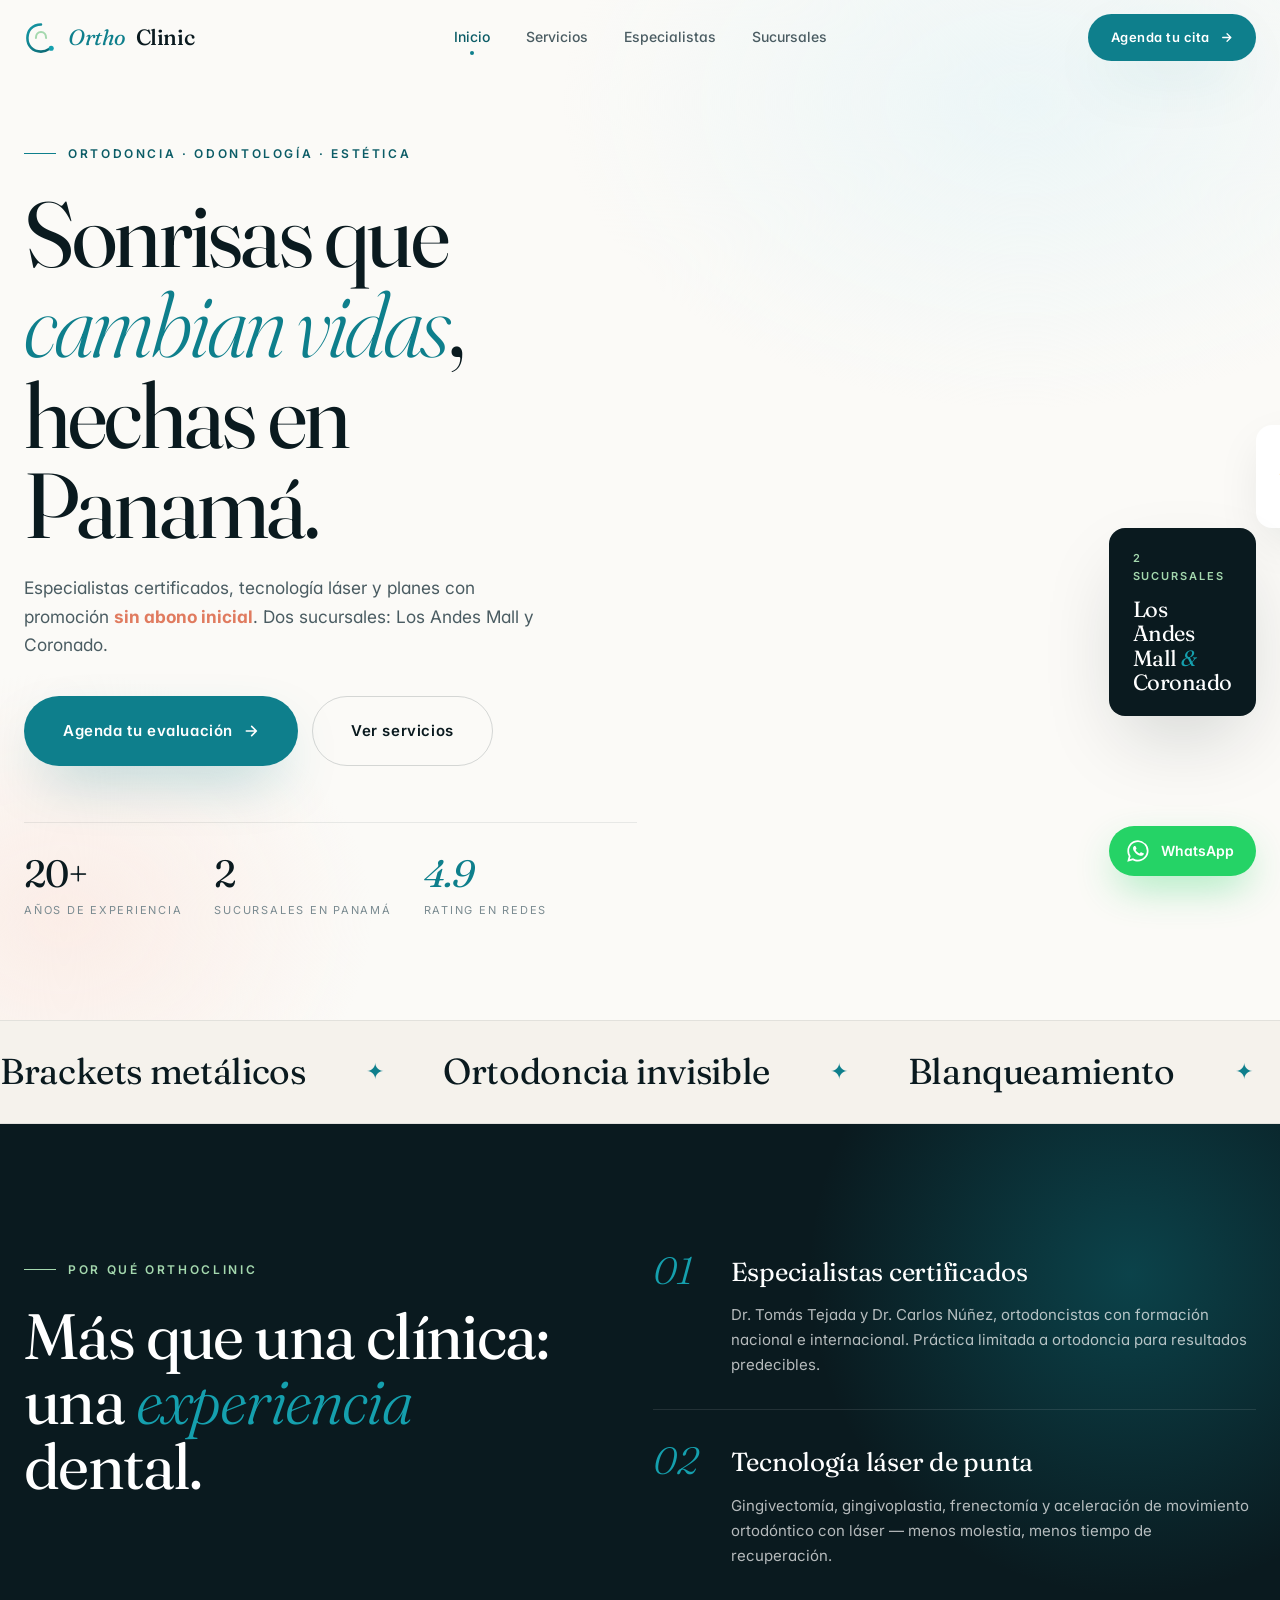
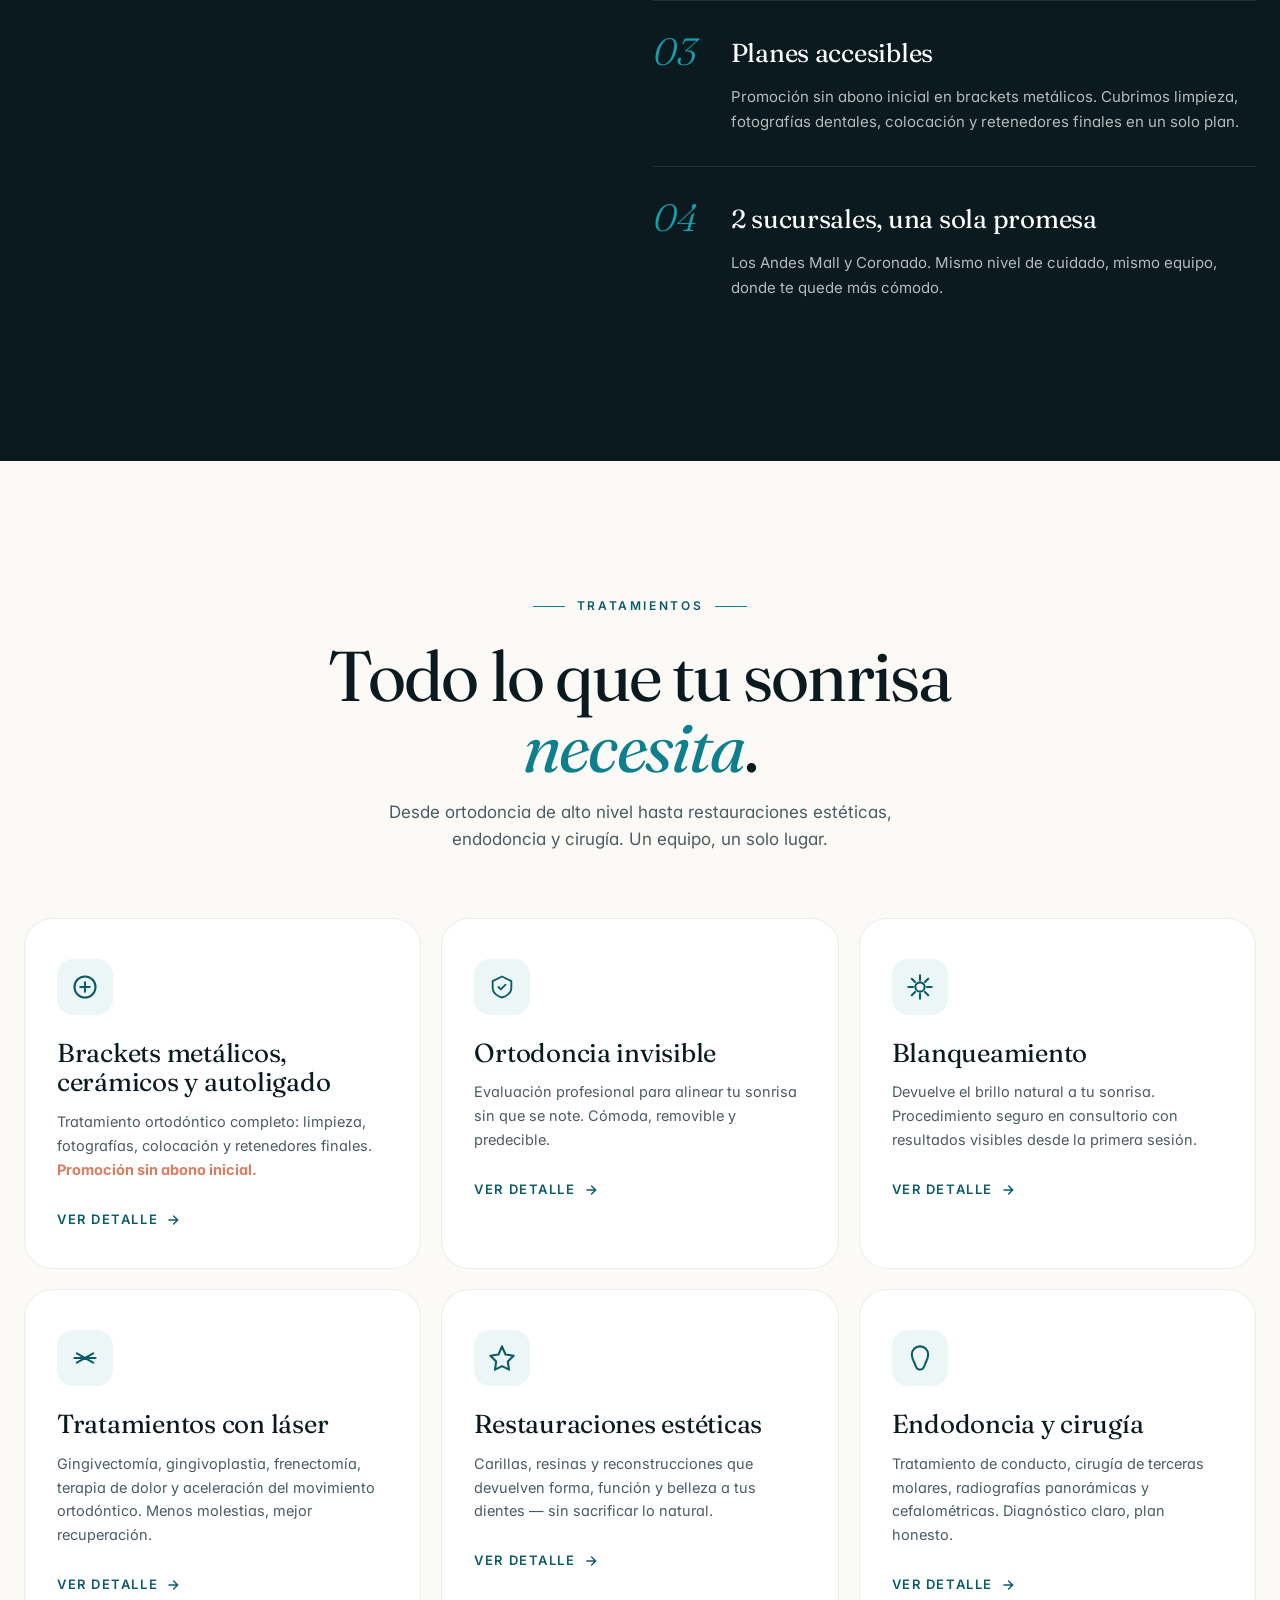
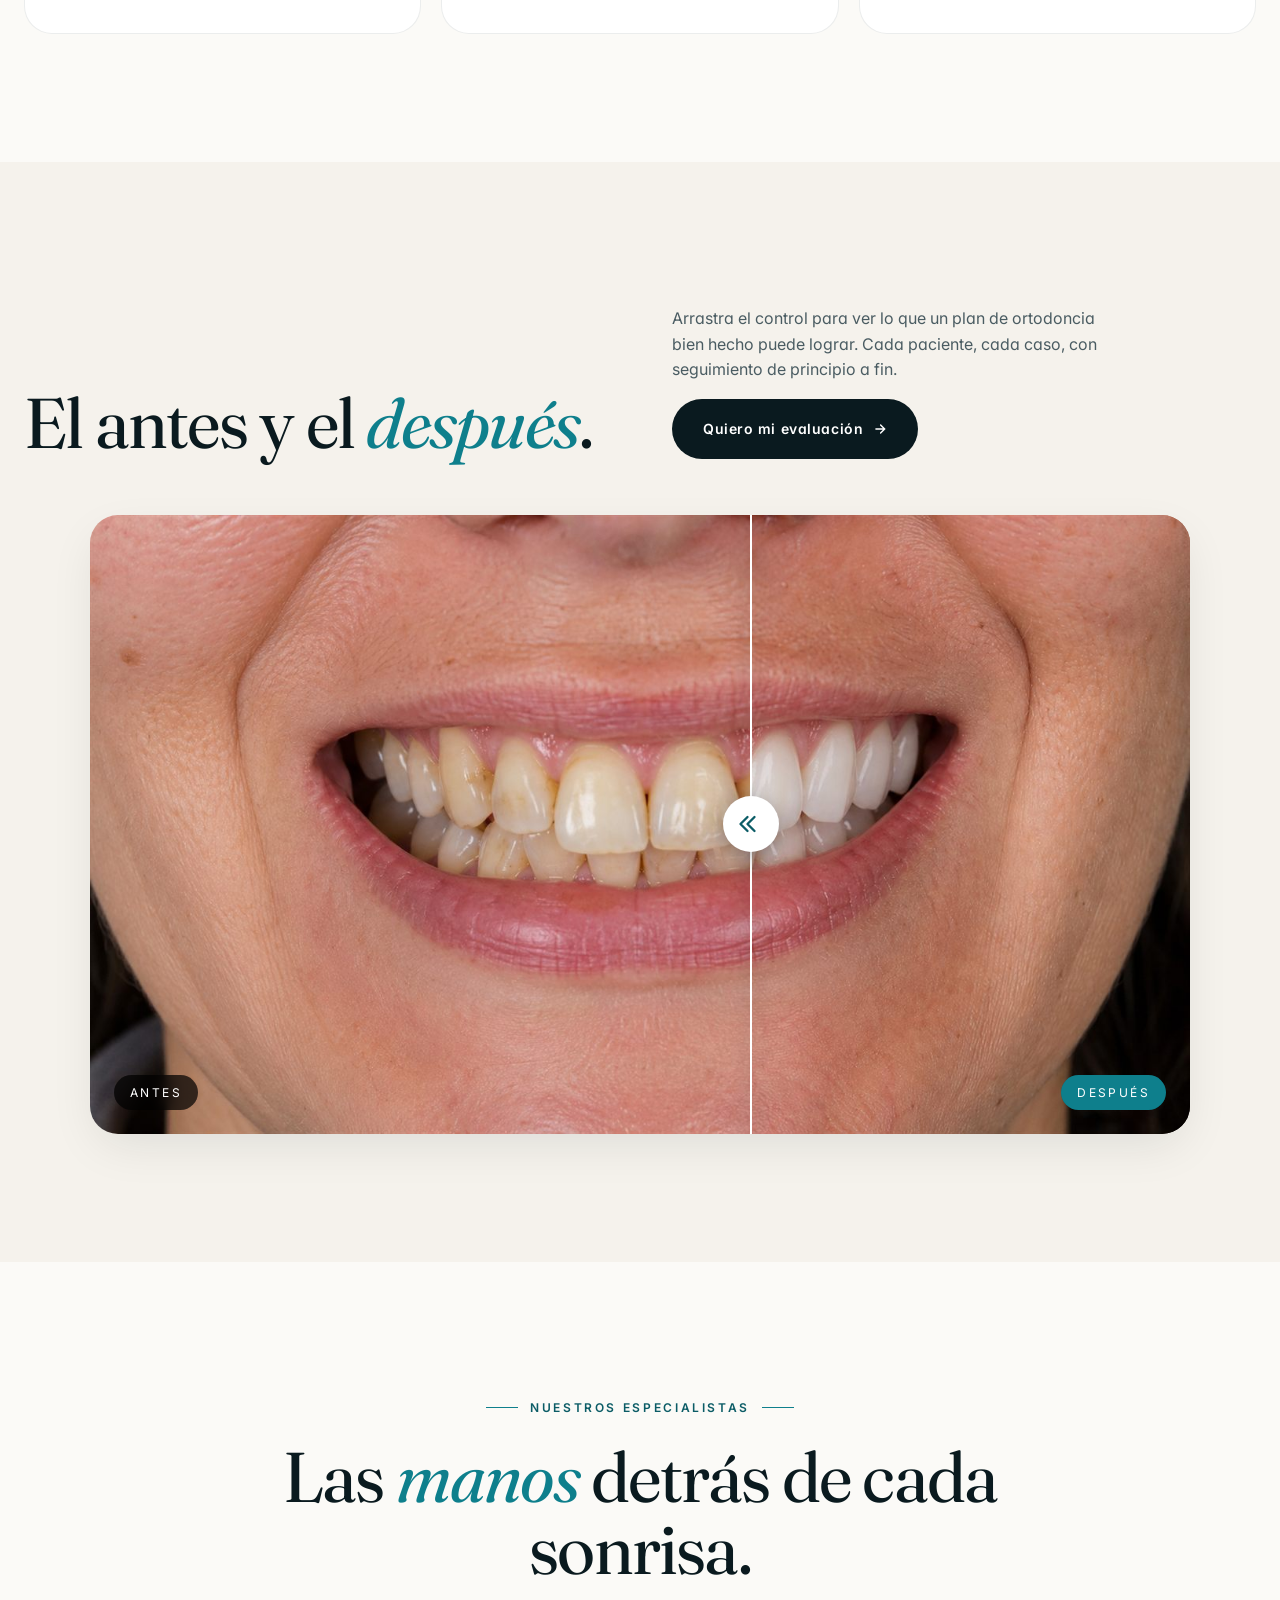
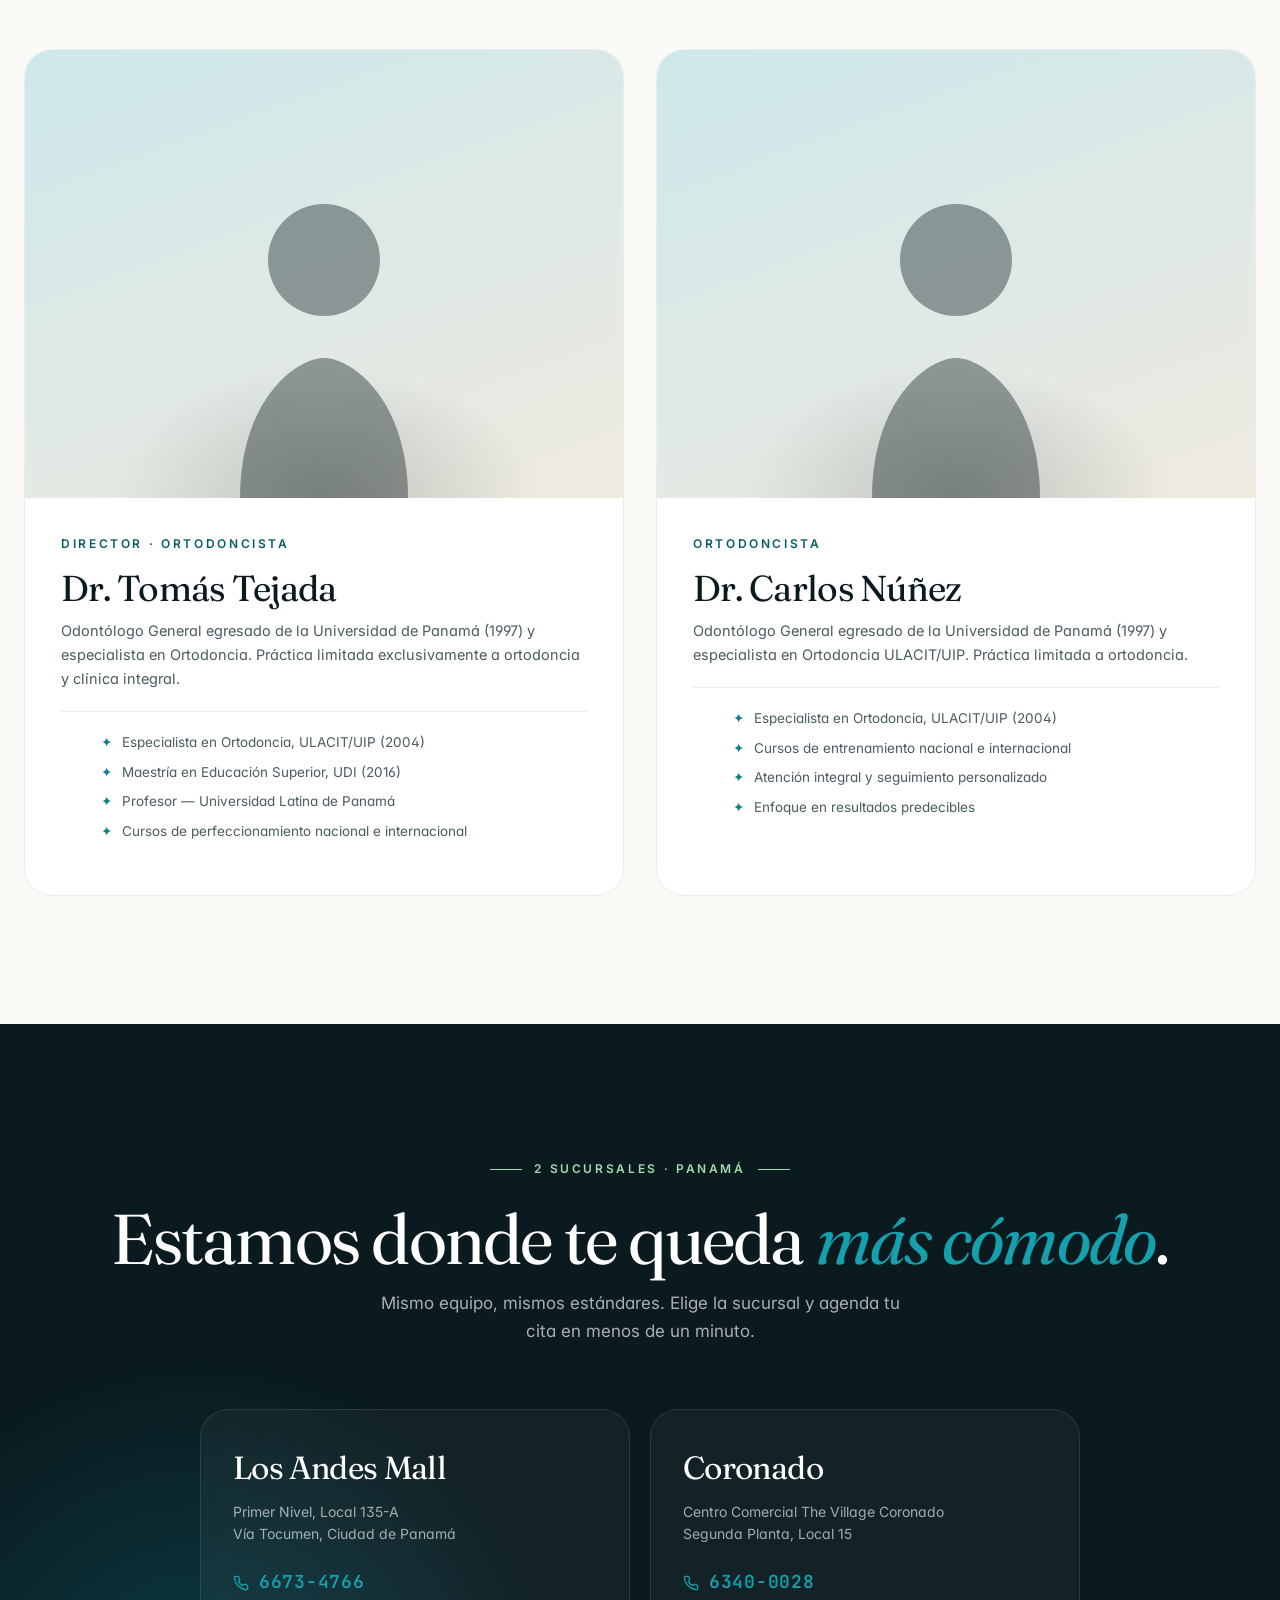
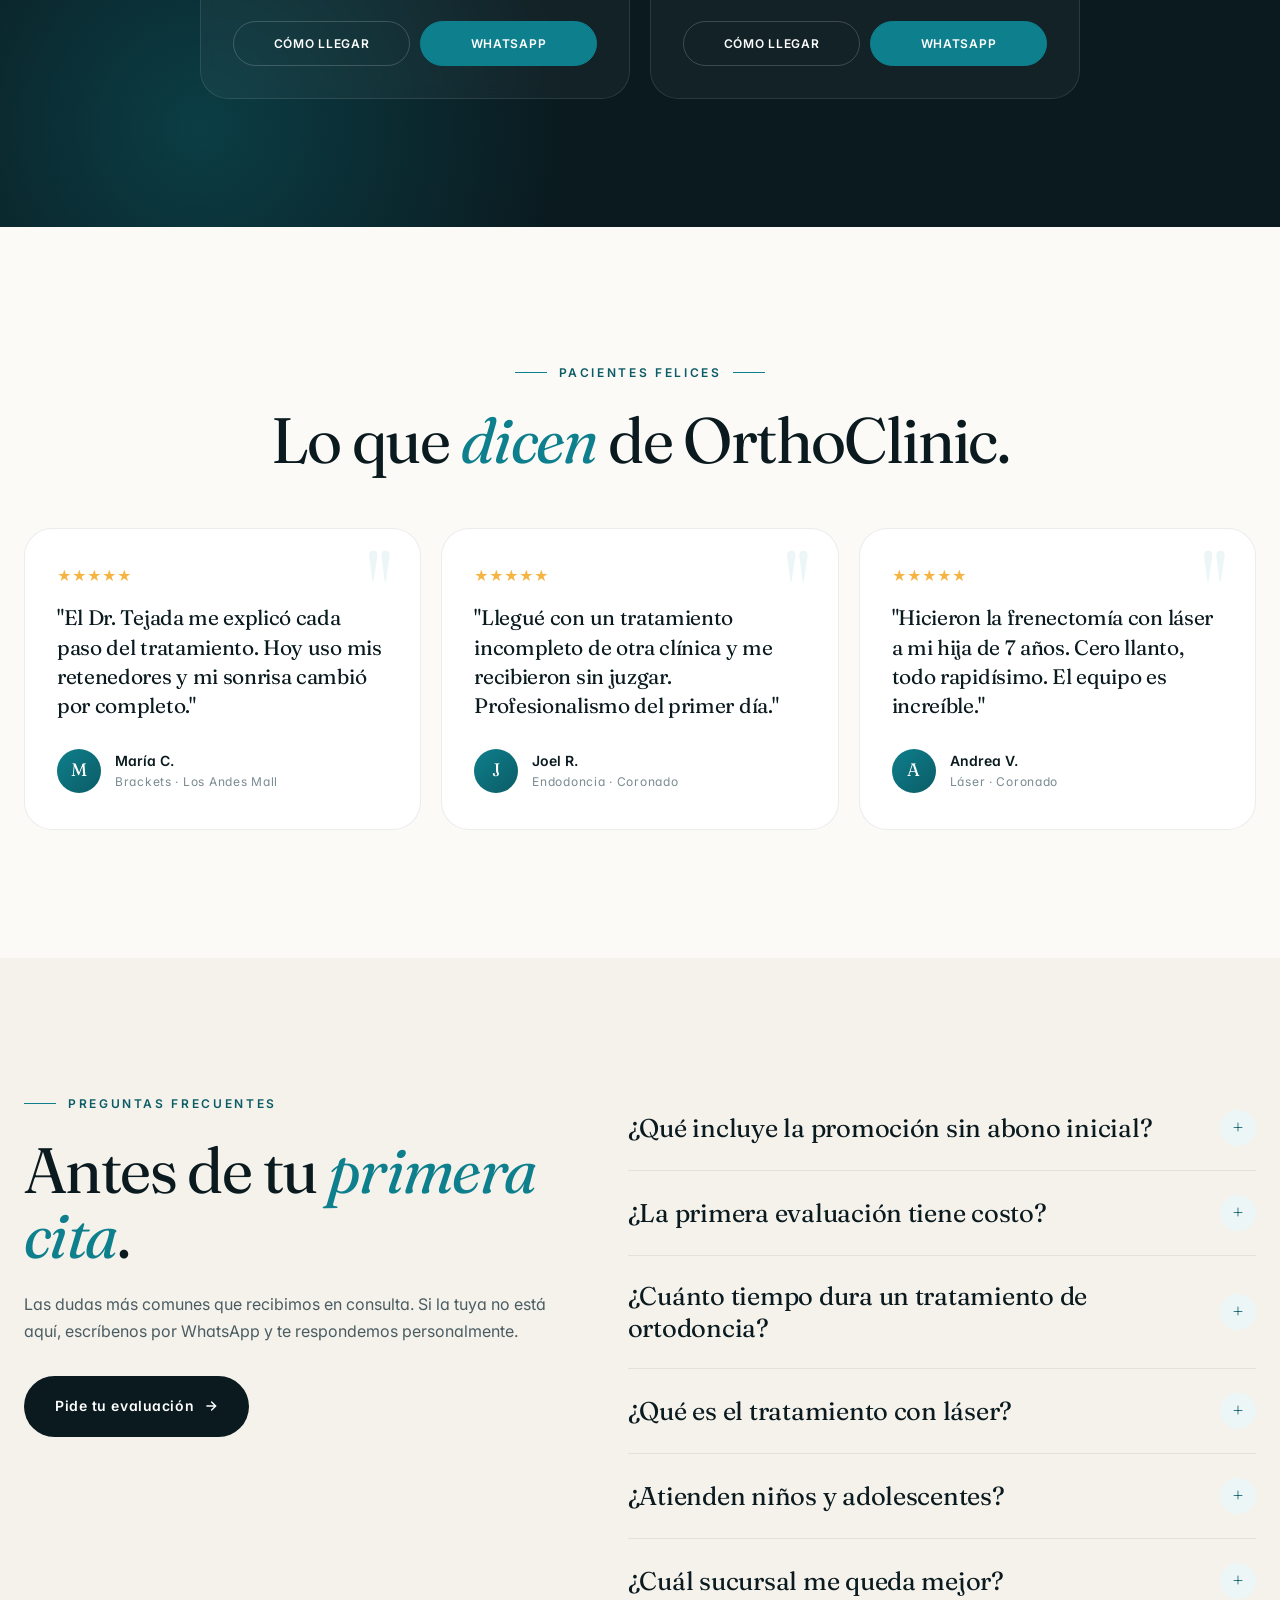
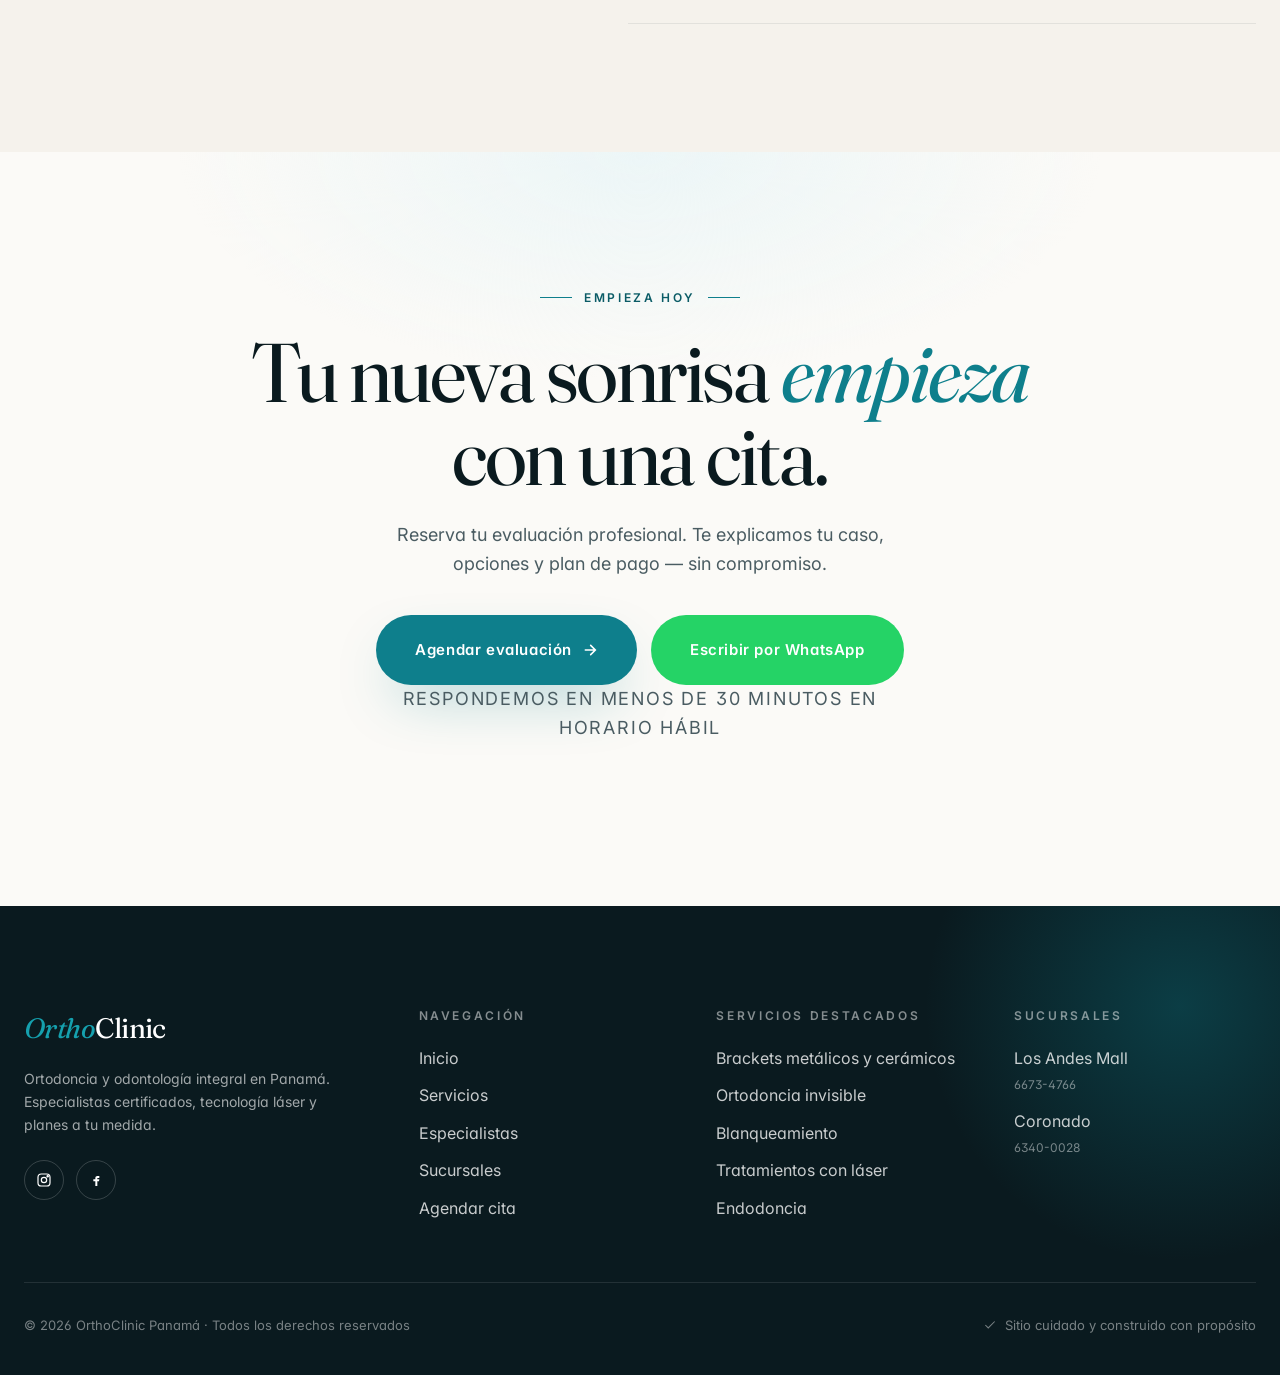
<file: index.html>
<!doctype html>
<html lang="es">
<head>
  <meta charset="utf-8" />
  <meta name="viewport" content="width=device-width, initial-scale=1, viewport-fit=cover" />
  <title>OrthoClinic Panamá — Ortodoncia y odontología premium · 2 sucursales</title>
  <meta name="description" content="Especialistas en ortodoncia, brackets, blanqueamiento y láser dental en Panamá. Sucursales en Los Andes Mall y Coronado. Promoción sin abono inicial." />
  <meta name="theme-color" content="#0E7F8C" />
  <meta property="og:title" content="OrthoClinic — Ortodoncia premium en Panamá" />
  <meta property="og:description" content="Sonrisas que cambian vidas. Brackets, ortodoncia invisible, blanqueamiento y láser. 2 sucursales en Panamá." />
  <meta property="og:type" content="website" />
  <link rel="icon" href="/public/logo-mark.svg" type="image/svg+xml" />
  <link href="/shared/theme.css?v=3" rel="stylesheet" />
  <style>
    /* === HERO === */
    .hero {
      position: relative;
      padding: calc(var(--oc-nav-h) + 60px) 24px 100px;
      overflow: hidden;
      background:
        radial-gradient(60% 50% at 80% 10%, var(--oc-teal-tint) 0%, transparent 60%),
        radial-gradient(40% 40% at 5% 90%, var(--oc-coral-tint) 0%, transparent 60%),
        var(--oc-bg);
    }
    .hero-inner {
      max-width: var(--oc-max);
      margin: 0 auto;
      display: grid;
      grid-template-columns: 1.05fr .95fr;
      gap: 64px;
      align-items: center;
      position: relative;
    }
    .hero-h1 {
      font-family: var(--oc-font-display);
      font-size: clamp(46px, 7.2vw, 108px);
      font-weight: 400;
      line-height: 0.98;
      letter-spacing: -0.03em;
      margin: 26px 0 24px;
      color: var(--oc-ink);
    }
    .hero-h1 em { font-style: italic; color: var(--oc-teal); font-weight: 300; }
    .hero-sub {
      font-size: clamp(16px, 1.35vw, 19px);
      color: var(--oc-ink-mute);
      max-width: 520px;
      line-height: 1.65;
      margin-bottom: 36px;
    }
    .hero-ctas { display: flex; gap: 14px; flex-wrap: wrap; }
    .hero-trust {
      display: flex;
      gap: 32px;
      margin-top: 56px;
      padding-top: 32px;
      border-top: 1px solid var(--oc-line);
      flex-wrap: wrap;
    }
    .hero-trust-item .num {
      font-family: var(--oc-font-display);
      font-size: 38px;
      font-weight: 400;
      color: var(--oc-ink);
      letter-spacing: -0.02em;
      line-height: 1;
    }
    .hero-trust-item .num em { color: var(--oc-teal); font-style: italic; }
    .hero-trust-item .lbl {
      font-size: 11px;
      letter-spacing: 0.16em;
      text-transform: uppercase;
      color: var(--oc-ink-soft);
      margin-top: 8px;
      display: block;
    }

    /* Hero visual — collage de cards */
    .hero-visual {
      position: relative;
      aspect-ratio: 4 / 5;
      max-width: 540px;
      margin-left: auto;
    }
    .hero-photo {
      position: absolute;
      inset: 0;
      border-radius: var(--oc-radius-xl);
      overflow: hidden;
      background:
        linear-gradient(160deg, var(--oc-teal-soft) 0%, var(--oc-bg-warm) 40%, var(--oc-coral-tint) 100%);
      box-shadow: var(--oc-shadow-lg);
    }
    .hero-photo-img {
      position: absolute;
      inset: 0;
      width: 100%;
      height: 100%;
      object-fit: cover;
      object-position: center 55%;
      display: block;
    }
    .hero-photo::after {
      content: '';
      position: absolute;
      inset: 0;
      background:
        linear-gradient(180deg, rgba(255,255,255,0) 50%, rgba(10,26,31,0.18) 100%),
        radial-gradient(60% 40% at 50% 25%, rgba(255,255,255,0.15) 0%, transparent 70%);
      pointer-events: none;
      z-index: 1;
    }
    .hero-photo-sparkle {
      position: absolute;
      top: 8%;
      right: 8%;
      z-index: 2;
      animation: float 5.5s var(--oc-ease) infinite alternate;
      filter: drop-shadow(0 4px 12px rgba(21,160,174,0.4));
    }
    .hero-photo-sparkle-2 {
      top: auto;
      bottom: 26%;
      left: 10%;
      right: auto;
      animation-delay: 1.2s;
      filter: drop-shadow(0 3px 8px rgba(164,216,174,0.4));
    }

    .hero-card-rating {
      position: absolute;
      bottom: 8%;
      left: -10%;
      background: var(--oc-surface);
      padding: 18px 22px;
      border-radius: var(--oc-radius-md);
      box-shadow: var(--oc-shadow-md);
      display: flex;
      align-items: center;
      gap: 14px;
      z-index: 3;
      animation: float 6s var(--oc-ease) infinite alternate;
    }
    .hero-card-rating .stars { color: #F5B544; display: flex; gap: 2px; font-size: 14px; }
    .hero-card-rating .num { font-family: var(--oc-font-display); font-size: 28px; line-height: 1; color: var(--oc-ink); letter-spacing: -0.02em; }
    .hero-card-rating .lbl { font-size: 11px; color: var(--oc-ink-soft); letter-spacing: 0.1em; text-transform: uppercase; margin-top: 4px; }

    .hero-card-locs {
      position: absolute;
      top: 6%;
      right: -12%;
      background: var(--oc-ink);
      color: #fff;
      padding: 22px 24px;
      border-radius: var(--oc-radius-md);
      box-shadow: var(--oc-shadow-lg);
      z-index: 3;
      max-width: 220px;
      animation: float 7s var(--oc-ease) 1s infinite alternate-reverse;
    }
    .hero-card-locs h5 { font-size: 11px; letter-spacing: 0.18em; text-transform: uppercase; color: var(--oc-mint); margin: 0 0 12px; font-weight: 600; }
    .hero-card-locs p { margin: 0; font-family: var(--oc-font-display); font-size: 22px; line-height: 1.1; letter-spacing: -0.02em; }
    .hero-card-locs em { color: var(--oc-teal-bright); font-style: italic; }

    @keyframes float {
      0% { transform: translateY(0); }
      100% { transform: translateY(-14px); }
    }

    /* === MARQUEE BAND === */
    /* uses .oc-marquee from theme */

    /* === PROBLEM/SOLUTION === */
    .promise {
      background: var(--oc-ink);
      color: #fff;
      padding: clamp(80px, 10vw, 140px) 24px;
      position: relative;
      overflow: hidden;
    }
    .promise::before {
      content: '';
      position: absolute;
      top: -200px; right: -200px;
      width: 700px; height: 700px;
      background: radial-gradient(circle, rgba(14,160,174,0.30) 0%, transparent 65%);
      pointer-events: none;
    }
    .promise-inner { max-width: var(--oc-max); margin: 0 auto; position: relative; }
    .promise-grid {
      display: grid;
      grid-template-columns: 1fr 1.1fr;
      gap: 80px;
      align-items: start;
    }
    .promise h2 {
      font-family: var(--oc-font-display);
      font-size: clamp(40px, 5vw, 76px);
      font-weight: 400;
      line-height: 1.02;
      letter-spacing: -0.025em;
      color: #fff;
      margin: 24px 0 0;
    }
    .promise h2 em { color: var(--oc-teal-bright); font-style: italic; font-weight: 300; }
    .promise-list { display: flex; flex-direction: column; gap: 32px; }
    .promise-item {
      display: flex;
      gap: 24px;
      padding-bottom: 32px;
      border-bottom: 1px solid rgba(255,255,255,0.10);
    }
    .promise-item:last-child { border-bottom: none; }
    .promise-num {
      font-family: var(--oc-font-display);
      font-size: 38px;
      color: var(--oc-teal-bright);
      font-style: italic;
      font-weight: 300;
      line-height: 1;
      min-width: 54px;
    }
    .promise-item h3 { font-family: var(--oc-font-display); font-size: 26px; font-weight: 400; letter-spacing: -0.01em; margin: 0 0 10px; color: #fff; }
    .promise-item p { color: rgba(255,255,255,0.70); font-size: 15px; line-height: 1.65; margin: 0; }

    /* === SERVICES === */
    .services-head {
      max-width: 760px;
      margin: 0 auto 64px;
      text-align: center;
    }
    .services-head h2 {
      font-family: var(--oc-font-display);
      font-size: clamp(40px, 5.5vw, 76px);
      font-weight: 400;
      line-height: 1.02;
      letter-spacing: -0.025em;
      margin: 24px 0 16px;
    }
    .services-head h2 em { color: var(--oc-teal); font-style: italic; }
    .services-head p { color: var(--oc-ink-mute); font-size: 17px; max-width: 580px; margin: 0 auto; }

    .services-grid {
      display: grid;
      grid-template-columns: repeat(3, 1fr);
      gap: 20px;
    }
    .service-card {
      position: relative;
      padding: 40px 32px 36px;
      background: var(--oc-surface);
      border: 1px solid var(--oc-line);
      border-radius: var(--oc-radius-lg);
      overflow: hidden;
      transition: transform .5s var(--oc-ease), box-shadow .5s, border-color .35s;
      cursor: pointer;
    }
    .service-card:hover {
      transform: translateY(-8px);
      box-shadow: var(--oc-shadow-md);
      border-color: var(--oc-line-teal);
    }
    .service-card::before {
      content: '';
      position: absolute;
      top: 0; left: 0; right: 0;
      height: 4px;
      background: linear-gradient(90deg, var(--oc-teal), var(--oc-teal-bright), var(--oc-mint));
      transform: scaleX(0);
      transform-origin: left;
      transition: transform .6s var(--oc-ease);
    }
    .service-card:hover::before { transform: scaleX(1); }
    .service-icon {
      width: 56px;
      height: 56px;
      border-radius: var(--oc-radius-md);
      background: var(--oc-teal-tint);
      color: var(--oc-teal-deep);
      display: inline-flex;
      align-items: center;
      justify-content: center;
      margin-bottom: 24px;
      transition: transform .5s var(--oc-ease-spring), background .35s;
    }
    .service-card:hover .service-icon { background: var(--oc-teal); color: #fff; transform: rotate(-6deg) scale(1.08); }
    .service-card h3 { font-family: var(--oc-font-display); font-size: 26px; font-weight: 400; letter-spacing: -0.01em; margin: 0 0 12px; line-height: 1.15; }
    .service-card p { color: var(--oc-ink-mute); font-size: 14.5px; line-height: 1.65; margin: 0 0 24px; }
    .service-card-link {
      font-size: 13px;
      letter-spacing: 0.12em;
      text-transform: uppercase;
      font-weight: 600;
      color: var(--oc-teal-deep);
      display: inline-flex;
      align-items: center;
      gap: 8px;
    }

    /* === BEFORE / AFTER === */
    .ba-section { background: var(--oc-bg-soft); }
    .ba-head {
      display: grid;
      grid-template-columns: 1fr 1fr;
      align-items: end;
      gap: 64px;
      margin-bottom: 56px;
    }
    .ba-head h2 {
      font-family: var(--oc-font-display);
      font-size: clamp(40px, 5.5vw, 80px);
      font-weight: 400;
      line-height: 1.02;
      letter-spacing: -0.025em;
      margin: 24px 0 0;
    }
    .ba-head h2 em { color: var(--oc-teal); font-style: italic; }
    .ba-head p { color: var(--oc-ink-mute); font-size: 16px; max-width: 440px; }

    .ba-slider {
      position: relative;
      aspect-ratio: 16/9;
      border-radius: var(--oc-radius-lg);
      overflow: hidden;
      box-shadow: var(--oc-shadow-md);
      cursor: ew-resize;
      user-select: none;
      max-width: 1100px;
      margin: 0 auto;
    }
    .ba-half {
      position: absolute;
      inset: 0;
      display: flex;
      align-items: center;
      justify-content: center;
    }
    .ba-before { background: #c89684; }
    .ba-after {
      background: #f4ccbe;
      clip-path: inset(0 0 0 50%);
      transition: clip-path .1s linear;
    }
    .ba-half img.ba-smile {
      width: 100%;
      height: 100%;
      object-fit: cover;
      object-position: center;
      display: block;
    }
    .ba-handle {
      position: absolute;
      top: 0; bottom: 0;
      left: 50%;
      width: 2px;
      background: #fff;
      box-shadow: 0 0 20px rgba(0,0,0,0.4);
      pointer-events: none;
    }
    .ba-handle::after {
      content: '';
      position: absolute;
      top: 50%;
      left: 50%;
      transform: translate(-50%, -50%);
      width: 56px;
      height: 56px;
      border-radius: 50%;
      background: #fff;
      box-shadow: 0 6px 20px rgba(0,0,0,0.25);
      background-image: url("data:image/svg+xml,%3Csvg xmlns='http://www.w3.org/2000/svg' width='24' height='24' viewBox='0 0 24 24' fill='none' stroke='%230B5C66' stroke-width='2' stroke-linecap='round' stroke-linejoin='round'%3E%3Cpath d='M15 18l-6-6 6-6M9 18l-6-6 6-6'/%3E%3C/svg%3E");
      background-repeat: no-repeat;
      background-position: center;
      background-size: 28px;
    }
    .ba-label {
      position: absolute;
      bottom: 24px;
      padding: 8px 16px;
      background: rgba(0,0,0,0.7);
      color: #fff;
      font-size: 12px;
      letter-spacing: 0.2em;
      text-transform: uppercase;
      border-radius: var(--oc-radius-pill);
      backdrop-filter: blur(8px);
    }
    .ba-label-before { left: 24px; }
    .ba-label-after { right: 24px; background: var(--oc-teal); }
    .ba-smile { width: 100%; height: 100%; }

    /* === SPECIALISTS === */
    .specs-grid {
      display: grid;
      grid-template-columns: 1fr 1fr;
      gap: 32px;
    }
    .spec-card {
      background: var(--oc-surface);
      border-radius: var(--oc-radius-lg);
      overflow: hidden;
      border: 1px solid var(--oc-line);
      transition: transform .5s var(--oc-ease), box-shadow .5s;
    }
    .spec-card:hover { transform: translateY(-6px); box-shadow: var(--oc-shadow-md); }
    .spec-photo {
      aspect-ratio: 4/3;
      background: linear-gradient(160deg, var(--oc-teal-soft) 0%, var(--oc-bg-warm) 100%);
      position: relative;
      display: flex;
      align-items: flex-end;
      justify-content: center;
      overflow: hidden;
    }
    .spec-photo::before {
      content: '';
      position: absolute;
      inset: 0;
      background:
        radial-gradient(60% 50% at 50% 100%, var(--oc-ink) 0%, transparent 60%);
      opacity: 0.18;
    }
    .spec-silhouette {
      width: 60%;
      max-width: 280px;
      color: rgba(10,26,31,0.40);
      position: relative;
      z-index: 1;
    }
    .spec-body { padding: 32px 36px 36px; }
    .spec-eyebrow {
      font-size: 12px;
      letter-spacing: 0.22em;
      text-transform: uppercase;
      color: var(--oc-teal-deep);
      font-weight: 600;
    }
    .spec-name { font-family: var(--oc-font-display); font-size: 36px; font-weight: 400; letter-spacing: -0.02em; margin: 14px 0 12px; line-height: 1.05; }
    .spec-bio { color: var(--oc-ink-mute); font-size: 14.5px; line-height: 1.65; margin: 0 0 20px; }
    .spec-creds { display: flex; flex-direction: column; gap: 8px; padding-top: 20px; border-top: 1px solid var(--oc-line); }
    .spec-creds li {
      display: flex;
      gap: 10px;
      color: var(--oc-ink-mute);
      font-size: 13.5px;
      list-style: none;
    }
    .spec-creds li::before { content: '✦'; color: var(--oc-teal); }

    /* === LOCATIONS === */
    .locs-section {
      background: var(--oc-ink);
      color: #fff;
      position: relative;
      overflow: hidden;
    }
    .locs-section::before {
      content: '';
      position: absolute;
      bottom: -300px; left: -200px;
      width: 800px; height: 800px;
      background: radial-gradient(circle, rgba(14,127,140,0.35) 0%, transparent 65%);
      pointer-events: none;
    }
    .locs-inner { max-width: var(--oc-max); margin: 0 auto; position: relative; padding: clamp(80px, 10vw, 140px) 24px; }
    .locs-head { text-align: center; margin-bottom: 64px; }
    .locs-head h2 {
      font-family: var(--oc-font-display);
      font-size: clamp(40px, 5.5vw, 80px);
      font-weight: 400;
      letter-spacing: -0.025em;
      line-height: 1.02;
      color: #fff;
      margin: 24px 0 16px;
    }
    .locs-head h2 em { color: var(--oc-teal-bright); font-style: italic; }
    .locs-head p { color: rgba(255,255,255,0.65); max-width: 540px; margin: 0 auto; font-size: 17px; }

    .locs-grid {
      display: grid;
      grid-template-columns: repeat(2, 1fr);
      gap: 20px;
      max-width: 880px;
      margin: 0 auto;
    }
    .loc-card {
      background: rgba(255,255,255,0.04);
      border: 1px solid rgba(255,255,255,0.10);
      border-radius: var(--oc-radius-lg);
      padding: 32px;
      transition: background .4s var(--oc-ease), border-color .4s, transform .4s;
      backdrop-filter: blur(8px);
    }
    .loc-card:hover {
      background: rgba(255,255,255,0.07);
      border-color: rgba(20,160,174,0.40);
      transform: translateY(-6px);
    }
    .loc-name {
      font-family: var(--oc-font-display);
      font-size: 32px;
      font-weight: 400;
      letter-spacing: -0.02em;
      color: #fff;
      margin: 0 0 8px;
    }
    .loc-addr { color: rgba(255,255,255,0.62); font-size: 14px; line-height: 1.55; margin: 0 0 24px; }
    .loc-phone {
      display: inline-flex;
      align-items: center;
      gap: 10px;
      color: var(--oc-teal-bright);
      font-family: var(--oc-font-mono);
      font-size: 18px;
      font-weight: 600;
      letter-spacing: 0.04em;
      margin-bottom: 24px;
    }
    .loc-actions { display: flex; gap: 10px; flex-wrap: wrap; }
    .loc-actions a {
      flex: 1;
      min-width: 110px;
      padding: 12px 16px;
      text-align: center;
      border-radius: var(--oc-radius-pill);
      font-size: 12px;
      font-weight: 600;
      letter-spacing: 0.06em;
      text-transform: uppercase;
      transition: background .3s, color .3s, border-color .3s;
      border: 1px solid;
    }
    .loc-actions .loc-map {
      background: transparent;
      color: #fff;
      border-color: rgba(255,255,255,0.18);
    }
    .loc-actions .loc-map:hover { background: #fff; color: var(--oc-ink); border-color: #fff; }
    .loc-actions .loc-wa {
      background: var(--oc-teal);
      color: #fff;
      border-color: var(--oc-teal);
    }
    .loc-actions .loc-wa:hover { background: var(--oc-teal-bright); border-color: var(--oc-teal-bright); }

    /* === TESTIMONIALS === */
    .test-section { background: var(--oc-bg); }
    .test-head { text-align: center; margin-bottom: 56px; }
    .test-head h2 {
      font-family: var(--oc-font-display);
      font-size: clamp(40px, 5vw, 72px);
      font-weight: 400;
      letter-spacing: -0.025em;
      line-height: 1.02;
      margin: 24px 0 0;
    }
    .test-head h2 em { color: var(--oc-teal); font-style: italic; }
    .test-grid {
      display: grid;
      grid-template-columns: repeat(3, 1fr);
      gap: 20px;
    }
    .test-card {
      background: var(--oc-surface);
      border-radius: var(--oc-radius-lg);
      padding: 36px 32px;
      border: 1px solid var(--oc-line);
      transition: transform .5s var(--oc-ease), box-shadow .5s;
      position: relative;
    }
    .test-card:hover { transform: translateY(-4px); box-shadow: var(--oc-shadow-md); }
    .test-card::before {
      content: '"';
      position: absolute;
      top: 14px;
      right: 28px;
      font-family: var(--oc-font-display);
      font-size: 96px;
      line-height: 1;
      color: var(--oc-teal-tint);
    }
    .test-stars { color: #F5B544; display: flex; gap: 2px; font-size: 14px; margin-bottom: 16px; }
    .test-body {
      font-family: var(--oc-font-display);
      font-size: 21px;
      font-weight: 400;
      line-height: 1.4;
      letter-spacing: -0.015em;
      color: var(--oc-ink);
      margin: 0 0 28px;
    }
    .test-meta { display: flex; align-items: center; gap: 14px; }
    .test-avatar {
      width: 44px;
      height: 44px;
      border-radius: 50%;
      background: linear-gradient(135deg, var(--oc-teal), var(--oc-teal-deep));
      color: #fff;
      display: inline-flex;
      align-items: center;
      justify-content: center;
      font-family: var(--oc-font-display);
      font-size: 18px;
      font-weight: 400;
    }
    .test-name { font-weight: 600; font-size: 14px; color: var(--oc-ink); }
    .test-when { font-size: 12px; color: var(--oc-ink-soft); letter-spacing: 0.06em; }

    /* === FAQ === */
    .faq-section { background: var(--oc-bg-soft); }
    .faq-grid {
      display: grid;
      grid-template-columns: 1fr 1.2fr;
      gap: 80px;
      align-items: start;
    }
    .faq-grid > div h2 {
      font-family: var(--oc-font-display);
      font-size: clamp(40px, 5vw, 72px);
      font-weight: 400;
      letter-spacing: -0.025em;
      line-height: 1.02;
      margin: 24px 0 24px;
    }
    .faq-grid > div h2 em { color: var(--oc-teal); font-style: italic; }
    .faq-grid > div p { color: var(--oc-ink-mute); font-size: 16px; line-height: 1.65; margin: 0 0 32px; }
    .faq-list { display: flex; flex-direction: column; gap: 0; }
    .faq-item {
      border-bottom: 1px solid var(--oc-line);
      padding: 24px 0;
      cursor: pointer;
    }
    .faq-item summary {
      list-style: none;
      display: flex;
      justify-content: space-between;
      align-items: center;
      gap: 24px;
      font-family: var(--oc-font-display);
      font-size: clamp(20px, 2vw, 26px);
      font-weight: 400;
      letter-spacing: -0.01em;
      line-height: 1.25;
      color: var(--oc-ink);
      cursor: pointer;
    }
    .faq-item summary::-webkit-details-marker { display: none; }
    .faq-item summary::after {
      content: '+';
      flex-shrink: 0;
      width: 36px;
      height: 36px;
      border-radius: 50%;
      background: var(--oc-teal-tint);
      color: var(--oc-teal-deep);
      display: inline-flex;
      align-items: center;
      justify-content: center;
      font-size: 22px;
      font-weight: 300;
      transition: transform .4s var(--oc-ease), background .3s;
    }
    .faq-item[open] summary::after { content: '−'; background: var(--oc-teal); color: #fff; transform: rotate(180deg); }
    .faq-item p {
      margin: 18px 0 0;
      color: var(--oc-ink-mute);
      font-size: 15px;
      line-height: 1.7;
      max-width: 640px;
    }

    /* === FINAL CTA === */
    .cta-section {
      padding: clamp(80px, 10vw, 140px) 24px;
      background:
        radial-gradient(60% 50% at 50% 0%, var(--oc-teal-tint) 0%, transparent 60%),
        var(--oc-bg);
      text-align: center;
    }
    .cta-inner { max-width: 800px; margin: 0 auto; }
    .cta-inner h2 {
      font-family: var(--oc-font-display);
      font-size: clamp(46px, 6.5vw, 96px);
      font-weight: 400;
      letter-spacing: -0.03em;
      line-height: 1.0;
      margin: 24px 0 24px;
    }
    .cta-inner h2 em { color: var(--oc-teal); font-style: italic; }
    .cta-inner p { color: var(--oc-ink-mute); font-size: 18px; max-width: 540px; margin: 0 auto 36px; line-height: 1.6; }
    .cta-ctas { display: inline-flex; gap: 14px; flex-wrap: wrap; justify-content: center; }
    .cta-fine { margin-top: 32px; font-size: 12px; color: var(--oc-ink-soft); letter-spacing: 0.1em; text-transform: uppercase; }

    /* === RESPONSIVE === */
    /* Laptops y pantallas medianas — traer las cards flotantes hacia adentro para que no se salgan del viewport */
    @media (max-width: 1400px) {
      .hero-card-rating { left: 4%; bottom: 6%; }
      .hero-card-locs   { right: 4%; top: 4%; }
    }
    @media (max-width: 980px) {
      .hero-inner { grid-template-columns: 1fr; gap: 40px; }
      .hero-visual { max-width: 420px; margin: 0 auto; }
      .promise-grid, .ba-head, .faq-grid { grid-template-columns: 1fr; gap: 40px; }
      .services-grid, .locs-grid, .test-grid, .specs-grid { grid-template-columns: 1fr; }
    }
    @media (min-width: 640px) and (max-width: 980px) {
      .services-grid, .test-grid { grid-template-columns: 1fr 1fr; }
    }
  </style>
</head>
<body>

  <section class="hero">
    <div class="hero-inner">
      <div>
        <span class="oc-eyebrow" data-reveal>Ortodoncia · Odontología · Estética</span>
        <h1 class="hero-h1" data-reveal data-reveal-delay="1">
          Sonrisas que <em>cambian vidas</em>, hechas en Panamá.
        </h1>
        <p class="hero-sub" data-reveal data-reveal-delay="2">
          Especialistas certificados, tecnología láser y planes con promoción <strong style="color: var(--oc-coral);">sin abono inicial</strong>. Dos sucursales: Los Andes Mall y Coronado.
        </p>
        <div class="hero-ctas" data-reveal data-reveal-delay="3">
          <a class="oc-btn oc-btn-teal oc-btn-lg" href="/agenda">
            Agenda tu evaluación
            <svg width="16" height="16" viewBox="0 0 24 24" fill="none" stroke="currentColor" stroke-width="2.4" stroke-linecap="round" stroke-linejoin="round"><path d="M5 12h14M13 5l7 7-7 7"/></svg>
          </a>
          <a class="oc-btn oc-btn-outline oc-btn-lg" href="/servicios">Ver servicios</a>
        </div>

        <div class="hero-trust" data-reveal data-reveal-delay="4">
          <div class="hero-trust-item">
            <span class="num"><span data-count="20" data-suffix="+">0</span></span>
            <span class="lbl">Años de experiencia</span>
          </div>
          <div class="hero-trust-item">
            <span class="num"><span data-count="2" data-suffix="">0</span></span>
            <span class="lbl">Sucursales en Panamá</span>
          </div>
          <div class="hero-trust-item">
            <span class="num"><em><span data-count="4.9" data-suffix="">0</span></em></span>
            <span class="lbl">Rating en redes</span>
          </div>
        </div>
      </div>

      <div class="hero-visual" data-reveal data-reveal-delay="2">
        <div class="hero-photo">
          <img class="hero-photo-img" src="/public/smile-after.jpg" alt="Paciente sonriendo después del tratamiento ortodóntico en OrthoClinic" fetchpriority="high" decoding="async" />
          <div class="hero-photo-sparkle">
            <svg width="48" height="48" viewBox="0 0 48 48" fill="none" aria-hidden="true">
              <path d="M24 4 L28 20 L44 24 L28 28 L24 44 L20 28 L4 24 L20 20 Z" fill="#15A0AE"/>
            </svg>
          </div>
          <div class="hero-photo-sparkle hero-photo-sparkle-2">
            <svg width="28" height="28" viewBox="0 0 28 28" fill="none" aria-hidden="true">
              <path d="M14 2 L16 12 L26 14 L16 16 L14 26 L12 16 L2 14 L12 12 Z" fill="#A4D8AE"/>
            </svg>
          </div>
        </div>

        <div class="hero-card-rating">
          <div class="stars">★★★★★</div>
          <div>
            <div class="num">4.9</div>
            <div class="lbl">344 reseñas</div>
          </div>
        </div>

        <div class="hero-card-locs">
          <h5>2 sucursales</h5>
          <p>Los Andes Mall <em>&</em> Coronado</p>
        </div>
      </div>
    </div>
  </section>

  <div class="oc-marquee" aria-hidden="true">
    <div class="oc-marquee-track">
      <span>Brackets metálicos</span>
      <span>Ortodoncia invisible</span>
      <span>Blanqueamiento</span>
      <span>Láser dental</span>
      <span>Endodoncia</span>
      <span>Limpieza profunda</span>
      <span>Brackets metálicos</span>
      <span>Ortodoncia invisible</span>
      <span>Blanqueamiento</span>
      <span>Láser dental</span>
      <span>Endodoncia</span>
      <span>Limpieza profunda</span>
    </div>
  </div>

  <section class="promise oc-section">
    <div class="promise-inner">
      <div class="promise-grid">
        <div>
          <span class="oc-eyebrow is-light" data-reveal>Por qué OrthoClinic</span>
          <h2 data-reveal data-reveal-delay="1">
            Más que una clínica:<br>una <em>experiencia</em> dental.
          </h2>
        </div>
        <div class="promise-list">
          <div class="promise-item" data-reveal data-reveal-delay="2">
            <div class="promise-num">01</div>
            <div>
              <h3>Especialistas certificados</h3>
              <p>Dr. Tomás Tejada y Dr. Carlos Núñez, ortodoncistas con formación nacional e internacional. Práctica limitada a ortodoncia para resultados predecibles.</p>
            </div>
          </div>
          <div class="promise-item" data-reveal data-reveal-delay="3">
            <div class="promise-num">02</div>
            <div>
              <h3>Tecnología láser de punta</h3>
              <p>Gingivectomía, gingivoplastia, frenectomía y aceleración de movimiento ortodóntico con láser — menos molestia, menos tiempo de recuperación.</p>
            </div>
          </div>
          <div class="promise-item" data-reveal data-reveal-delay="4">
            <div class="promise-num">03</div>
            <div>
              <h3>Planes accesibles</h3>
              <p>Promoción sin abono inicial en brackets metálicos. Cubrimos limpieza, fotografías dentales, colocación y retenedores finales en un solo plan.</p>
            </div>
          </div>
          <div class="promise-item" data-reveal data-reveal-delay="5">
            <div class="promise-num">04</div>
            <div>
              <h3>2 sucursales, una sola promesa</h3>
              <p>Los Andes Mall y Coronado. Mismo nivel de cuidado, mismo equipo, donde te quede más cómodo.</p>
            </div>
          </div>
        </div>
      </div>
    </div>
  </section>

  <section class="oc-section">
    <div class="oc-container">
      <div class="services-head">
        <span class="oc-eyebrow is-center" data-reveal>Tratamientos</span>
        <h2 data-reveal data-reveal-delay="1">Todo lo que tu sonrisa <em>necesita</em>.</h2>
        <p data-reveal data-reveal-delay="2">Desde ortodoncia de alto nivel hasta restauraciones estéticas, endodoncia y cirugía. Un equipo, un solo lugar.</p>
      </div>

      <div class="services-grid">
        <a class="service-card" href="/servicios#brackets" data-reveal>
          <div class="service-icon">
            <svg width="28" height="28" viewBox="0 0 24 24" fill="none" stroke="currentColor" stroke-width="1.8" stroke-linecap="round" stroke-linejoin="round"><path d="M3 12c0-5 4-9 9-9s9 4 9 9-4 9-9 9-9-4-9-9z"/><path d="M8 12h8M12 8v8"/></svg>
          </div>
          <h3>Brackets metálicos, cerámicos y autoligado</h3>
          <p>Tratamiento ortodóntico completo: limpieza, fotografías, colocación y retenedores finales. <strong style="color:var(--oc-coral);">Promoción sin abono inicial.</strong></p>
          <span class="service-card-link">Ver detalle <svg width="14" height="14" viewBox="0 0 24 24" fill="none" stroke="currentColor" stroke-width="2.4" stroke-linecap="round"><path d="M5 12h14M13 5l7 7-7 7"/></svg></span>
        </a>

        <a class="service-card" href="/servicios#invisible" data-reveal data-reveal-delay="1">
          <div class="service-icon">
            <svg width="28" height="28" viewBox="0 0 24 24" fill="none" stroke="currentColor" stroke-width="1.6" stroke-linecap="round" stroke-linejoin="round"><path d="M12 3l8 4v6c0 4-4 7-8 8-4-1-8-4-8-8V7l8-4z"/><path d="M9 12l2 2 4-4"/></svg>
          </div>
          <h3>Ortodoncia invisible</h3>
          <p>Evaluación profesional para alinear tu sonrisa sin que se note. Cómoda, removible y predecible.</p>
          <span class="service-card-link">Ver detalle <svg width="14" height="14" viewBox="0 0 24 24" fill="none" stroke="currentColor" stroke-width="2.4" stroke-linecap="round"><path d="M5 12h14M13 5l7 7-7 7"/></svg></span>
        </a>

        <a class="service-card" href="/servicios#blanqueamiento" data-reveal data-reveal-delay="2">
          <div class="service-icon">
            <svg width="28" height="28" viewBox="0 0 24 24" fill="none" stroke="currentColor" stroke-width="1.8" stroke-linecap="round" stroke-linejoin="round"><path d="M12 2v4M12 18v4M4.93 4.93l2.83 2.83M16.24 16.24l2.83 2.83M2 12h4M18 12h4M4.93 19.07l2.83-2.83M16.24 7.76l2.83-2.83"/><circle cx="12" cy="12" r="4"/></svg>
          </div>
          <h3>Blanqueamiento</h3>
          <p>Devuelve el brillo natural a tu sonrisa. Procedimiento seguro en consultorio con resultados visibles desde la primera sesión.</p>
          <span class="service-card-link">Ver detalle <svg width="14" height="14" viewBox="0 0 24 24" fill="none" stroke="currentColor" stroke-width="2.4" stroke-linecap="round"><path d="M5 12h14M13 5l7 7-7 7"/></svg></span>
        </a>

        <a class="service-card" href="/servicios#laser" data-reveal>
          <div class="service-icon">
            <svg width="28" height="28" viewBox="0 0 24 24" fill="none" stroke="currentColor" stroke-width="1.8" stroke-linecap="round" stroke-linejoin="round"><path d="M3 12L21 12M5 8l14 8M5 16l14-8"/></svg>
          </div>
          <h3>Tratamientos con láser</h3>
          <p>Gingivectomía, gingivoplastia, frenectomía, terapia de dolor y aceleración del movimiento ortodóntico. Menos molestias, mejor recuperación.</p>
          <span class="service-card-link">Ver detalle <svg width="14" height="14" viewBox="0 0 24 24" fill="none" stroke="currentColor" stroke-width="2.4" stroke-linecap="round"><path d="M5 12h14M13 5l7 7-7 7"/></svg></span>
        </a>

        <a class="service-card" href="/servicios#estetica" data-reveal data-reveal-delay="1">
          <div class="service-icon">
            <svg width="28" height="28" viewBox="0 0 24 24" fill="none" stroke="currentColor" stroke-width="1.8" stroke-linecap="round" stroke-linejoin="round"><path d="M12 2l3 7 7 1-5 5 1 7-6-3-6 3 1-7-5-5 7-1z"/></svg>
          </div>
          <h3>Restauraciones estéticas</h3>
          <p>Carillas, resinas y reconstrucciones que devuelven forma, función y belleza a tus dientes — sin sacrificar lo natural.</p>
          <span class="service-card-link">Ver detalle <svg width="14" height="14" viewBox="0 0 24 24" fill="none" stroke="currentColor" stroke-width="2.4" stroke-linecap="round"><path d="M5 12h14M13 5l7 7-7 7"/></svg></span>
        </a>

        <a class="service-card" href="/servicios#endodoncia" data-reveal data-reveal-delay="2">
          <div class="service-icon">
            <svg width="28" height="28" viewBox="0 0 24 24" fill="none" stroke="currentColor" stroke-width="1.8" stroke-linecap="round" stroke-linejoin="round"><path d="M12 2C8 2 5 5 5 9c0 4 2 6 3 9 .5 1.5 1 4 4 4s3.5-2.5 4-4c1-3 3-5 3-9 0-4-3-7-7-7z"/></svg>
          </div>
          <h3>Endodoncia y cirugía</h3>
          <p>Tratamiento de conducto, cirugía de terceras molares, radiografías panorámicas y cefalométricas. Diagnóstico claro, plan honesto.</p>
          <span class="service-card-link">Ver detalle <svg width="14" height="14" viewBox="0 0 24 24" fill="none" stroke="currentColor" stroke-width="2.4" stroke-linecap="round"><path d="M5 12h14M13 5l7 7-7 7"/></svg></span>
        </a>
      </div>
    </div>
  </section>

  <section class="oc-section ba-section">
    <div class="oc-container">
      <div class="ba-head">
        <div>
          <span class="oc-eyebrow" data-reveal>Resultados reales</span>
          <h2 data-reveal data-reveal-delay="1">El antes y el <em>después</em>.</h2>
        </div>
        <div>
          <p data-reveal data-reveal-delay="2">
            Arrastra el control para ver lo que un plan de ortodoncia bien hecho puede lograr. Cada paciente, cada caso, con seguimiento de principio a fin.
          </p>
          <a class="oc-btn oc-btn-ink" href="/agenda" data-reveal data-reveal-delay="3">
            Quiero mi evaluación
            <svg width="14" height="14" viewBox="0 0 24 24" fill="none" stroke="currentColor" stroke-width="2.4" stroke-linecap="round"><path d="M5 12h14M13 5l7 7-7 7"/></svg>
          </a>
        </div>
      </div>

      <div class="ba-slider" id="baSlider" data-reveal>
        <div class="ba-half ba-before">
          <img class="ba-smile" src="/public/smile-before.jpg" alt="Sonrisa antes del tratamiento de ortodoncia" loading="eager" decoding="async" />
          <span class="ba-label ba-label-before">Antes</span>
        </div>
        <div class="ba-half ba-after" id="baAfter">
          <img class="ba-smile" src="/public/smile-after.jpg" alt="Sonrisa después del tratamiento de ortodoncia" loading="eager" decoding="async" />
          <span class="ba-label ba-label-after">Después</span>
        </div>
        <div class="ba-handle" id="baHandle"></div>
      </div>
    </div>
  </section>

  <section class="oc-section">
    <div class="oc-container">
      <div class="services-head">
        <span class="oc-eyebrow is-center" data-reveal>Nuestros especialistas</span>
        <h2 data-reveal data-reveal-delay="1">Las <em>manos</em> detrás de cada sonrisa.</h2>
      </div>

      <div class="specs-grid">
        <article class="spec-card" data-reveal>
          <div class="spec-photo">
            <svg class="spec-silhouette" viewBox="0 0 200 240" fill="currentColor">
              <circle cx="100" cy="70" r="40"/>
              <path d="M40 240 C 40 170, 80 140, 100 140 C 120 140, 160 170, 160 240 Z"/>
            </svg>
          </div>
          <div class="spec-body">
            <span class="spec-eyebrow">Director · Ortodoncista</span>
            <h3 class="spec-name">Dr. Tomás Tejada</h3>
            <p class="spec-bio">Odontólogo General egresado de la Universidad de Panamá (1997) y especialista en Ortodoncia. Práctica limitada exclusivamente a ortodoncia y clínica integral.</p>
            <ul class="spec-creds">
              <li>Especialista en Ortodoncia, ULACIT/UIP (2004)</li>
              <li>Maestría en Educación Superior, UDI (2016)</li>
              <li>Profesor — Universidad Latina de Panamá</li>
              <li>Cursos de perfeccionamiento nacional e internacional</li>
            </ul>
          </div>
        </article>

        <article class="spec-card" data-reveal data-reveal-delay="1">
          <div class="spec-photo">
            <svg class="spec-silhouette" viewBox="0 0 200 240" fill="currentColor">
              <circle cx="100" cy="70" r="40"/>
              <path d="M40 240 C 40 170, 80 140, 100 140 C 120 140, 160 170, 160 240 Z"/>
            </svg>
          </div>
          <div class="spec-body">
            <span class="spec-eyebrow">Ortodoncista</span>
            <h3 class="spec-name">Dr. Carlos Núñez</h3>
            <p class="spec-bio">Odontólogo General egresado de la Universidad de Panamá (1997) y especialista en Ortodoncia ULACIT/UIP. Práctica limitada a ortodoncia.</p>
            <ul class="spec-creds">
              <li>Especialista en Ortodoncia, ULACIT/UIP (2004)</li>
              <li>Cursos de entrenamiento nacional e internacional</li>
              <li>Atención integral y seguimiento personalizado</li>
              <li>Enfoque en resultados predecibles</li>
            </ul>
          </div>
        </article>
      </div>
    </div>
  </section>

  <section class="locs-section">
    <div class="locs-inner">
      <div class="locs-head">
        <span class="oc-eyebrow is-center is-light" data-reveal>2 sucursales · Panamá</span>
        <h2 data-reveal data-reveal-delay="1">Estamos donde te queda <em>más cómodo</em>.</h2>
        <p data-reveal data-reveal-delay="2">Mismo equipo, mismos estándares. Elige la sucursal y agenda tu cita en menos de un minuto.</p>
      </div>

      <div class="locs-grid">
        <article class="loc-card" data-reveal>
          <h3 class="loc-name">Los Andes Mall</h3>
          <p class="loc-addr">Primer Nivel, Local 135-A<br>Vía Tocumen, Ciudad de Panamá</p>
          <a class="loc-phone" href="tel:+50766734766">
            <svg width="16" height="16" viewBox="0 0 24 24" fill="none" stroke="currentColor" stroke-width="2" stroke-linecap="round"><path d="M22 16.92v3a2 2 0 0 1-2.18 2 19.79 19.79 0 0 1-8.63-3.07 19.5 19.5 0 0 1-6-6 19.79 19.79 0 0 1-3.07-8.67A2 2 0 0 1 4.11 2h3a2 2 0 0 1 2 1.72 12.84 12.84 0 0 0 .7 2.81 2 2 0 0 1-.45 2.11L8.09 9.91a16 16 0 0 0 6 6l1.27-1.27a2 2 0 0 1 2.11-.45 12.84 12.84 0 0 0 2.81.7A2 2 0 0 1 22 16.92z"/></svg>
            6673-4766
          </a>
          <div class="loc-actions">
            <a class="loc-map" href="https://www.google.com/maps/place/OrthoClinic+Panam%C3%A1/@9.0522233,-79.5108441,17z" target="_blank" rel="noopener">Cómo llegar</a>
            <a class="loc-wa" href="https://wa.me/50766734766?text=Hola%20OrthoClinic%20Los%20Andes%2C%20quisiera%20agendar%20una%20cita" target="_blank" rel="noopener">WhatsApp</a>
          </div>
        </article>

        <article class="loc-card" data-reveal data-reveal-delay="1">
          <h3 class="loc-name">Coronado</h3>
          <p class="loc-addr">Centro Comercial The Village Coronado<br>Segunda Planta, Local 15</p>
          <a class="loc-phone" href="tel:+50763400028">
            <svg width="16" height="16" viewBox="0 0 24 24" fill="none" stroke="currentColor" stroke-width="2" stroke-linecap="round"><path d="M22 16.92v3a2 2 0 0 1-2.18 2 19.79 19.79 0 0 1-8.63-3.07 19.5 19.5 0 0 1-6-6 19.79 19.79 0 0 1-3.07-8.67A2 2 0 0 1 4.11 2h3a2 2 0 0 1 2 1.72 12.84 12.84 0 0 0 .7 2.81 2 2 0 0 1-.45 2.11L8.09 9.91a16 16 0 0 0 6 6l1.27-1.27a2 2 0 0 1 2.11-.45 12.84 12.84 0 0 0 2.81.7A2 2 0 0 1 22 16.92z"/></svg>
            6340-0028
          </a>
          <div class="loc-actions">
            <a class="loc-map" href="https://maps.app.goo.gl/ZnA58jYfvvtZ6tFA7" target="_blank" rel="noopener">Cómo llegar</a>
            <a class="loc-wa" href="https://wa.me/50763400028?text=Hola%20OrthoClinic%20Coronado%2C%20quisiera%20agendar%20una%20cita" target="_blank" rel="noopener">WhatsApp</a>
          </div>
        </article>

      </div>
    </div>
  </section>

  <section class="oc-section test-section">
    <div class="oc-container">
      <div class="test-head">
        <span class="oc-eyebrow is-center" data-reveal>Pacientes felices</span>
        <h2 data-reveal data-reveal-delay="1">Lo que <em>dicen</em> de OrthoClinic.</h2>
      </div>

      <div class="test-grid">
        <div class="test-card" data-reveal>
          <div class="test-stars">★★★★★</div>
          <p class="test-body">"El Dr. Tejada me explicó cada paso del tratamiento. Hoy uso mis retenedores y mi sonrisa cambió por completo."</p>
          <div class="test-meta">
            <div class="test-avatar">M</div>
            <div>
              <div class="test-name">María C.</div>
              <div class="test-when">Brackets · Los Andes Mall</div>
            </div>
          </div>
        </div>

        <div class="test-card" data-reveal data-reveal-delay="1">
          <div class="test-stars">★★★★★</div>
          <p class="test-body">"Llegué con un tratamiento incompleto de otra clínica y me recibieron sin juzgar. Profesionalismo del primer día."</p>
          <div class="test-meta">
            <div class="test-avatar">J</div>
            <div>
              <div class="test-name">Joel R.</div>
              <div class="test-when">Endodoncia · Coronado</div>
            </div>
          </div>
        </div>

        <div class="test-card" data-reveal data-reveal-delay="2">
          <div class="test-stars">★★★★★</div>
          <p class="test-body">"Hicieron la frenectomía con láser a mi hija de 7 años. Cero llanto, todo rapidísimo. El equipo es increíble."</p>
          <div class="test-meta">
            <div class="test-avatar">A</div>
            <div>
              <div class="test-name">Andrea V.</div>
              <div class="test-when">Láser · Coronado</div>
            </div>
          </div>
        </div>
      </div>
    </div>
  </section>

  <section class="oc-section faq-section">
    <div class="oc-container">
      <div class="faq-grid">
        <div>
          <span class="oc-eyebrow" data-reveal>Preguntas frecuentes</span>
          <h2 data-reveal data-reveal-delay="1">Antes de tu <em>primera cita</em>.</h2>
          <p data-reveal data-reveal-delay="2">Las dudas más comunes que recibimos en consulta. Si la tuya no está aquí, escríbenos por WhatsApp y te respondemos personalmente.</p>
          <a class="oc-btn oc-btn-ink" href="/agenda" data-reveal data-reveal-delay="3">
            Pide tu evaluación
            <svg width="14" height="14" viewBox="0 0 24 24" fill="none" stroke="currentColor" stroke-width="2.4" stroke-linecap="round"><path d="M5 12h14M13 5l7 7-7 7"/></svg>
          </a>
        </div>

        <div class="faq-list">
          <details class="faq-item" data-reveal>
            <summary>¿Qué incluye la promoción sin abono inicial?</summary>
            <p>El plan de brackets metálicos incluye limpieza dental, fotografías dentales, colocación de brackets superiores e inferiores y retenedores finales. Sin pago inicial — comenzamos con cuotas mensuales accesibles.</p>
          </details>
          <details class="faq-item" data-reveal>
            <summary>¿La primera evaluación tiene costo?</summary>
            <p>Coordinamos una evaluación profesional con el ortodoncista. Te explicamos opciones, tiempos y planes de pago antes de cualquier compromiso.</p>
          </details>
          <details class="faq-item" data-reveal>
            <summary>¿Cuánto tiempo dura un tratamiento de ortodoncia?</summary>
            <p>Cada caso es único, pero la mayoría de los tratamientos toma entre 12 y 24 meses. En la evaluación inicial te damos un estimado real basado en tu caso.</p>
          </details>
          <details class="faq-item" data-reveal>
            <summary>¿Qué es el tratamiento con láser?</summary>
            <p>Usamos láser para gingivectomía, gingivoplastia, frenectomía, terapia de dolor y aceleración de movimiento ortodóntico. Menos molestia, menos sangrado y recuperación más rápida.</p>
          </details>
          <details class="faq-item" data-reveal>
            <summary>¿Atienden niños y adolescentes?</summary>
            <p>Sí. Recomendamos una primera evaluación ortodóntica alrededor de los 7 años para detectar y corregir a tiempo.</p>
          </details>
          <details class="faq-item" data-reveal>
            <summary>¿Cuál sucursal me queda mejor?</summary>
            <p>Tenemos 2 sucursales: Los Andes Mall (este de la ciudad) y Coronado (interior). Ambas con el mismo equipo y los mismos estándares.</p>
          </details>
        </div>
      </div>
    </div>
  </section>

  <section class="cta-section">
    <div class="cta-inner">
      <span class="oc-eyebrow is-center" data-reveal>Empieza hoy</span>
      <h2 data-reveal data-reveal-delay="1">Tu nueva sonrisa <em>empieza</em> con una cita.</h2>
      <p data-reveal data-reveal-delay="2">Reserva tu evaluación profesional. Te explicamos tu caso, opciones y plan de pago — sin compromiso.</p>
      <div class="cta-ctas" data-reveal data-reveal-delay="3">
        <a class="oc-btn oc-btn-teal oc-btn-lg" href="/agenda">
          Agendar evaluación
          <svg width="16" height="16" viewBox="0 0 24 24" fill="none" stroke="currentColor" stroke-width="2.4" stroke-linecap="round"><path d="M5 12h14M13 5l7 7-7 7"/></svg>
        </a>
        <a class="oc-btn oc-btn-whatsapp oc-btn-lg" href="https://wa.me/50766734766?text=Hola%20OrthoClinic%2C%20quisiera%20agendar%20una%20cita" target="_blank" rel="noopener">
          Escribir por WhatsApp
        </a>
      </div>
      <p class="cta-fine" data-reveal data-reveal-delay="4">Respondemos en menos de 30 minutos en horario hábil</p>
    </div>
  </section>

  <script src="/shared/nav-footer.js?v=3"></script>
  <script>
    // === Before/After slider ===
    (function() {
      const slider = document.getElementById('baSlider');
      const after = document.getElementById('baAfter');
      const handle = document.getElementById('baHandle');
      if (!slider) return;
      let dragging = false;
      function setPct(pct) {
        pct = Math.max(0, Math.min(100, pct));
        after.style.clipPath = `inset(0 0 0 ${pct}%)`;
        handle.style.left = pct + '%';
      }
      function pctFromEvent(e) {
        const rect = slider.getBoundingClientRect();
        const x = (e.touches ? e.touches[0].clientX : e.clientX) - rect.left;
        return (x / rect.width) * 100;
      }
      slider.addEventListener('mousedown', e => { dragging = true; setPct(pctFromEvent(e)); });
      slider.addEventListener('touchstart', e => { dragging = true; setPct(pctFromEvent(e)); }, { passive: true });
      window.addEventListener('mousemove', e => { if (dragging) setPct(pctFromEvent(e)); });
      window.addEventListener('touchmove', e => { if (dragging) setPct(pctFromEvent(e)); }, { passive: true });
      window.addEventListener('mouseup', () => dragging = false);
      window.addEventListener('touchend', () => dragging = false);
      // Demo wiggle
      let demo = true;
      slider.addEventListener('mouseenter', () => demo = false);
      slider.addEventListener('touchstart', () => demo = false);
      let dir = 1, p = 50;
      function wiggle() {
        if (!demo) return;
        p += dir * 0.25;
        if (p > 62) dir = -1;
        if (p < 38) dir = 1;
        setPct(p);
        requestAnimationFrame(wiggle);
      }
      const io = new IntersectionObserver(entries => {
        entries.forEach(e => { if (e.isIntersecting && demo) wiggle(); });
      });
      io.observe(slider);
    })();
  </script>
</body>
</html>
</file>
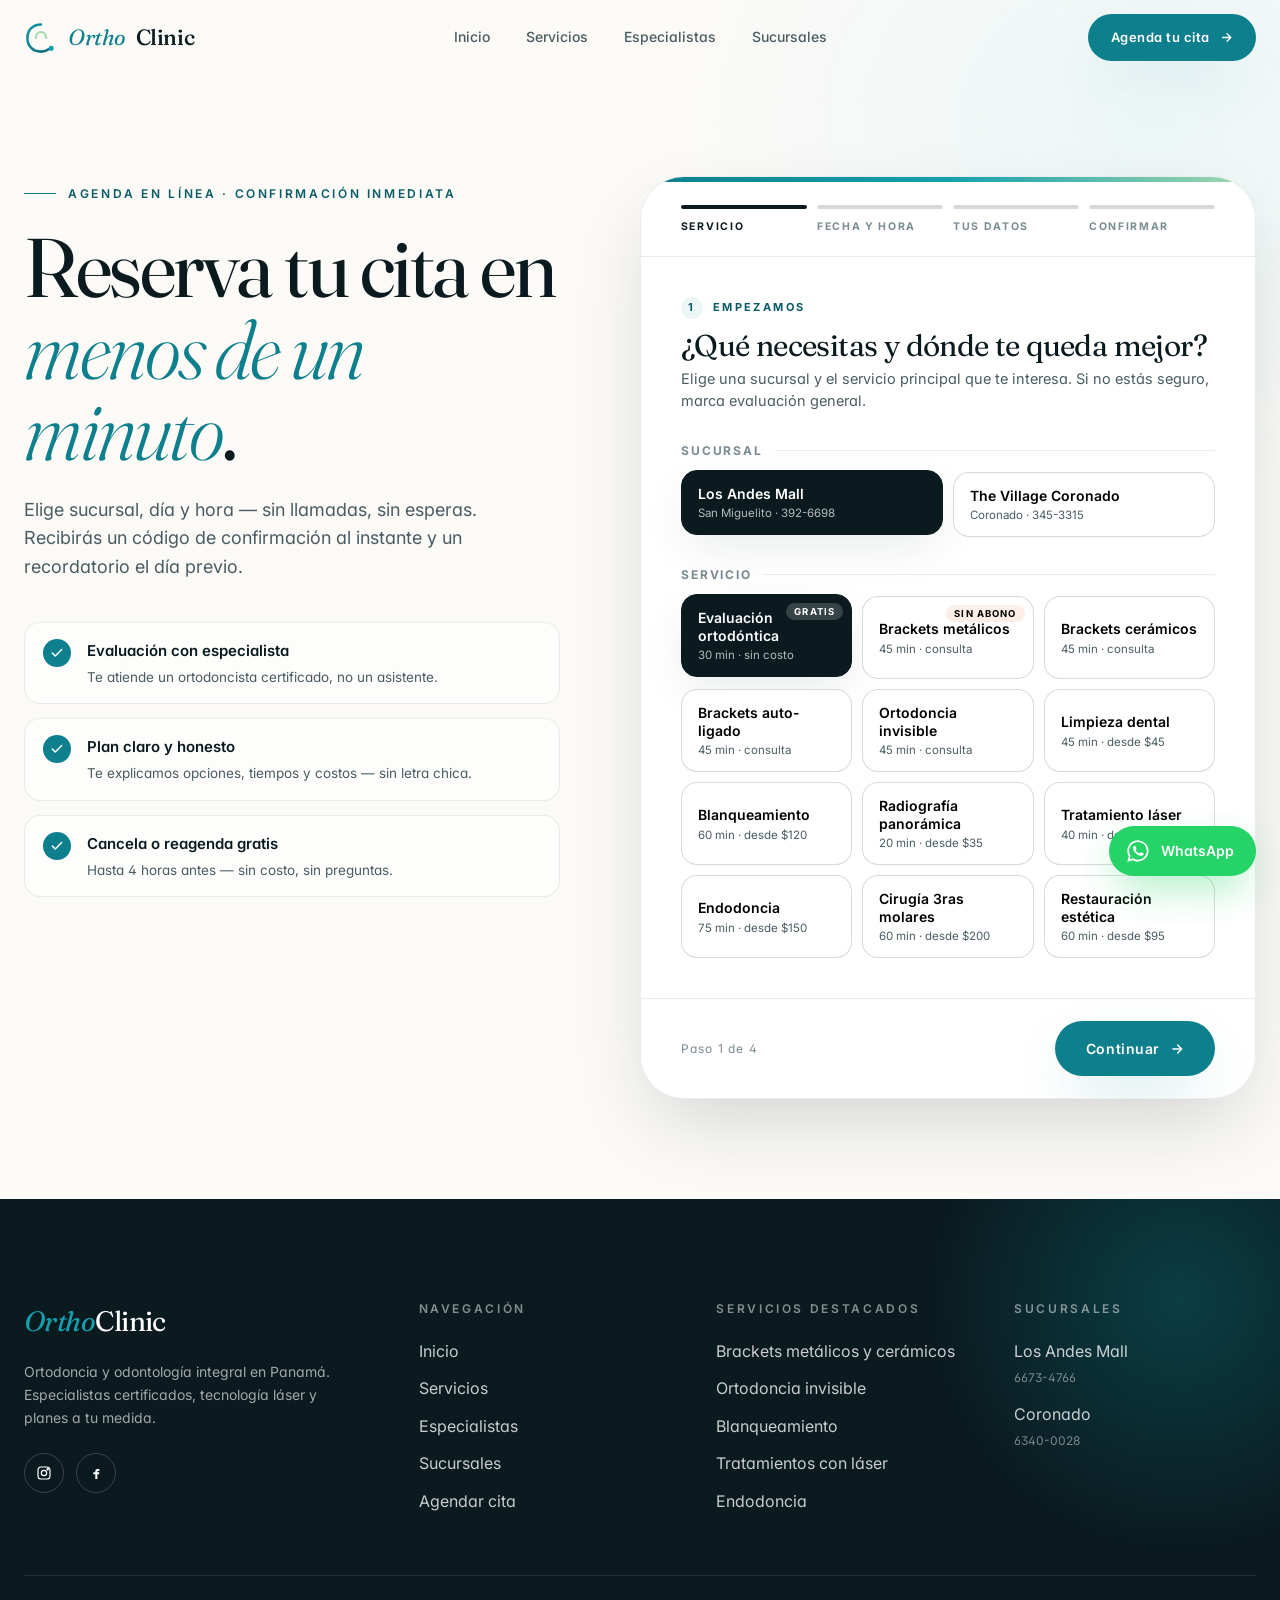
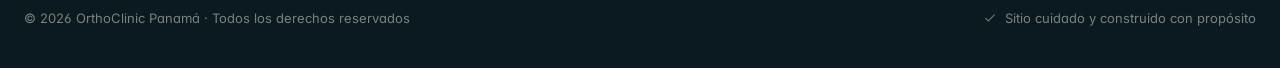
<file: agenda.html>
<!doctype html>
<html lang="es">
<head>
  <meta charset="utf-8" />
  <meta name="viewport" content="width=device-width, initial-scale=1, viewport-fit=cover" />
  <title>Agenda tu cita — OrthoClinic Panamá</title>
  <meta name="description" content="Agenda en línea tu evaluación con un especialista de OrthoClinic. Elige sucursal, día y hora — confirmación inmediata." />
  <meta name="theme-color" content="#0E7F8C" />
  <link rel="icon" href="/public/logo-mark.svg" type="image/svg+xml" />
  <link href="/shared/theme.css?v=3" rel="stylesheet" />
  <style>
    .book-page {
      padding: calc(var(--oc-nav-h) + 60px) 0 0;
      background:
        radial-gradient(60% 50% at 90% 10%, var(--oc-teal-tint) 0%, transparent 60%),
        var(--oc-bg);
      min-height: 100vh;
    }
    .book-inner {
      max-width: var(--oc-max);
      margin: 0 auto;
      padding: 40px 24px 100px;
      display: grid;
      grid-template-columns: 1fr 1.15fr;
      gap: 80px;
      align-items: start;
    }
    .book-left { position: sticky; top: calc(var(--oc-nav-h) + 24px); }
    .book-left h1 {
      font-family: var(--oc-font-display);
      font-size: clamp(48px, 6.5vw, 88px);
      font-weight: 400;
      line-height: 0.98;
      letter-spacing: -0.03em;
      margin: 24px 0 24px;
    }
    .book-left h1 em { font-style: italic; color: var(--oc-teal); font-weight: 300; }
    .book-left .lede {
      color: var(--oc-ink-mute);
      font-size: 18px;
      line-height: 1.6;
      max-width: 480px;
      margin: 0 0 36px;
    }

    .book-benefits { display: flex; flex-direction: column; gap: 14px; margin-top: 40px; }
    .book-benefit {
      display: flex;
      gap: 16px;
      align-items: flex-start;
      padding: 16px 18px;
      background: rgba(255,255,255,0.6);
      border: 1px solid var(--oc-line);
      border-radius: var(--oc-radius-md);
      backdrop-filter: blur(8px);
    }
    .book-benefit .check {
      width: 28px;
      height: 28px;
      border-radius: 50%;
      background: var(--oc-teal);
      color: #fff;
      display: inline-flex;
      align-items: center;
      justify-content: center;
      flex-shrink: 0;
    }
    .book-benefit h4 { margin: 0 0 4px; font-size: 15px; font-weight: 600; color: var(--oc-ink); }
    .book-benefit p { margin: 0; color: var(--oc-ink-mute); font-size: 13.5px; line-height: 1.5; }

    /* ========== WIZARD CARD ========== */
    .book-card {
      background: var(--oc-surface);
      border-radius: var(--oc-radius-xl);
      box-shadow: var(--oc-shadow-lg);
      border: 1px solid var(--oc-line);
      position: relative;
      overflow: hidden;
    }
    .book-card::before {
      content: '';
      position: absolute;
      top: 0; left: 0; right: 0;
      height: 5px;
      background: linear-gradient(90deg, var(--oc-teal), var(--oc-teal-bright), var(--oc-mint));
      z-index: 3;
    }

    /* Progress bar */
    .wiz-progress {
      display: flex;
      padding: 28px 40px 20px;
      gap: 10px;
      border-bottom: 1px solid var(--oc-line);
      background: linear-gradient(180deg, rgba(255,255,255,0.6), transparent);
    }
    .wiz-step-dot {
      flex: 1;
      display: flex;
      flex-direction: column;
      gap: 10px;
    }
    .wiz-step-dot .bar {
      height: 4px;
      border-radius: 4px;
      background: var(--oc-line-strong);
      transition: background .35s var(--oc-ease);
    }
    .wiz-step-dot .lbl {
      font-size: 10.5px;
      letter-spacing: 0.16em;
      text-transform: uppercase;
      font-weight: 700;
      color: var(--oc-ink-soft);
      transition: color .25s var(--oc-ease);
    }
    .wiz-step-dot.is-done .bar { background: var(--oc-teal-bright); }
    .wiz-step-dot.is-done .lbl { color: var(--oc-teal-deep); }
    .wiz-step-dot.is-active .bar { background: var(--oc-ink); }
    .wiz-step-dot.is-active .lbl { color: var(--oc-ink); }

    /* Step body */
    .wiz-body { padding: 36px 40px 32px; }
    .wiz-step { display: none; animation: stepFade .35s var(--oc-ease); }
    .wiz-step.is-active { display: block; }
    @keyframes stepFade {
      from { opacity: 0; transform: translateY(8px); }
      to   { opacity: 1; transform: translateY(0); }
    }
    .wiz-step .eyebrow {
      font-size: 11px;
      letter-spacing: 0.22em;
      text-transform: uppercase;
      color: var(--oc-teal-deep);
      font-weight: 700;
      margin-bottom: 10px;
      display: inline-flex;
      align-items: center;
      gap: 10px;
    }
    .wiz-step .eyebrow .num {
      width: 22px; height: 22px;
      background: var(--oc-teal-tint);
      color: var(--oc-teal-deep);
      border-radius: 50%;
      display: inline-flex;
      align-items: center;
      justify-content: center;
      font-size: 11px;
    }
    .wiz-step h2 {
      font-family: var(--oc-font-display);
      font-size: 30px;
      font-weight: 400;
      letter-spacing: -0.02em;
      line-height: 1.1;
      margin: 0 0 6px;
    }
    .wiz-step .sub {
      color: var(--oc-ink-mute);
      font-size: 14.5px;
      line-height: 1.55;
      margin: 0 0 28px;
    }

    /* Choice cards (branches + services) */
    .wiz-choices {
      display: grid;
      grid-template-columns: repeat(auto-fit, minmax(140px, 1fr));
      gap: 10px;
      margin-bottom: 8px;
    }
    .wiz-choice {
      position: relative;
      padding: 14px 16px;
      border: 1.5px solid var(--oc-line-strong);
      border-radius: var(--oc-radius-md);
      background: var(--oc-surface);
      cursor: pointer;
      transition: all .25s var(--oc-ease);
      text-align: left;
    }
    .wiz-choice:hover { border-color: var(--oc-teal); transform: translateY(-2px); box-shadow: var(--oc-shadow-sm); }
    .wiz-choice.is-active {
      border-color: var(--oc-ink);
      background: var(--oc-ink);
      color: #fff;
      transform: translateY(-2px);
      box-shadow: var(--oc-shadow-md);
    }
    .wiz-choice .ttl { font-size: 14px; font-weight: 600; line-height: 1.25; display: block; margin-bottom: 4px; }
    .wiz-choice .meta { font-size: 11.5px; color: var(--oc-ink-mute); display: block; }
    .wiz-choice.is-active .meta { color: rgba(255,255,255,0.7); }
    .wiz-choice .badge {
      position: absolute;
      top: 8px; right: 8px;
      font-size: 9.5px;
      letter-spacing: 0.12em;
      text-transform: uppercase;
      padding: 3px 8px;
      background: var(--oc-coral-tint);
      color: var(--oc-coral-deep);
      border-radius: var(--oc-radius-pill);
      font-weight: 700;
    }
    .wiz-choice.is-active .badge { background: rgba(255,255,255,0.18); color: #fff; }

    /* Section title in step */
    .wiz-section-ttl {
      font-size: 12px;
      letter-spacing: 0.16em;
      text-transform: uppercase;
      color: var(--oc-ink-soft);
      font-weight: 700;
      margin: 28px 0 12px;
      display: flex;
      align-items: center;
      gap: 12px;
    }
    .wiz-section-ttl::after {
      content: '';
      flex: 1;
      height: 1px;
      background: var(--oc-line);
    }

    /* Calendar */
    .wiz-cal {
      background: var(--oc-bg-soft);
      border: 1px solid var(--oc-line);
      border-radius: var(--oc-radius-lg);
      padding: 20px;
    }
    .wiz-cal-head {
      display: flex;
      align-items: center;
      justify-content: space-between;
      margin-bottom: 16px;
    }
    .wiz-cal-head h4 {
      font-family: var(--oc-font-display);
      font-size: 22px;
      font-weight: 400;
      margin: 0;
      text-transform: capitalize;
    }
    .wiz-cal-nav {
      display: flex; gap: 6px;
    }
    .wiz-cal-nav button {
      width: 32px; height: 32px;
      border-radius: 50%;
      border: 1px solid var(--oc-line-strong);
      background: var(--oc-surface);
      cursor: pointer;
      display: inline-flex;
      align-items: center;
      justify-content: center;
      color: var(--oc-ink);
      transition: all .2s var(--oc-ease);
    }
    .wiz-cal-nav button:hover:not(:disabled) { border-color: var(--oc-teal); color: var(--oc-teal-deep); }
    .wiz-cal-nav button:disabled { opacity: 0.35; cursor: not-allowed; }
    .wiz-cal-grid {
      display: grid;
      grid-template-columns: repeat(7, 1fr);
      gap: 4px;
    }
    .wiz-cal-dow {
      text-align: center;
      font-size: 10px;
      letter-spacing: 0.14em;
      text-transform: uppercase;
      color: var(--oc-ink-soft);
      font-weight: 700;
      padding: 6px 0;
    }
    .wiz-cal-day {
      aspect-ratio: 1;
      display: flex;
      align-items: center;
      justify-content: center;
      border-radius: var(--oc-radius-sm);
      font-size: 14px;
      font-weight: 500;
      cursor: pointer;
      border: 1.5px solid transparent;
      transition: all .15s var(--oc-ease);
      position: relative;
    }
    .wiz-cal-day:hover:not(.is-empty):not(.is-disabled) {
      background: var(--oc-teal-tint);
      color: var(--oc-teal-deep);
    }
    .wiz-cal-day.is-empty { visibility: hidden; cursor: default; }
    .wiz-cal-day.is-disabled { color: var(--oc-ink-soft); opacity: 0.4; cursor: not-allowed; }
    .wiz-cal-day.is-today { font-weight: 700; }
    .wiz-cal-day.is-today::after {
      content: '';
      position: absolute;
      bottom: 4px;
      width: 4px; height: 4px;
      border-radius: 50%;
      background: var(--oc-teal);
    }
    .wiz-cal-day.is-selected {
      background: var(--oc-ink);
      color: #fff;
    }
    .wiz-cal-day.is-selected::after { background: var(--oc-teal-bright); }

    /* Time slots */
    .wiz-slots {
      display: grid;
      grid-template-columns: repeat(auto-fill, minmax(96px, 1fr));
      gap: 8px;
      margin-top: 12px;
    }
    .wiz-slot {
      padding: 12px 6px;
      border: 1.5px solid var(--oc-line-strong);
      border-radius: var(--oc-radius-sm);
      background: var(--oc-surface);
      cursor: pointer;
      font-family: var(--oc-font-mono);
      font-size: 13px;
      font-weight: 600;
      color: var(--oc-ink);
      transition: all .2s var(--oc-ease);
      text-align: center;
    }
    .wiz-slot:hover:not(.is-disabled) { border-color: var(--oc-teal); color: var(--oc-teal-deep); }
    .wiz-slot.is-disabled {
      color: var(--oc-ink-soft);
      opacity: 0.4;
      cursor: not-allowed;
      text-decoration: line-through;
    }
    .wiz-slot.is-selected {
      background: var(--oc-ink);
      border-color: var(--oc-ink);
      color: #fff;
    }
    .wiz-slot-empty {
      grid-column: 1 / -1;
      text-align: center;
      padding: 20px;
      color: var(--oc-ink-soft);
      font-size: 13px;
      font-style: italic;
    }

    /* Payment options */
    .wiz-pay-list {
      display: flex;
      flex-direction: column;
      gap: 10px;
    }
    .wiz-pay {
      display: flex;
      align-items: center;
      gap: 16px;
      padding: 18px 20px;
      border: 1.5px solid var(--oc-line-strong);
      border-radius: var(--oc-radius-md);
      background: var(--oc-surface);
      cursor: pointer;
      transition: all .25s var(--oc-ease);
    }
    .wiz-pay:hover { border-color: var(--oc-teal); }
    .wiz-pay.is-active {
      border-color: var(--oc-ink);
      box-shadow: 0 0 0 3px rgba(10,26,31,0.06);
    }
    .wiz-pay .icon {
      width: 44px; height: 44px;
      border-radius: var(--oc-radius-sm);
      background: var(--oc-teal-tint);
      color: var(--oc-teal-deep);
      display: inline-flex;
      align-items: center;
      justify-content: center;
      flex-shrink: 0;
    }
    .wiz-pay .body { flex: 1; }
    .wiz-pay .body h5 { margin: 0; font-size: 15px; font-weight: 600; color: var(--oc-ink); }
    .wiz-pay .body p { margin: 3px 0 0; font-size: 12.5px; color: var(--oc-ink-mute); line-height: 1.45; }
    .wiz-pay .price {
      font-family: var(--oc-font-mono);
      font-weight: 700;
      font-size: 18px;
      color: var(--oc-ink);
    }
    .wiz-pay .price small { font-weight: 500; font-size: 11px; color: var(--oc-ink-soft); display: block; }

    /* Card form (mock) */
    .wiz-card-mock {
      margin-top: 18px;
      padding: 20px;
      border-radius: var(--oc-radius-md);
      background: linear-gradient(135deg, var(--oc-ink) 0%, var(--oc-teal-deep) 100%);
      color: #fff;
      position: relative;
      overflow: hidden;
    }
    .wiz-card-mock::before {
      content: '';
      position: absolute;
      top: -40px; right: -40px;
      width: 160px; height: 160px;
      background: radial-gradient(circle, rgba(255,255,255,0.12), transparent 60%);
    }
    .wiz-card-mock .label {
      font-size: 9.5px;
      letter-spacing: 0.2em;
      text-transform: uppercase;
      color: rgba(255,255,255,0.6);
      font-weight: 700;
      margin-bottom: 12px;
      display: flex;
      align-items: center;
      gap: 8px;
    }
    .wiz-card-mock .label .mock-pill {
      padding: 2px 8px;
      background: rgba(255,255,255,0.18);
      border-radius: 10px;
      letter-spacing: 0.14em;
    }
    .wiz-card-row {
      display: grid;
      grid-template-columns: 1fr;
      gap: 10px;
    }
    .wiz-card-row.two { grid-template-columns: 1fr 1fr; }
    .wiz-card-mock input {
      width: 100%;
      padding: 12px 14px;
      border: 1px solid rgba(255,255,255,0.15);
      border-radius: var(--oc-radius-sm);
      background: rgba(255,255,255,0.08);
      color: #fff;
      font-family: var(--oc-font-mono);
      font-size: 15px;
      letter-spacing: 0.04em;
      transition: border-color .2s;
    }
    .wiz-card-mock input::placeholder { color: rgba(255,255,255,0.4); }
    .wiz-card-mock input:focus { outline: none; border-color: var(--oc-teal-bright); }

    /* Summary panel */
    .wiz-summary {
      background: var(--oc-bg-soft);
      border: 1px solid var(--oc-line);
      border-radius: var(--oc-radius-lg);
      padding: 18px 20px;
      margin-top: 18px;
    }
    .wiz-summary-row {
      display: flex;
      justify-content: space-between;
      align-items: baseline;
      padding: 8px 0;
      gap: 12px;
      font-size: 14px;
    }
    .wiz-summary-row + .wiz-summary-row { border-top: 1px dashed var(--oc-line); }
    .wiz-summary-row .k {
      color: var(--oc-ink-soft);
      font-size: 11.5px;
      letter-spacing: 0.14em;
      text-transform: uppercase;
      font-weight: 700;
      flex-shrink: 0;
    }
    .wiz-summary-row .v {
      color: var(--oc-ink);
      font-weight: 500;
      text-align: right;
    }
    .wiz-summary-row.total {
      margin-top: 6px;
      padding-top: 14px;
      border-top: 2px solid var(--oc-ink);
    }
    .wiz-summary-row.total .v {
      font-family: var(--oc-font-mono);
      font-weight: 700;
      font-size: 18px;
    }

    /* Form fields */
    .wiz-grid-2 { display: grid; grid-template-columns: 1fr 1fr; gap: 14px; }

    /* Footer nav */
    .wiz-foot {
      display: flex;
      justify-content: space-between;
      align-items: center;
      padding: 22px 40px;
      border-top: 1px solid var(--oc-line);
      background: rgba(255,255,255,0.4);
      gap: 14px;
    }
    .wiz-foot .step-text {
      font-size: 12px;
      color: var(--oc-ink-soft);
      letter-spacing: 0.1em;
    }
    .wiz-foot .actions { display: flex; gap: 10px; }

    /* Success */
    .wiz-done {
      display: none;
      text-align: center;
      padding: 56px 40px;
    }
    .wiz-done.is-on { display: block; animation: stepFade .5s var(--oc-ease); }
    .wiz-done-icon {
      width: 88px;
      height: 88px;
      background: var(--oc-teal-tint);
      color: var(--oc-teal-deep);
      border-radius: 50%;
      display: inline-flex;
      align-items: center;
      justify-content: center;
      margin-bottom: 24px;
      animation: pop .7s var(--oc-ease-spring);
    }
    @keyframes pop {
      0%   { transform: scale(0); opacity: 0; }
      60%  { transform: scale(1.15); opacity: 1; }
      100% { transform: scale(1); }
    }
    .wiz-done h3 {
      font-family: var(--oc-font-display);
      font-size: 38px;
      font-weight: 400;
      letter-spacing: -0.02em;
      margin: 0 0 8px;
    }
    .wiz-done h3 em { font-style: italic; color: var(--oc-teal); font-weight: 300; }
    .wiz-done .lede {
      color: var(--oc-ink-mute);
      font-size: 15.5px;
      line-height: 1.6;
      max-width: 460px;
      margin: 0 auto 24px;
    }
    .wiz-done-code {
      display: inline-flex;
      flex-direction: column;
      gap: 4px;
      padding: 18px 32px;
      background: var(--oc-ink);
      color: #fff;
      border-radius: var(--oc-radius-md);
      margin: 0 0 30px;
    }
    .wiz-done-code .lbl {
      font-size: 10.5px;
      letter-spacing: 0.22em;
      text-transform: uppercase;
      color: rgba(255,255,255,0.55);
      font-weight: 700;
    }
    .wiz-done-code .code {
      font-family: var(--oc-font-mono);
      font-size: 26px;
      font-weight: 700;
      letter-spacing: 0.12em;
    }
    .wiz-done-details {
      max-width: 480px;
      margin: 0 auto 28px;
      text-align: left;
    }
    .wiz-done-actions {
      display: flex;
      gap: 10px;
      justify-content: center;
      flex-wrap: wrap;
    }

    @media (max-width: 980px) {
      .book-inner { grid-template-columns: 1fr; gap: 40px; }
      .book-left { position: static; }
      .wiz-progress { padding: 22px 24px 16px; }
      .wiz-body { padding: 28px 24px 24px; }
      .wiz-foot { padding: 18px 24px; }
      .wiz-grid-2 { grid-template-columns: 1fr; }
      .wiz-step h2 { font-size: 24px; }
      .wiz-step-dot .lbl { display: none; }
    }
  </style>
</head>
<body>

  <section class="book-page">
    <div class="book-inner">
      <div class="book-left">
        <span class="oc-eyebrow" data-reveal>Agenda en línea · Confirmación inmediata</span>
        <h1 data-reveal data-reveal-delay="1">Reserva tu cita en <em>menos de un minuto</em>.</h1>
        <p class="lede" data-reveal data-reveal-delay="2">Elige sucursal, día y hora — sin llamadas, sin esperas. Recibirás un código de confirmación al instante y un recordatorio el día previo.</p>

        <div class="book-benefits" data-reveal data-reveal-delay="3">
          <div class="book-benefit">
            <div class="check"><svg width="14" height="14" viewBox="0 0 24 24" fill="none" stroke="currentColor" stroke-width="2.6" stroke-linecap="round"><path d="M20 6 9 17l-5-5"/></svg></div>
            <div>
              <h4>Evaluación con especialista</h4>
              <p>Te atiende un ortodoncista certificado, no un asistente.</p>
            </div>
          </div>
          <div class="book-benefit">
            <div class="check"><svg width="14" height="14" viewBox="0 0 24 24" fill="none" stroke="currentColor" stroke-width="2.6" stroke-linecap="round"><path d="M20 6 9 17l-5-5"/></svg></div>
            <div>
              <h4>Plan claro y honesto</h4>
              <p>Te explicamos opciones, tiempos y costos — sin letra chica.</p>
            </div>
          </div>
          <div class="book-benefit">
            <div class="check"><svg width="14" height="14" viewBox="0 0 24 24" fill="none" stroke="currentColor" stroke-width="2.6" stroke-linecap="round"><path d="M20 6 9 17l-5-5"/></svg></div>
            <div>
              <h4>Cancela o reagenda gratis</h4>
              <p>Hasta 4 horas antes — sin costo, sin preguntas.</p>
            </div>
          </div>
        </div>
      </div>

      <div data-reveal data-reveal-delay="1">
        <div class="book-card" id="bookCard">
          <!-- Progress -->
          <div class="wiz-progress" id="wizProgress">
            <div class="wiz-step-dot is-active" data-step="1"><span class="bar"></span><span class="lbl">Servicio</span></div>
            <div class="wiz-step-dot" data-step="2"><span class="bar"></span><span class="lbl">Fecha y hora</span></div>
            <div class="wiz-step-dot" data-step="3"><span class="bar"></span><span class="lbl">Tus datos</span></div>
            <div class="wiz-step-dot" data-step="4"><span class="bar"></span><span class="lbl">Confirmar</span></div>
          </div>

          <div class="wiz-body">
            <!-- ========== STEP 1 ========== -->
            <section class="wiz-step is-active" data-step="1">
              <span class="eyebrow"><span class="num">1</span> Empezamos</span>
              <h2>¿Qué necesitas y dónde te queda mejor?</h2>
              <p class="sub">Elige una sucursal y el servicio principal que te interesa. Si no estás seguro, marca evaluación general.</p>

              <div class="wiz-section-ttl">Sucursal</div>
              <div class="wiz-choices" id="chBranch">
                <button type="button" class="wiz-choice is-active" data-val="andes">
                  <span class="ttl">Los Andes Mall</span>
                  <span class="meta">San Miguelito · 392-6698</span>
                </button>
                <button type="button" class="wiz-choice" data-val="coronado">
                  <span class="ttl">The Village Coronado</span>
                  <span class="meta">Coronado · 345-3315</span>
                </button>
              </div>

              <div class="wiz-section-ttl">Servicio</div>
              <div class="wiz-choices" id="chService">
                <button type="button" class="wiz-choice is-active" data-val="Evaluación ortodóntica" data-dur="30" data-price="0">
                  <span class="badge">Gratis</span>
                  <span class="ttl">Evaluación ortodóntica</span>
                  <span class="meta">30 min · sin costo</span>
                </button>
                <button type="button" class="wiz-choice" data-val="Brackets metálicos" data-dur="45" data-price="0">
                  <span class="badge">Sin abono</span>
                  <span class="ttl">Brackets metálicos</span>
                  <span class="meta">45 min · consulta</span>
                </button>
                <button type="button" class="wiz-choice" data-val="Brackets cerámicos" data-dur="45" data-price="0">
                  <span class="ttl">Brackets cerámicos</span>
                  <span class="meta">45 min · consulta</span>
                </button>
                <button type="button" class="wiz-choice" data-val="Auto-ligado" data-dur="45" data-price="0">
                  <span class="ttl">Brackets auto-ligado</span>
                  <span class="meta">45 min · consulta</span>
                </button>
                <button type="button" class="wiz-choice" data-val="Ortodoncia invisible" data-dur="45" data-price="0">
                  <span class="ttl">Ortodoncia invisible</span>
                  <span class="meta">45 min · consulta</span>
                </button>
                <button type="button" class="wiz-choice" data-val="Limpieza dental" data-dur="45" data-price="45">
                  <span class="ttl">Limpieza dental</span>
                  <span class="meta">45 min · desde $45</span>
                </button>
                <button type="button" class="wiz-choice" data-val="Blanqueamiento" data-dur="60" data-price="120">
                  <span class="ttl">Blanqueamiento</span>
                  <span class="meta">60 min · desde $120</span>
                </button>
                <button type="button" class="wiz-choice" data-val="Radiografía panorámica" data-dur="20" data-price="35">
                  <span class="ttl">Radiografía panorámica</span>
                  <span class="meta">20 min · desde $35</span>
                </button>
                <button type="button" class="wiz-choice" data-val="Tratamiento láser" data-dur="40" data-price="80">
                  <span class="ttl">Tratamiento láser</span>
                  <span class="meta">40 min · desde $80</span>
                </button>
                <button type="button" class="wiz-choice" data-val="Endodoncia" data-dur="75" data-price="150">
                  <span class="ttl">Endodoncia</span>
                  <span class="meta">75 min · desde $150</span>
                </button>
                <button type="button" class="wiz-choice" data-val="Cirugía 3ras molares" data-dur="60" data-price="200">
                  <span class="ttl">Cirugía 3ras molares</span>
                  <span class="meta">60 min · desde $200</span>
                </button>
                <button type="button" class="wiz-choice" data-val="Restauración estética" data-dur="60" data-price="95">
                  <span class="ttl">Restauración estética</span>
                  <span class="meta">60 min · desde $95</span>
                </button>
              </div>
            </section>

            <!-- ========== STEP 2 ========== -->
            <section class="wiz-step" data-step="2">
              <span class="eyebrow"><span class="num">2</span> Día y hora</span>
              <h2>Elige cuándo quieres venir</h2>
              <p class="sub">Mostramos disponibilidad en tiempo real. Verde = libre, gris = ocupado.</p>

              <div class="wiz-cal" id="wizCal">
                <div class="wiz-cal-head">
                  <h4 id="calMonth">—</h4>
                  <div class="wiz-cal-nav">
                    <button type="button" id="calPrev" aria-label="Mes anterior">
                      <svg width="14" height="14" viewBox="0 0 24 24" fill="none" stroke="currentColor" stroke-width="2.4" stroke-linecap="round"><path d="M15 18l-6-6 6-6"/></svg>
                    </button>
                    <button type="button" id="calNext" aria-label="Mes siguiente">
                      <svg width="14" height="14" viewBox="0 0 24 24" fill="none" stroke="currentColor" stroke-width="2.4" stroke-linecap="round"><path d="M9 18l6-6-6-6"/></svg>
                    </button>
                  </div>
                </div>
                <div class="wiz-cal-grid" id="calGrid"></div>
              </div>

              <div class="wiz-section-ttl">Horario disponible</div>
              <div class="wiz-slots" id="wizSlots">
                <div class="wiz-slot-empty">Elige un día para ver las horas disponibles.</div>
              </div>
            </section>

            <!-- ========== STEP 3 ========== -->
            <section class="wiz-step" data-step="3">
              <span class="eyebrow"><span class="num">3</span> Tus datos</span>
              <h2>¿A nombre de quién va la cita?</h2>
              <p class="sub">Necesitamos lo básico para confirmar y enviarte el recordatorio.</p>

              <div class="wiz-grid-2">
                <div class="oc-field">
                  <label>Nombre y apellido</label>
                  <input class="oc-input" type="text" id="fldName" required placeholder="Ej. Ana Castillo" autocomplete="name" />
                </div>
                <div class="oc-field">
                  <label>Cédula o pasaporte</label>
                  <input class="oc-input" type="text" id="fldId" placeholder="8-XXX-XXXX" />
                </div>
              </div>
              <div class="wiz-grid-2">
                <div class="oc-field">
                  <label>WhatsApp</label>
                  <input class="oc-input" type="tel" id="fldPhone" required placeholder="6XXX-XXXX" autocomplete="tel" />
                </div>
                <div class="oc-field">
                  <label>Correo electrónico</label>
                  <input class="oc-input" type="email" id="fldEmail" required placeholder="tu@correo.com" autocomplete="email" />
                </div>
              </div>
              <div class="oc-field">
                <label>¿Es para ti o para otra persona? (opcional)</label>
                <div class="wiz-choices" id="chFor">
                  <button type="button" class="wiz-choice is-active" data-val="Para mí">Para mí</button>
                  <button type="button" class="wiz-choice" data-val="Para mi hijo/a">Para mi hijo/a</button>
                  <button type="button" class="wiz-choice" data-val="Para familiar">Familiar</button>
                  <button type="button" class="wiz-choice" data-val="Otra persona">Otra persona</button>
                </div>
              </div>
              <div class="oc-field">
                <label>¿Algo que el doctor deba saber? (opcional)</label>
                <textarea class="oc-textarea" id="fldNotes" placeholder="Ej. Ya usé brackets, tengo sensibilidad, alergias, etc."></textarea>
              </div>
            </section>

            <!-- ========== STEP 4 ========== -->
            <section class="wiz-step" data-step="4">
              <span class="eyebrow"><span class="num">4</span> Confirma tu reserva</span>
              <h2>Revisa los detalles y confirma</h2>
              <p class="sub">La evaluación inicial es <strong>sin costo</strong>. Para otros servicios puedes reservar con un abono o pagar en clínica.</p>

              <div class="wiz-summary" id="wizSummary">
                <div class="wiz-summary-row"><span class="k">Servicio</span><span class="v" id="sumService">—</span></div>
                <div class="wiz-summary-row"><span class="k">Sucursal</span><span class="v" id="sumBranch">—</span></div>
                <div class="wiz-summary-row"><span class="k">Fecha y hora</span><span class="v" id="sumWhen">—</span></div>
                <div class="wiz-summary-row"><span class="k">Paciente</span><span class="v" id="sumPatient">—</span></div>
                <div class="wiz-summary-row total"><span class="k">Total estimado</span><span class="v" id="sumTotal">USD 0.00</span></div>
              </div>

              <div class="wiz-section-ttl">Método de pago</div>
              <div class="wiz-pay-list" id="payList">
                <div class="wiz-pay is-active" data-val="clinic">
                  <div class="icon">
                    <svg width="22" height="22" viewBox="0 0 24 24" fill="none" stroke="currentColor" stroke-width="1.8" stroke-linecap="round" stroke-linejoin="round"><path d="M12 2 4 6v6c0 5 3.5 9 8 10 4.5-1 8-5 8-10V6l-8-4z"/><path d="m9 12 2 2 4-4"/></svg>
                  </div>
                  <div class="body">
                    <h5>Pagar en clínica</h5>
                    <p>Solo confirma tu cita ahora. Pagas el día de tu visita.</p>
                  </div>
                  <div class="price">USD 0<small>al reservar</small></div>
                </div>
                <div class="wiz-pay" data-val="deposit">
                  <div class="icon">
                    <svg width="22" height="22" viewBox="0 0 24 24" fill="none" stroke="currentColor" stroke-width="1.8" stroke-linecap="round" stroke-linejoin="round"><rect x="3" y="6" width="18" height="13" rx="2"/><path d="M3 10h18M7 15h4"/></svg>
                  </div>
                  <div class="body">
                    <h5>Abono USD 15 — Asegurar cita</h5>
                    <p>Confirma con un abono reembolsable. Se descuenta del total.</p>
                  </div>
                  <div class="price">USD 15<small>se descuenta</small></div>
                </div>
                <div class="wiz-pay" data-val="full" id="payFull" hidden>
                  <div class="icon">
                    <svg width="22" height="22" viewBox="0 0 24 24" fill="none" stroke="currentColor" stroke-width="1.8" stroke-linecap="round" stroke-linejoin="round"><path d="M20 12V8H4v12h16v-4"/><path d="M22 12h-6a2 2 0 0 0 0 4h6v-4z"/></svg>
                  </div>
                  <div class="body">
                    <h5>Pagar total ahora</h5>
                    <p>Llega y ya está todo cubierto. Recibo digital al instante.</p>
                  </div>
                  <div class="price" id="payFullPrice">USD 0<small>total</small></div>
                </div>
              </div>

              <div class="wiz-card-mock" id="payCardMock" hidden>
                <div class="label">Datos de tarjeta <span class="mock-pill">Modo demo</span></div>
                <div class="wiz-card-row">
                  <input type="text" id="ccNumber" placeholder="4242 4242 4242 4242" autocomplete="cc-number" maxlength="19" />
                </div>
                <div class="wiz-card-row two" style="margin-top:10px;">
                  <input type="text" id="ccExp" placeholder="MM / AA" maxlength="7" />
                  <input type="text" id="ccCvc" placeholder="CVC" maxlength="4" />
                </div>
                <p style="margin: 12px 0 0; font-size: 11px; color: rgba(255,255,255,0.55); letter-spacing: 0.04em;">
                  Esta es una demostración — no se cobra ni se almacena información real.
                </p>
              </div>

              <label style="display:flex; align-items:flex-start; gap:10px; margin-top:18px; font-size:12.5px; color: var(--oc-ink-mute); line-height:1.5; cursor:pointer;">
                <input type="checkbox" id="fldTos" checked style="margin-top:2px;" />
                <span>Acepto la política de cancelación: gratis hasta 4h antes. Después se aplica un cargo del 50% del abono.</span>
              </label>
            </section>
          </div>

          <div class="wiz-foot">
            <span class="step-text" id="stepText">Paso 1 de 4</span>
            <div class="actions">
              <button type="button" class="oc-btn oc-btn-outline" id="btnBack" style="display:none;">
                <svg width="14" height="14" viewBox="0 0 24 24" fill="none" stroke="currentColor" stroke-width="2.4" stroke-linecap="round"><path d="M19 12H5M12 5l-7 7 7 7"/></svg>
                Atrás
              </button>
              <button type="button" class="oc-btn oc-btn-teal" id="btnNext">
                Continuar
                <svg width="14" height="14" viewBox="0 0 24 24" fill="none" stroke="currentColor" stroke-width="2.4" stroke-linecap="round"><path d="M5 12h14M13 5l7 7-7 7"/></svg>
              </button>
              <button type="button" class="oc-btn oc-btn-teal" id="btnPay" style="display:none;">
                <span id="btnPayLabel">Confirmar reserva</span>
                <svg width="14" height="14" viewBox="0 0 24 24" fill="none" stroke="currentColor" stroke-width="2.4" stroke-linecap="round"><path d="M20 6 9 17l-5-5"/></svg>
              </button>
            </div>
          </div>
        </div>

        <!-- ========== SUCCESS ========== -->
        <div class="book-card wiz-done" id="bookSuccess">
          <div class="wiz-done-icon">
            <svg width="44" height="44" viewBox="0 0 24 24" fill="none" stroke="currentColor" stroke-width="2.4" stroke-linecap="round"><path d="M20 6 9 17l-5-5"/></svg>
          </div>
          <h3>¡Tu cita está <em>confirmada</em>!</h3>
          <p class="lede">Te enviamos los detalles a tu WhatsApp y correo. El día previo te recordaremos con un mensaje automático.</p>

          <div class="wiz-done-code">
            <span class="lbl">Código de confirmación</span>
            <span class="code" id="doneCode">—</span>
          </div>

          <div class="wiz-done-details">
            <div class="wiz-summary">
              <div class="wiz-summary-row"><span class="k">Servicio</span><span class="v" id="doneService">—</span></div>
              <div class="wiz-summary-row"><span class="k">Sucursal</span><span class="v" id="doneBranch">—</span></div>
              <div class="wiz-summary-row"><span class="k">Cuándo</span><span class="v" id="doneWhen">—</span></div>
              <div class="wiz-summary-row"><span class="k">Pago</span><span class="v" id="donePayment">—</span></div>
            </div>
          </div>

          <div class="wiz-done-actions">
            <a class="oc-btn oc-btn-teal" href="/">Volver al inicio</a>
            <button type="button" class="oc-btn oc-btn-outline" id="btnAnother">Agendar otra cita</button>
          </div>
        </div>
      </div>
    </div>
  </section>

  <script src="/shared/nav-footer.js?v=3"></script>
  <script>
    (function() {
      const BRANCH_LABEL = {
        andes:      'Los Andes Mall',
        coronado:   'The Village Coronado'
      };
      const MONTH_NAMES = ['enero','febrero','marzo','abril','mayo','junio','julio','agosto','septiembre','octubre','noviembre','diciembre'];
      const DOW = ['L','M','M','J','V','S','D'];

      const state = {
        step: 1,
        branch: 'andes',
        service: 'Evaluación ortodóntica',
        servicePrice: 0,
        serviceDur: 30,
        date: null,
        time: null,
        payment: 'clinic',
        cal: { y: new Date().getFullYear(), m: new Date().getMonth() }
      };

      // ----- choice groups -----
      function bindChoice(containerId, onPick) {
        const c = document.getElementById(containerId);
        if (!c) return;
        c.addEventListener('click', e => {
          const b = e.target.closest('.wiz-choice');
          if (!b) return;
          c.querySelectorAll('.wiz-choice').forEach(x => x.classList.remove('is-active'));
          b.classList.add('is-active');
          onPick(b);
        });
      }
      bindChoice('chBranch', b => { state.branch = b.dataset.val; });
      bindChoice('chService', b => {
        state.service = b.dataset.val;
        state.servicePrice = parseFloat(b.dataset.price || '0');
        state.serviceDur = parseInt(b.dataset.dur || '30', 10);
      });
      bindChoice('chFor', () => {});

      // ----- payment options -----
      const payList = document.getElementById('payList');
      const payCardMock = document.getElementById('payCardMock');
      const payFull = document.getElementById('payFull');
      const payFullPrice = document.getElementById('payFullPrice');
      const btnPayLabel = document.getElementById('btnPayLabel');

      payList.addEventListener('click', e => {
        const p = e.target.closest('.wiz-pay');
        if (!p) return;
        payList.querySelectorAll('.wiz-pay').forEach(x => x.classList.remove('is-active'));
        p.classList.add('is-active');
        state.payment = p.dataset.val;
        updatePayUI();
      });

      function updatePayUI() {
        if (state.payment === 'clinic') {
          payCardMock.hidden = true;
          btnPayLabel.textContent = 'Confirmar reserva';
        } else if (state.payment === 'deposit') {
          payCardMock.hidden = false;
          btnPayLabel.textContent = 'Pagar abono USD 15 y confirmar';
        } else {
          payCardMock.hidden = false;
          btnPayLabel.textContent = `Pagar USD ${state.servicePrice.toFixed(2)} y confirmar`;
        }
      }

      // ----- calendar -----
      const calGrid = document.getElementById('calGrid');
      const calMonth = document.getElementById('calMonth');
      const calPrev = document.getElementById('calPrev');
      const calNext = document.getElementById('calNext');

      function isSameDay(a, b) {
        return a && b && a.getFullYear() === b.getFullYear() && a.getMonth() === b.getMonth() && a.getDate() === b.getDate();
      }
      function buildCalendar() {
        const today = new Date(); today.setHours(0,0,0,0);
        const limit = new Date(today); limit.setDate(today.getDate() + 60);
        const y = state.cal.y, m = state.cal.m;
        calMonth.textContent = `${MONTH_NAMES[m]} ${y}`;

        // disable prev if at current month
        calPrev.disabled = (y === today.getFullYear() && m === today.getMonth());
        // disable next if at month of limit
        calNext.disabled = (y === limit.getFullYear() && m === limit.getMonth());

        calGrid.innerHTML = '';
        DOW.forEach(d => {
          const el = document.createElement('div');
          el.className = 'wiz-cal-dow';
          el.textContent = d;
          calGrid.appendChild(el);
        });

        const first = new Date(y, m, 1);
        // Monday = 0 (Spanish week)
        let startDow = first.getDay() - 1;
        if (startDow < 0) startDow = 6;
        for (let i = 0; i < startDow; i++) {
          const e = document.createElement('div');
          e.className = 'wiz-cal-day is-empty';
          calGrid.appendChild(e);
        }
        const daysInMonth = new Date(y, m + 1, 0).getDate();
        for (let d = 1; d <= daysInMonth; d++) {
          const date = new Date(y, m, d);
          const cell = document.createElement('div');
          cell.className = 'wiz-cal-day';
          cell.textContent = d;
          const tooEarly = date < today;
          const tooLate = date > limit;
          const isSun = date.getDay() === 0;
          if (tooEarly || tooLate || isSun) {
            cell.classList.add('is-disabled');
          } else {
            cell.addEventListener('click', () => {
              calGrid.querySelectorAll('.wiz-cal-day').forEach(x => x.classList.remove('is-selected'));
              cell.classList.add('is-selected');
              state.date = date;
              renderSlots();
            });
          }
          if (isSameDay(date, today)) cell.classList.add('is-today');
          if (isSameDay(date, state.date)) cell.classList.add('is-selected');
          calGrid.appendChild(cell);
        }
      }
      calPrev.addEventListener('click', () => {
        if (calPrev.disabled) return;
        state.cal.m -= 1;
        if (state.cal.m < 0) { state.cal.m = 11; state.cal.y -= 1; }
        buildCalendar();
      });
      calNext.addEventListener('click', () => {
        if (calNext.disabled) return;
        state.cal.m += 1;
        if (state.cal.m > 11) { state.cal.m = 0; state.cal.y += 1; }
        buildCalendar();
      });

      // ----- time slots -----
      const slotsEl = document.getElementById('wizSlots');
      function renderSlots() {
        if (!state.date) {
          slotsEl.innerHTML = '<div class="wiz-slot-empty">Elige un día para ver las horas disponibles.</div>';
          return;
        }
        // Saturday: shorter hours
        const isSat = state.date.getDay() === 6;
        const slots = [];
        const startH = 9;
        const endH = isSat ? 14 : 19;
        for (let h = startH; h < endH; h++) {
          slots.push({ h, m: 0 });
          slots.push({ h, m: 30 });
        }
        // deterministic "booked" pattern based on date
        const seed = state.date.getDate() + state.date.getMonth() * 31;
        const bookedIdx = new Set();
        for (let i = 0; i < 5; i++) {
          bookedIdx.add(Math.abs((seed * (i + 3) * 7) % slots.length));
        }
        slotsEl.innerHTML = '';
        slots.forEach((s, i) => {
          const el = document.createElement('div');
          el.className = 'wiz-slot';
          const hh = String(s.h).padStart(2, '0');
          const mm = String(s.m).padStart(2, '0');
          const label = `${hh}:${mm}`;
          el.textContent = label;
          if (bookedIdx.has(i)) {
            el.classList.add('is-disabled');
          } else {
            el.addEventListener('click', () => {
              slotsEl.querySelectorAll('.wiz-slot').forEach(x => x.classList.remove('is-selected'));
              el.classList.add('is-selected');
              state.time = label;
            });
          }
          if (state.time === label) el.classList.add('is-selected');
          slotsEl.appendChild(el);
        });
      }

      // ----- wizard navigation -----
      const dots = document.querySelectorAll('.wiz-step-dot');
      const steps = document.querySelectorAll('.wiz-step');
      const btnBack = document.getElementById('btnBack');
      const btnNext = document.getElementById('btnNext');
      const btnPay = document.getElementById('btnPay');
      const stepText = document.getElementById('stepText');

      function goTo(n) {
        state.step = n;
        steps.forEach(s => s.classList.toggle('is-active', parseInt(s.dataset.step,10) === n));
        dots.forEach(d => {
          const sn = parseInt(d.dataset.step, 10);
          d.classList.toggle('is-active', sn === n);
          d.classList.toggle('is-done', sn < n);
        });
        btnBack.style.display = n > 1 ? '' : 'none';
        btnNext.style.display = n < 4 ? '' : 'none';
        btnPay.style.display  = n === 4 ? '' : 'none';
        stepText.textContent = `Paso ${n} de 4`;
        if (n === 4) renderSummary();
        if (n === 2 && !state.date) buildCalendar();
        window.scrollTo({ top: document.getElementById('bookCard').offsetTop - 80, behavior: 'smooth' });
      }

      function validateStep(n) {
        if (n === 1) {
          return state.branch && state.service;
        }
        if (n === 2) {
          if (!state.date || !state.time) { alert('Selecciona una fecha y una hora disponible.'); return false; }
          return true;
        }
        if (n === 3) {
          const name = document.getElementById('fldName').value.trim();
          const phone = document.getElementById('fldPhone').value.trim();
          const email = document.getElementById('fldEmail').value.trim();
          if (!name || !phone || !email) { alert('Completa nombre, WhatsApp y correo.'); return false; }
          if (!/^[^\s@]+@[^\s@]+\.[^\s@]+$/.test(email)) { alert('Correo no válido.'); return false; }
          return true;
        }
        return true;
      }

      btnNext.addEventListener('click', () => {
        if (!validateStep(state.step)) return;
        goTo(Math.min(4, state.step + 1));
      });
      btnBack.addEventListener('click', () => goTo(Math.max(1, state.step - 1)));

      // ----- summary -----
      function fmtDate(d) {
        if (!d) return '—';
        const dia = d.getDate();
        const mes = MONTH_NAMES[d.getMonth()];
        const dn = ['domingo','lunes','martes','miércoles','jueves','viernes','sábado'][d.getDay()];
        return `${dn} ${dia} de ${mes}`;
      }
      function renderSummary() {
        document.getElementById('sumService').textContent = `${state.service} · ${state.serviceDur} min`;
        document.getElementById('sumBranch').textContent = BRANCH_LABEL[state.branch];
        document.getElementById('sumWhen').textContent = `${fmtDate(state.date)} · ${state.time || '—'}`;
        document.getElementById('sumPatient').textContent = document.getElementById('fldName').value.trim() || '—';
        const tot = state.servicePrice;
        document.getElementById('sumTotal').textContent = tot > 0 ? `USD ${tot.toFixed(2)}` : 'Sin costo · evaluación';
        // show "pay full" only if there is a price
        if (tot > 0) {
          payFull.hidden = false;
          payFullPrice.innerHTML = `USD ${tot.toFixed(2)}<small>total</small>`;
        } else {
          payFull.hidden = true;
          if (state.payment === 'full') {
            state.payment = 'clinic';
            payList.querySelectorAll('.wiz-pay').forEach(x => x.classList.remove('is-active'));
            payList.querySelector('[data-val="clinic"]').classList.add('is-active');
          }
        }
        updatePayUI();
      }

      // ----- card input formatting (mock) -----
      const ccNumber = document.getElementById('ccNumber');
      const ccExp = document.getElementById('ccExp');
      ccNumber.addEventListener('input', () => {
        let v = ccNumber.value.replace(/\D/g, '').slice(0, 16);
        ccNumber.value = v.replace(/(.{4})/g, '$1 ').trim();
      });
      ccExp.addEventListener('input', () => {
        let v = ccExp.value.replace(/\D/g, '').slice(0, 4);
        if (v.length >= 3) v = v.slice(0,2) + ' / ' + v.slice(2);
        ccExp.value = v;
      });

      // ----- confirm -----
      function genCode() {
        const a = 'ABCDEFGHJKLMNPQRSTUVWXYZ23456789';
        let s = 'OC-';
        for (let i = 0; i < 6; i++) s += a[Math.floor(Math.random()*a.length)];
        return s;
      }

      btnPay.addEventListener('click', () => {
        if (!document.getElementById('fldTos').checked) {
          alert('Acepta la política de cancelación para continuar.');
          return;
        }
        if (state.payment !== 'clinic') {
          const num = ccNumber.value.replace(/\s/g, '');
          const exp = ccExp.value.replace(/\s/g, '');
          const cvc = document.getElementById('ccCvc').value.trim();
          if (num.length < 13 || !exp.includes('/') || cvc.length < 3) {
            alert('Completa los datos de la tarjeta (modo demo).');
            return;
          }
        }

        // mock "processing"
        btnPay.disabled = true;
        const original = btnPayLabel.textContent;
        btnPayLabel.textContent = 'Procesando…';

        setTimeout(() => {
          const code = genCode();
          document.getElementById('doneCode').textContent = code;
          document.getElementById('doneService').textContent = state.service;
          document.getElementById('doneBranch').textContent = BRANCH_LABEL[state.branch];
          document.getElementById('doneWhen').textContent = `${fmtDate(state.date)} · ${state.time}`;
          let payTxt;
          if (state.payment === 'clinic')      payTxt = 'Se paga en clínica';
          else if (state.payment === 'deposit') payTxt = 'Abono USD 15.00 cobrado (demo)';
          else                                   payTxt = `USD ${state.servicePrice.toFixed(2)} cobrado (demo)`;
          document.getElementById('donePayment').textContent = payTxt;

          // store
          try {
            const data = {
              code, service: state.service, branch: state.branch,
              date: state.date.toISOString(), time: state.time,
              payment: state.payment, ts: Date.now()
            };
            const list = JSON.parse(localStorage.getItem('oc_bookings') || '[]');
            list.push(data);
            localStorage.setItem('oc_bookings', JSON.stringify(list));
          } catch(e) {}

          document.getElementById('bookCard').style.display = 'none';
          document.getElementById('bookSuccess').classList.add('is-on');
          window.scrollTo({ top: document.getElementById('bookSuccess').offsetTop - 80, behavior: 'smooth' });

          btnPay.disabled = false;
          btnPayLabel.textContent = original;
        }, 1100);
      });

      document.getElementById('btnAnother').addEventListener('click', () => {
        location.reload();
      });

      // ----- prefill from URL ?sucursal= -----
      try {
        const params = new URLSearchParams(location.search);
        const s = params.get('sucursal');
        if (s && BRANCH_LABEL[s]) {
          state.branch = s;
          document.querySelectorAll('#chBranch .wiz-choice').forEach(b => {
            b.classList.toggle('is-active', b.dataset.val === s);
          });
        }
      } catch(e) {}

      // init
      buildCalendar();
      updatePayUI();
    })();
  </script>
</body>
</html>
</file>
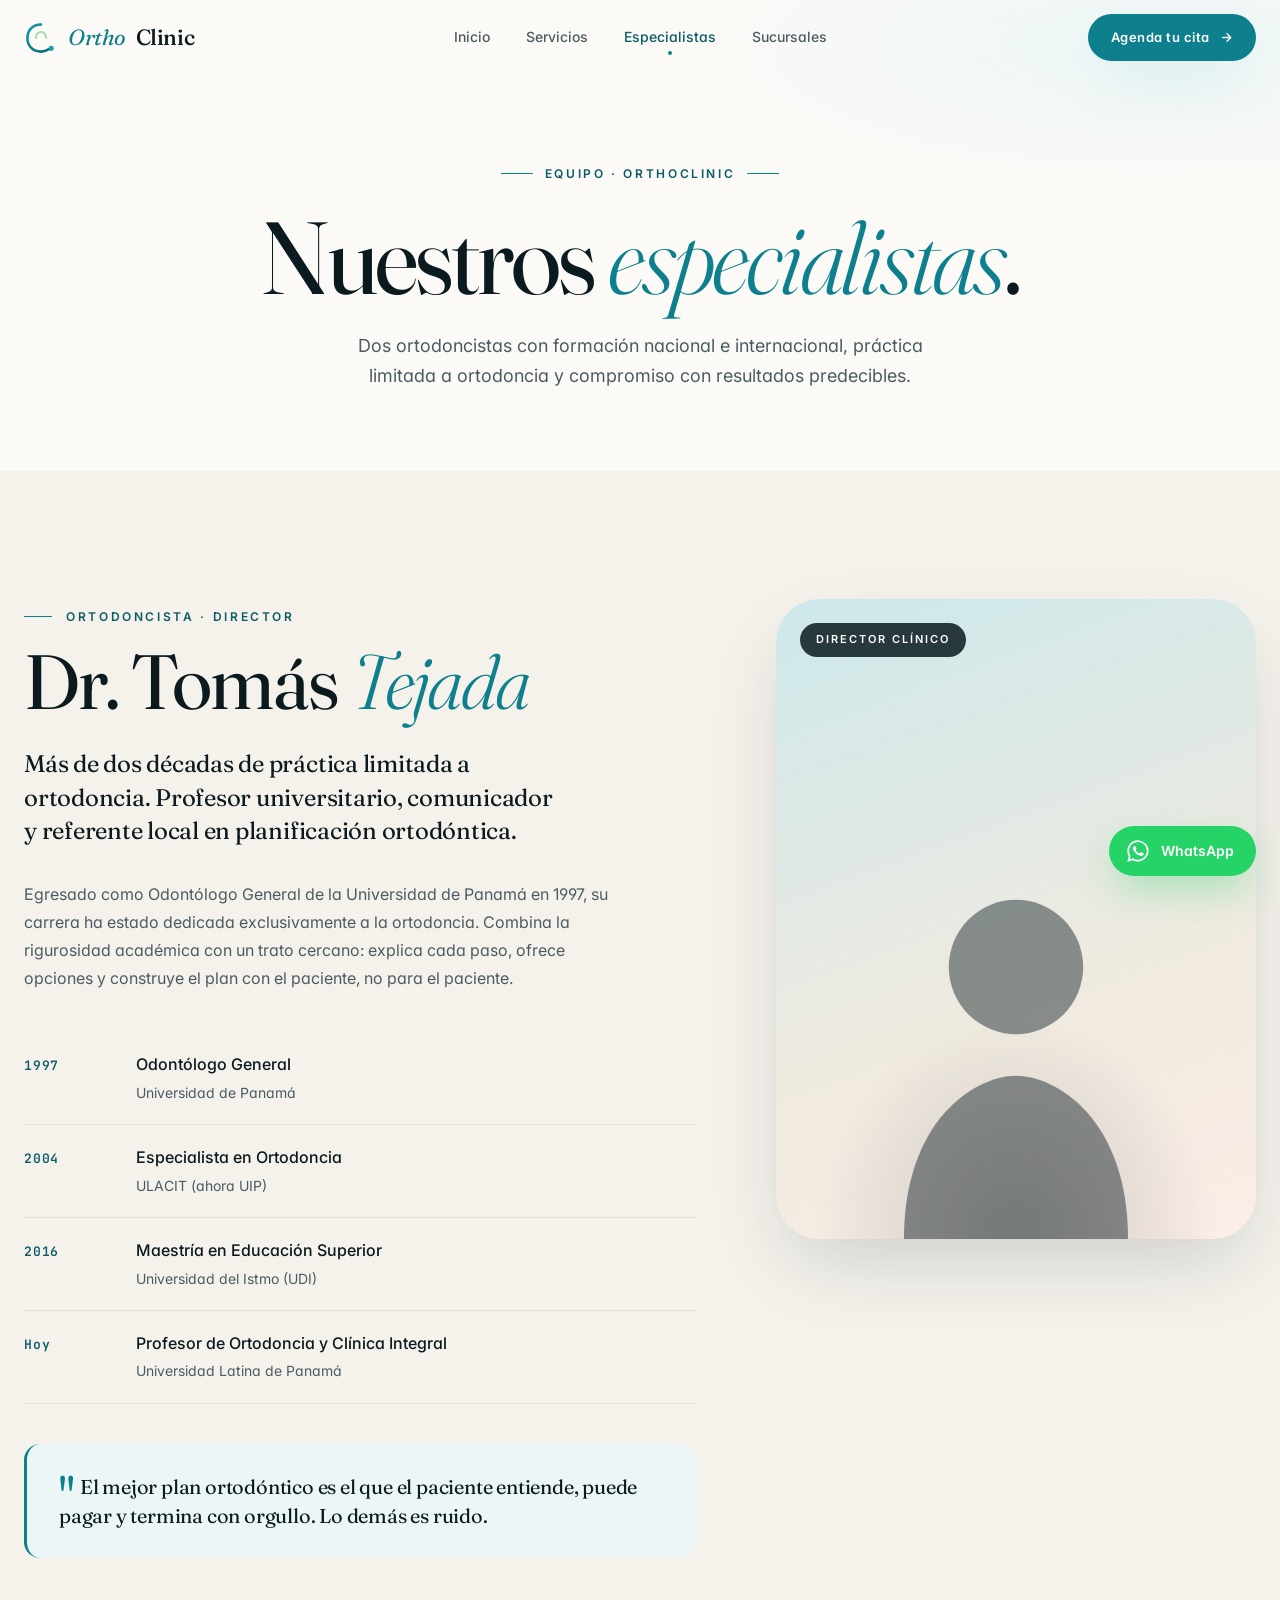
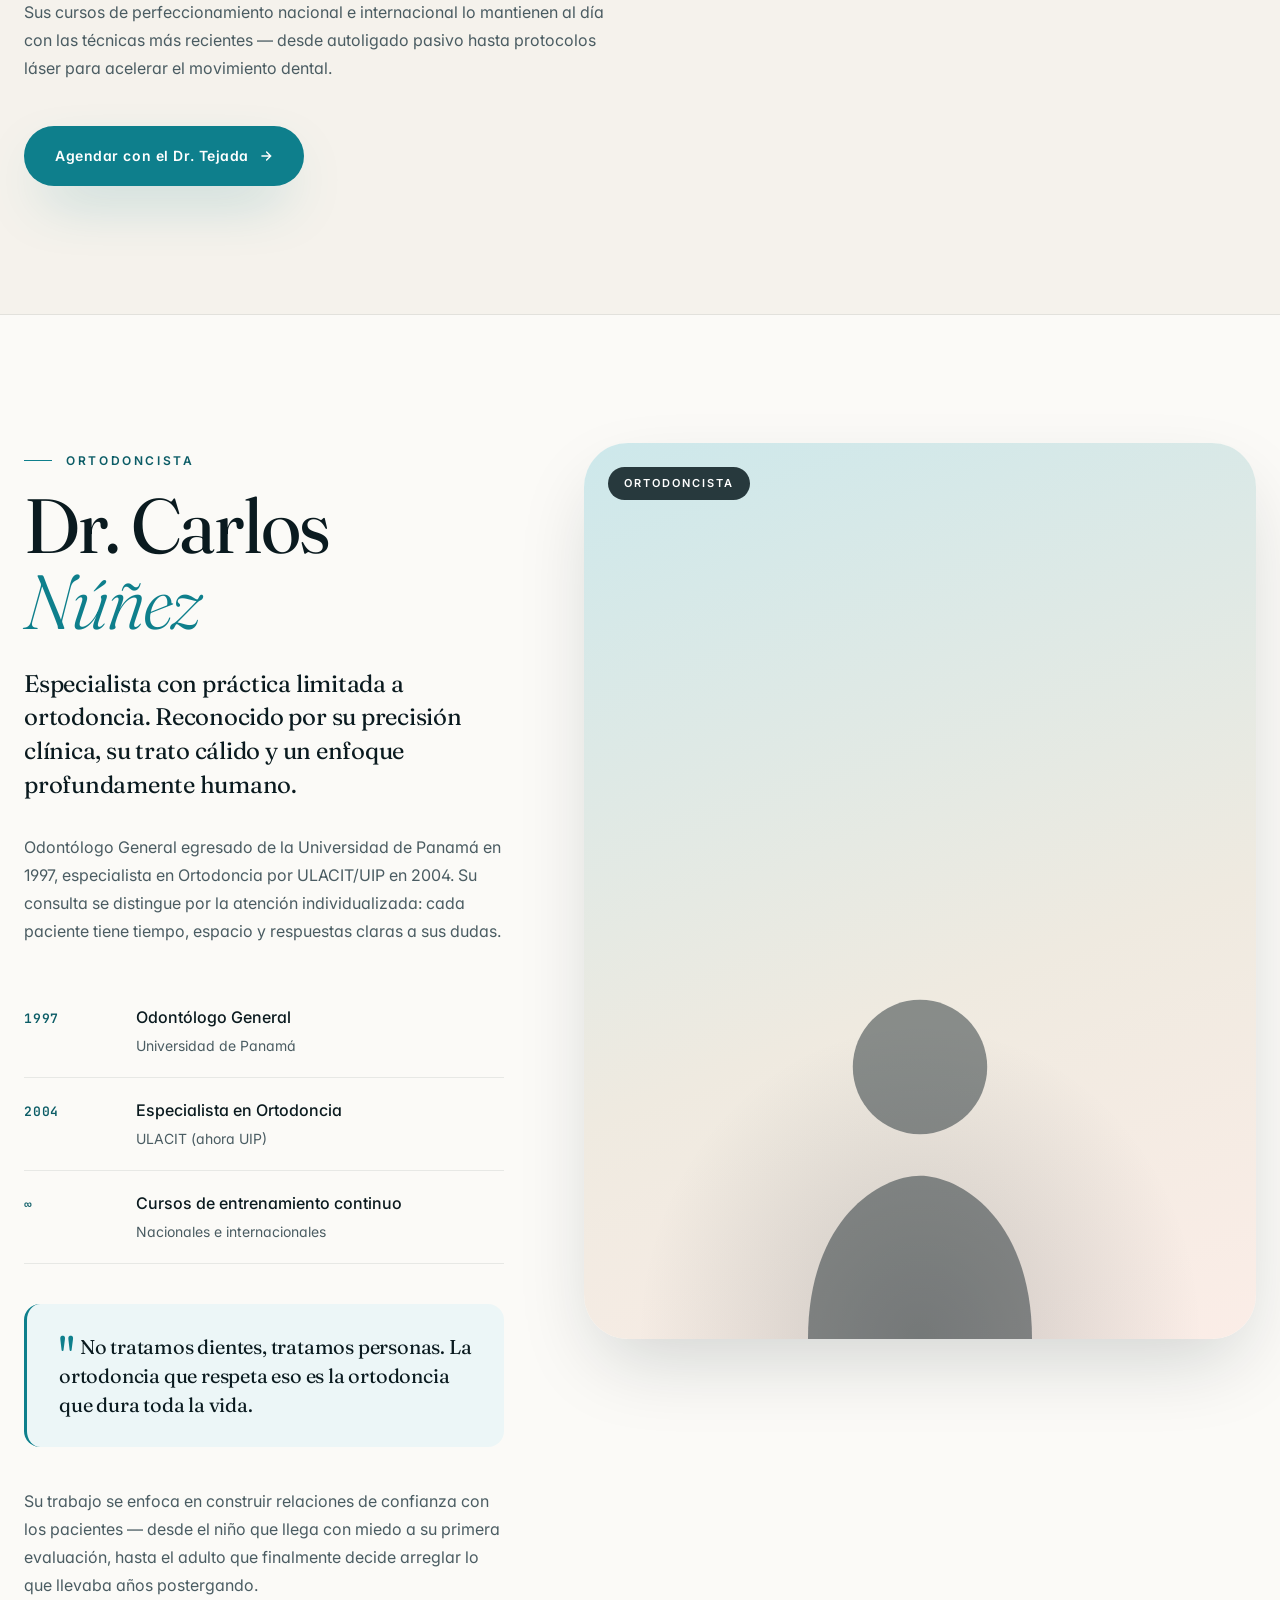
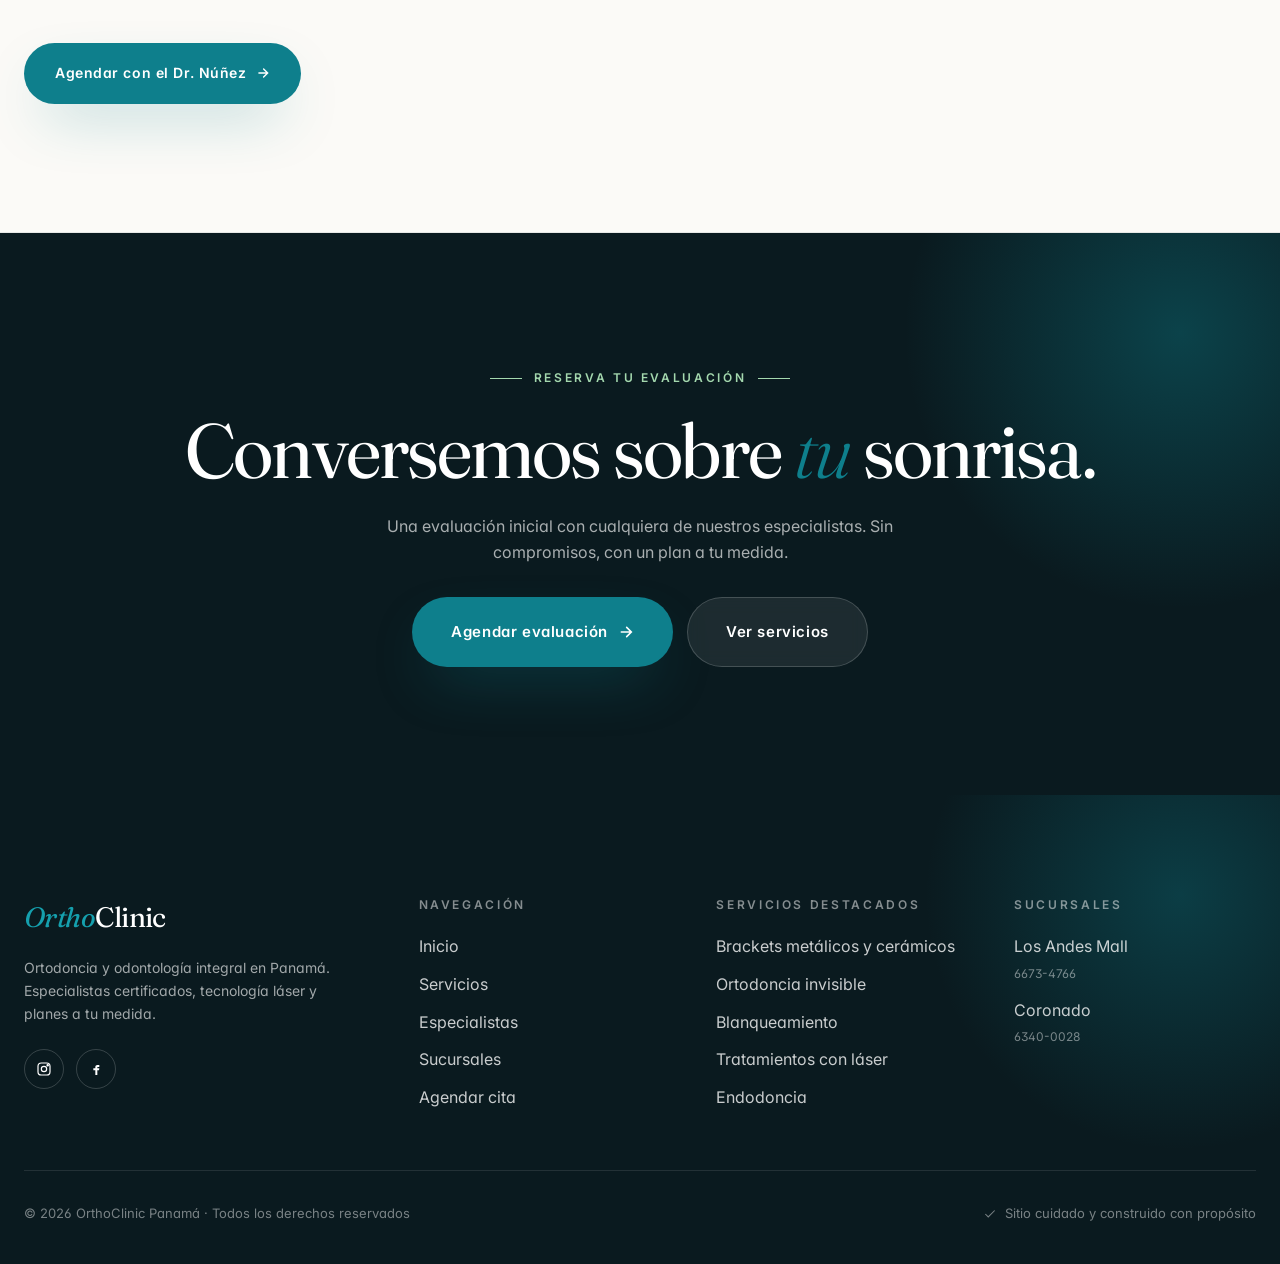
<file: especialistas.html>
<!doctype html>
<html lang="es">
<head>
  <meta charset="utf-8" />
  <meta name="viewport" content="width=device-width, initial-scale=1, viewport-fit=cover" />
  <title>Especialistas — OrthoClinic Panamá</title>
  <meta name="description" content="Conoce a los Dres. Tomás Tejada y Carlos Núñez, ortodoncistas certificados de OrthoClinic Panamá." />
  <meta name="theme-color" content="#0E7F8C" />
  <link rel="icon" href="/public/logo-mark.svg" type="image/svg+xml" />
  <link href="/shared/theme.css?v=3" rel="stylesheet" />
  <style>
    .page-hero {
      padding: calc(var(--oc-nav-h) + 80px) 24px 80px;
      background:
        radial-gradient(60% 50% at 90% 10%, var(--oc-teal-tint) 0%, transparent 60%),
        var(--oc-bg);
      text-align: center;
    }
    .page-hero h1 {
      font-family: var(--oc-font-display);
      font-size: clamp(50px, 8vw, 120px);
      font-weight: 400;
      line-height: 0.98;
      letter-spacing: -0.03em;
      margin: 24px 0 24px;
    }
    .page-hero h1 em { font-style: italic; color: var(--oc-teal); font-weight: 300; }
    .page-hero p { color: var(--oc-ink-mute); font-size: 18px; max-width: 580px; margin: 0 auto; line-height: 1.65; }

    .spec-block {
      padding: clamp(80px, 10vw, 140px) 24px;
      border-bottom: 1px solid var(--oc-line);
    }
    .spec-block:nth-child(even) { background: var(--oc-bg-soft); }
    .spec-inner {
      max-width: var(--oc-max);
      margin: 0 auto;
      display: grid;
      grid-template-columns: 5fr 7fr;
      gap: 80px;
      align-items: start;
    }
    .spec-block:nth-child(even) .spec-inner { grid-template-columns: 7fr 5fr; }
    .spec-block:nth-child(even) .spec-portrait-wrap { order: 2; }

    .spec-portrait-wrap { position: sticky; top: calc(var(--oc-nav-h) + 24px); }
    .spec-portrait {
      aspect-ratio: 3/4;
      border-radius: var(--oc-radius-xl);
      overflow: hidden;
      background: linear-gradient(160deg, var(--oc-teal-soft) 0%, var(--oc-bg-warm) 60%, var(--oc-coral-tint) 100%);
      box-shadow: var(--oc-shadow-lg);
      display: flex;
      align-items: flex-end;
      justify-content: center;
      position: relative;
    }
    .spec-portrait::before {
      content: '';
      position: absolute;
      inset: 0;
      background: radial-gradient(60% 50% at 50% 100%, var(--oc-ink) 0%, transparent 70%);
      opacity: 0.18;
    }
    .spec-portrait svg {
      width: 75%;
      max-width: 320px;
      color: rgba(10,26,31,0.45);
      position: relative;
      z-index: 1;
    }
    .spec-portrait-tag {
      position: absolute;
      top: 24px;
      left: 24px;
      padding: 8px 16px;
      background: rgba(10,26,31,0.85);
      backdrop-filter: blur(10px);
      color: #fff;
      border-radius: var(--oc-radius-pill);
      font-size: 11px;
      letter-spacing: 0.18em;
      text-transform: uppercase;
      font-weight: 600;
      z-index: 2;
    }

    .spec-meta { margin-bottom: 18px; display: inline-flex; gap: 14px; align-items: center; }
    .spec-meta span {
      font-size: 12px;
      letter-spacing: 0.22em;
      text-transform: uppercase;
      color: var(--oc-teal-deep);
      font-weight: 600;
    }
    .spec-meta::before {
      content: '';
      width: 28px;
      height: 1px;
      background: var(--oc-teal);
    }
    .spec-block h2 {
      font-family: var(--oc-font-display);
      font-size: clamp(48px, 6vw, 84px);
      font-weight: 400;
      line-height: 0.98;
      letter-spacing: -0.025em;
      margin: 0 0 28px;
    }
    .spec-block h2 em { font-style: italic; color: var(--oc-teal); font-weight: 300; }
    .spec-block .lede {
      font-family: var(--oc-font-display);
      font-size: clamp(20px, 2vw, 24px);
      font-weight: 400;
      line-height: 1.4;
      letter-spacing: -0.01em;
      color: var(--oc-ink);
      margin: 0 0 32px;
      max-width: 540px;
    }
    .spec-block p { color: var(--oc-ink-mute); font-size: 16px; line-height: 1.75; margin: 0 0 20px; max-width: 600px; }

    .spec-timeline { display: flex; flex-direction: column; gap: 0; margin: 40px 0; padding: 0; list-style: none; }
    .spec-timeline li {
      display: grid;
      grid-template-columns: 92px 1fr;
      gap: 20px;
      padding: 20px 0;
      border-bottom: 1px solid var(--oc-line);
      align-items: baseline;
    }
    .spec-timeline .year {
      font-family: var(--oc-font-mono);
      font-size: 13px;
      letter-spacing: 0.06em;
      color: var(--oc-teal-deep);
      font-weight: 600;
    }
    .spec-timeline .what {
      font-size: 16px;
      color: var(--oc-ink);
      font-weight: 500;
    }
    .spec-timeline .what em { color: var(--oc-ink-mute); font-style: normal; font-weight: 400; display: block; margin-top: 4px; font-size: 14px; }

    .spec-quote {
      margin: 40px 0;
      padding: 28px 32px;
      background: var(--oc-teal-tint);
      border-radius: var(--oc-radius-md);
      border-left: 3px solid var(--oc-teal);
      font-family: var(--oc-font-display);
      font-size: 20px;
      line-height: 1.45;
      color: var(--oc-ink);
      letter-spacing: -0.01em;
    }
    .spec-quote::before {
      content: '"';
      font-size: 48px;
      line-height: 0;
      vertical-align: -0.4em;
      color: var(--oc-teal);
      margin-right: 6px;
    }

    @media (max-width: 980px) {
      .spec-inner, .spec-block:nth-child(even) .spec-inner { grid-template-columns: 1fr; gap: 40px; }
      .spec-portrait-wrap { position: static; max-width: 460px; margin: 0 auto; }
      .spec-block:nth-child(even) .spec-portrait-wrap { order: 0; }
    }
  </style>
</head>
<body>

  <section class="page-hero">
    <span class="oc-eyebrow is-center" data-reveal>Equipo · OrthoClinic</span>
    <h1 data-reveal data-reveal-delay="1">Nuestros <em>especialistas</em>.</h1>
    <p data-reveal data-reveal-delay="2">Dos ortodoncistas con formación nacional e internacional, práctica limitada a ortodoncia y compromiso con resultados predecibles.</p>
  </section>

  <section class="spec-block" id="tejada">
    <div class="spec-inner">
      <div class="spec-portrait-wrap" data-reveal>
        <div class="spec-portrait">
          <span class="spec-portrait-tag">Director clínico</span>
          <svg viewBox="0 0 200 240" fill="currentColor">
            <circle cx="100" cy="70" r="42"/>
            <path d="M30 240 C 30 165, 75 138, 100 138 C 125 138, 170 165, 170 240 Z"/>
          </svg>
        </div>
      </div>
      <div data-reveal data-reveal-delay="1">
        <div class="spec-meta"><span>Ortodoncista · Director</span></div>
        <h2>Dr. Tomás <em>Tejada</em></h2>
        <p class="lede">Más de dos décadas de práctica limitada a ortodoncia. Profesor universitario, comunicador y referente local en planificación ortodóntica.</p>

        <p>Egresado como Odontólogo General de la Universidad de Panamá en 1997, su carrera ha estado dedicada exclusivamente a la ortodoncia. Combina la rigurosidad académica con un trato cercano: explica cada paso, ofrece opciones y construye el plan con el paciente, no para el paciente.</p>

        <ul class="spec-timeline">
          <li><span class="year">1997</span><span class="what">Odontólogo General<em>Universidad de Panamá</em></span></li>
          <li><span class="year">2004</span><span class="what">Especialista en Ortodoncia<em>ULACIT (ahora UIP)</em></span></li>
          <li><span class="year">2016</span><span class="what">Maestría en Educación Superior<em>Universidad del Istmo (UDI)</em></span></li>
          <li><span class="year">Hoy</span><span class="what">Profesor de Ortodoncia y Clínica Integral<em>Universidad Latina de Panamá</em></span></li>
        </ul>

        <div class="spec-quote">El mejor plan ortodóntico es el que el paciente entiende, puede pagar y termina con orgullo. Lo demás es ruido.</div>

        <p>Sus cursos de perfeccionamiento nacional e internacional lo mantienen al día con las técnicas más recientes — desde autoligado pasivo hasta protocolos láser para acelerar el movimiento dental.</p>

        <a class="oc-btn oc-btn-teal" href="/agenda" style="margin-top: 24px;">
          Agendar con el Dr. Tejada
          <svg width="14" height="14" viewBox="0 0 24 24" fill="none" stroke="currentColor" stroke-width="2.4" stroke-linecap="round"><path d="M5 12h14M13 5l7 7-7 7"/></svg>
        </a>
      </div>
    </div>
  </section>

  <section class="spec-block" id="nunez">
    <div class="spec-inner">
      <div data-reveal data-reveal-delay="1">
        <div class="spec-meta"><span>Ortodoncista</span></div>
        <h2>Dr. Carlos <em>Núñez</em></h2>
        <p class="lede">Especialista con práctica limitada a ortodoncia. Reconocido por su precisión clínica, su trato cálido y un enfoque profundamente humano.</p>

        <p>Odontólogo General egresado de la Universidad de Panamá en 1997, especialista en Ortodoncia por ULACIT/UIP en 2004. Su consulta se distingue por la atención individualizada: cada paciente tiene tiempo, espacio y respuestas claras a sus dudas.</p>

        <ul class="spec-timeline">
          <li><span class="year">1997</span><span class="what">Odontólogo General<em>Universidad de Panamá</em></span></li>
          <li><span class="year">2004</span><span class="what">Especialista en Ortodoncia<em>ULACIT (ahora UIP)</em></span></li>
          <li><span class="year">∞</span><span class="what">Cursos de entrenamiento continuo<em>Nacionales e internacionales</em></span></li>
        </ul>

        <div class="spec-quote">No tratamos dientes, tratamos personas. La ortodoncia que respeta eso es la ortodoncia que dura toda la vida.</div>

        <p>Su trabajo se enfoca en construir relaciones de confianza con los pacientes — desde el niño que llega con miedo a su primera evaluación, hasta el adulto que finalmente decide arreglar lo que llevaba años postergando.</p>

        <a class="oc-btn oc-btn-teal" href="/agenda" style="margin-top: 24px;">
          Agendar con el Dr. Núñez
          <svg width="14" height="14" viewBox="0 0 24 24" fill="none" stroke="currentColor" stroke-width="2.4" stroke-linecap="round"><path d="M5 12h14M13 5l7 7-7 7"/></svg>
        </a>
      </div>
      <div class="spec-portrait-wrap" data-reveal>
        <div class="spec-portrait">
          <span class="spec-portrait-tag">Ortodoncista</span>
          <svg viewBox="0 0 200 240" fill="currentColor">
            <circle cx="100" cy="70" r="42"/>
            <path d="M30 240 C 30 165, 75 138, 100 138 C 125 138, 170 165, 170 240 Z"/>
          </svg>
        </div>
      </div>
    </div>
  </section>

  <section class="oc-section" style="background: var(--oc-ink); color: #fff; text-align: center; padding: clamp(80px, 10vw, 140px) 24px; position: relative; overflow: hidden;">
    <div style="position: absolute; top: -200px; right: -200px; width: 600px; height: 600px; background: radial-gradient(circle, rgba(14,160,174,0.30) 0%, transparent 65%); pointer-events: none;"></div>
    <div class="oc-container" style="position: relative;">
      <span class="oc-eyebrow is-center is-light" data-reveal>Reserva tu evaluación</span>
      <h2 class="oc-display" style="font-size: clamp(40px, 6vw, 80px); color: #fff; margin: 24px 0 24px;" data-reveal data-reveal-delay="1">
        Conversemos sobre <em>tu</em> sonrisa.
      </h2>
      <p style="color: rgba(255,255,255,0.65); max-width: 520px; margin: 0 auto 32px;" data-reveal data-reveal-delay="2">Una evaluación inicial con cualquiera de nuestros especialistas. Sin compromisos, con un plan a tu medida.</p>
      <div style="display: inline-flex; gap: 14px; flex-wrap: wrap; justify-content: center;" data-reveal data-reveal-delay="3">
        <a class="oc-btn oc-btn-teal oc-btn-lg" href="/agenda">Agendar evaluación <svg width="16" height="16" viewBox="0 0 24 24" fill="none" stroke="currentColor" stroke-width="2.4" stroke-linecap="round"><path d="M5 12h14M13 5l7 7-7 7"/></svg></a>
        <a class="oc-btn oc-btn-ghost oc-btn-lg" href="/servicios">Ver servicios</a>
      </div>
    </div>
  </section>

  <script src="/shared/nav-footer.js?v=3"></script>
</body>
</html>
</file>
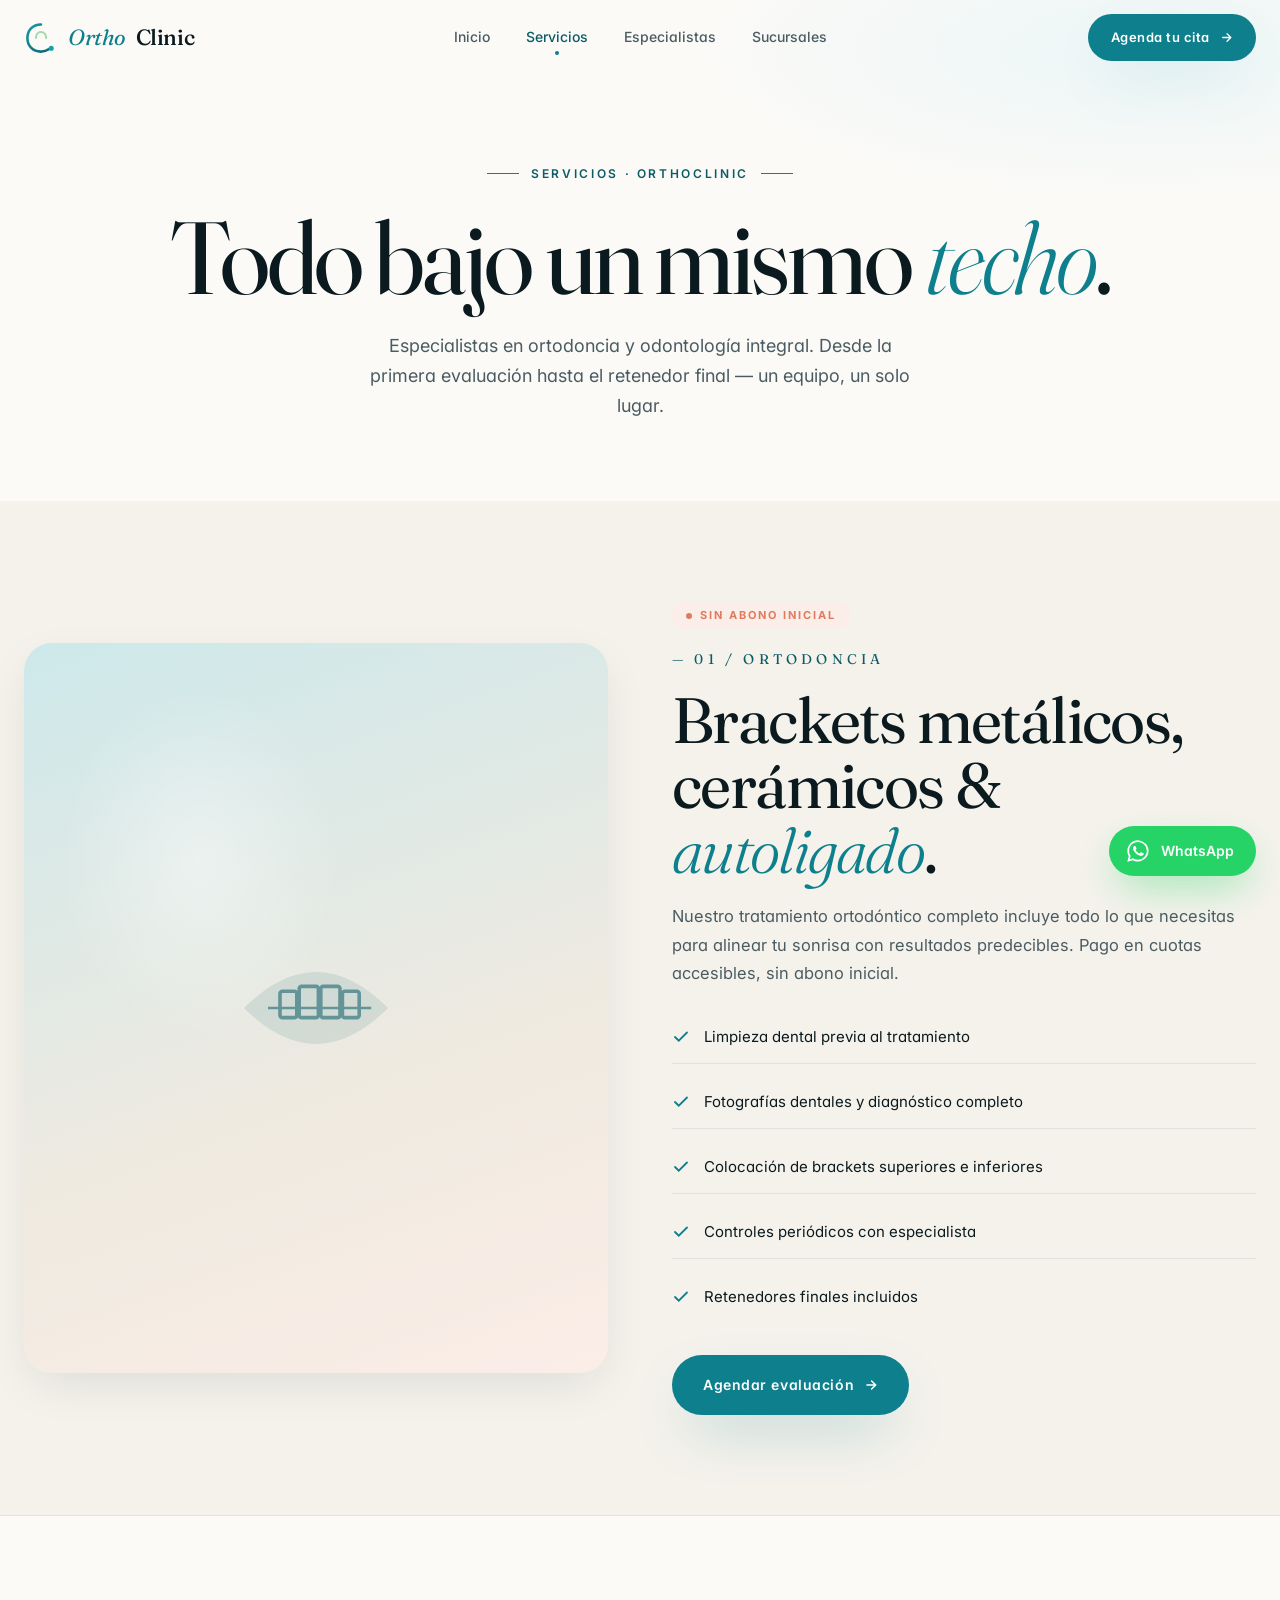
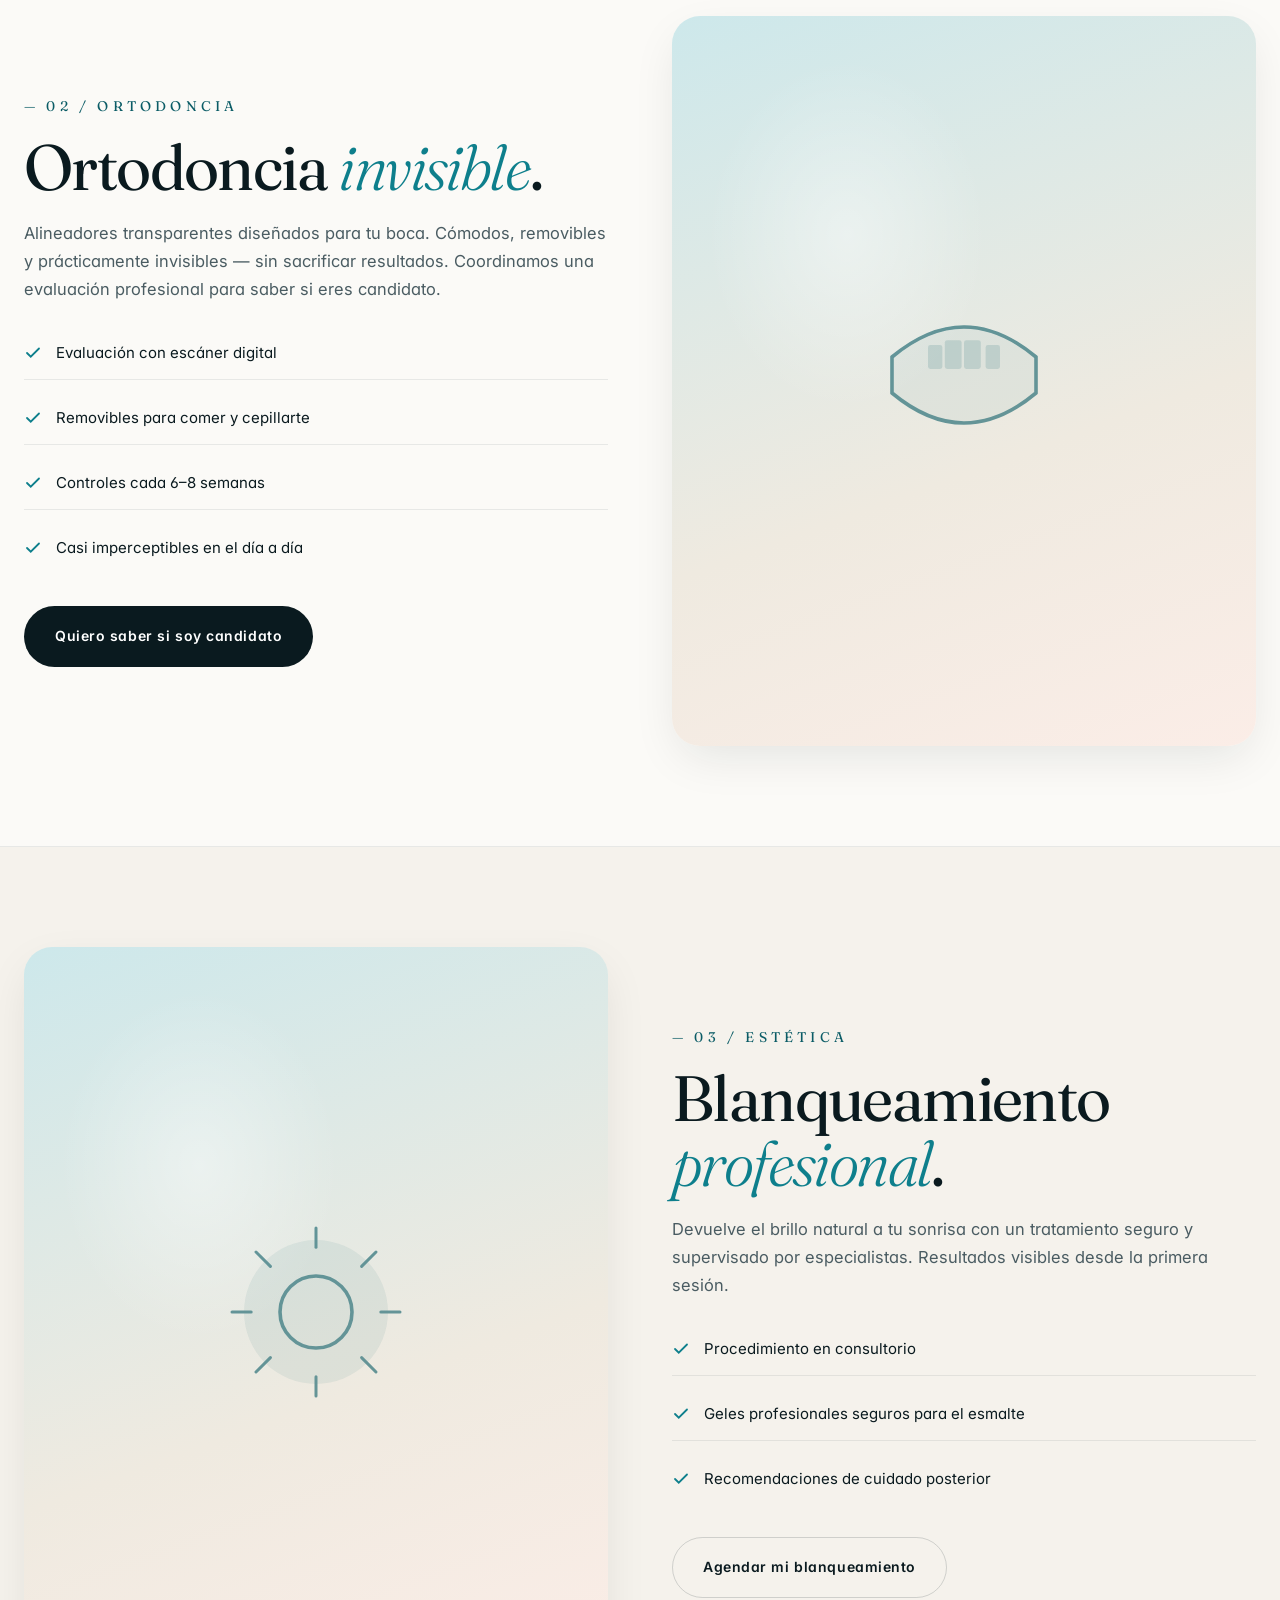
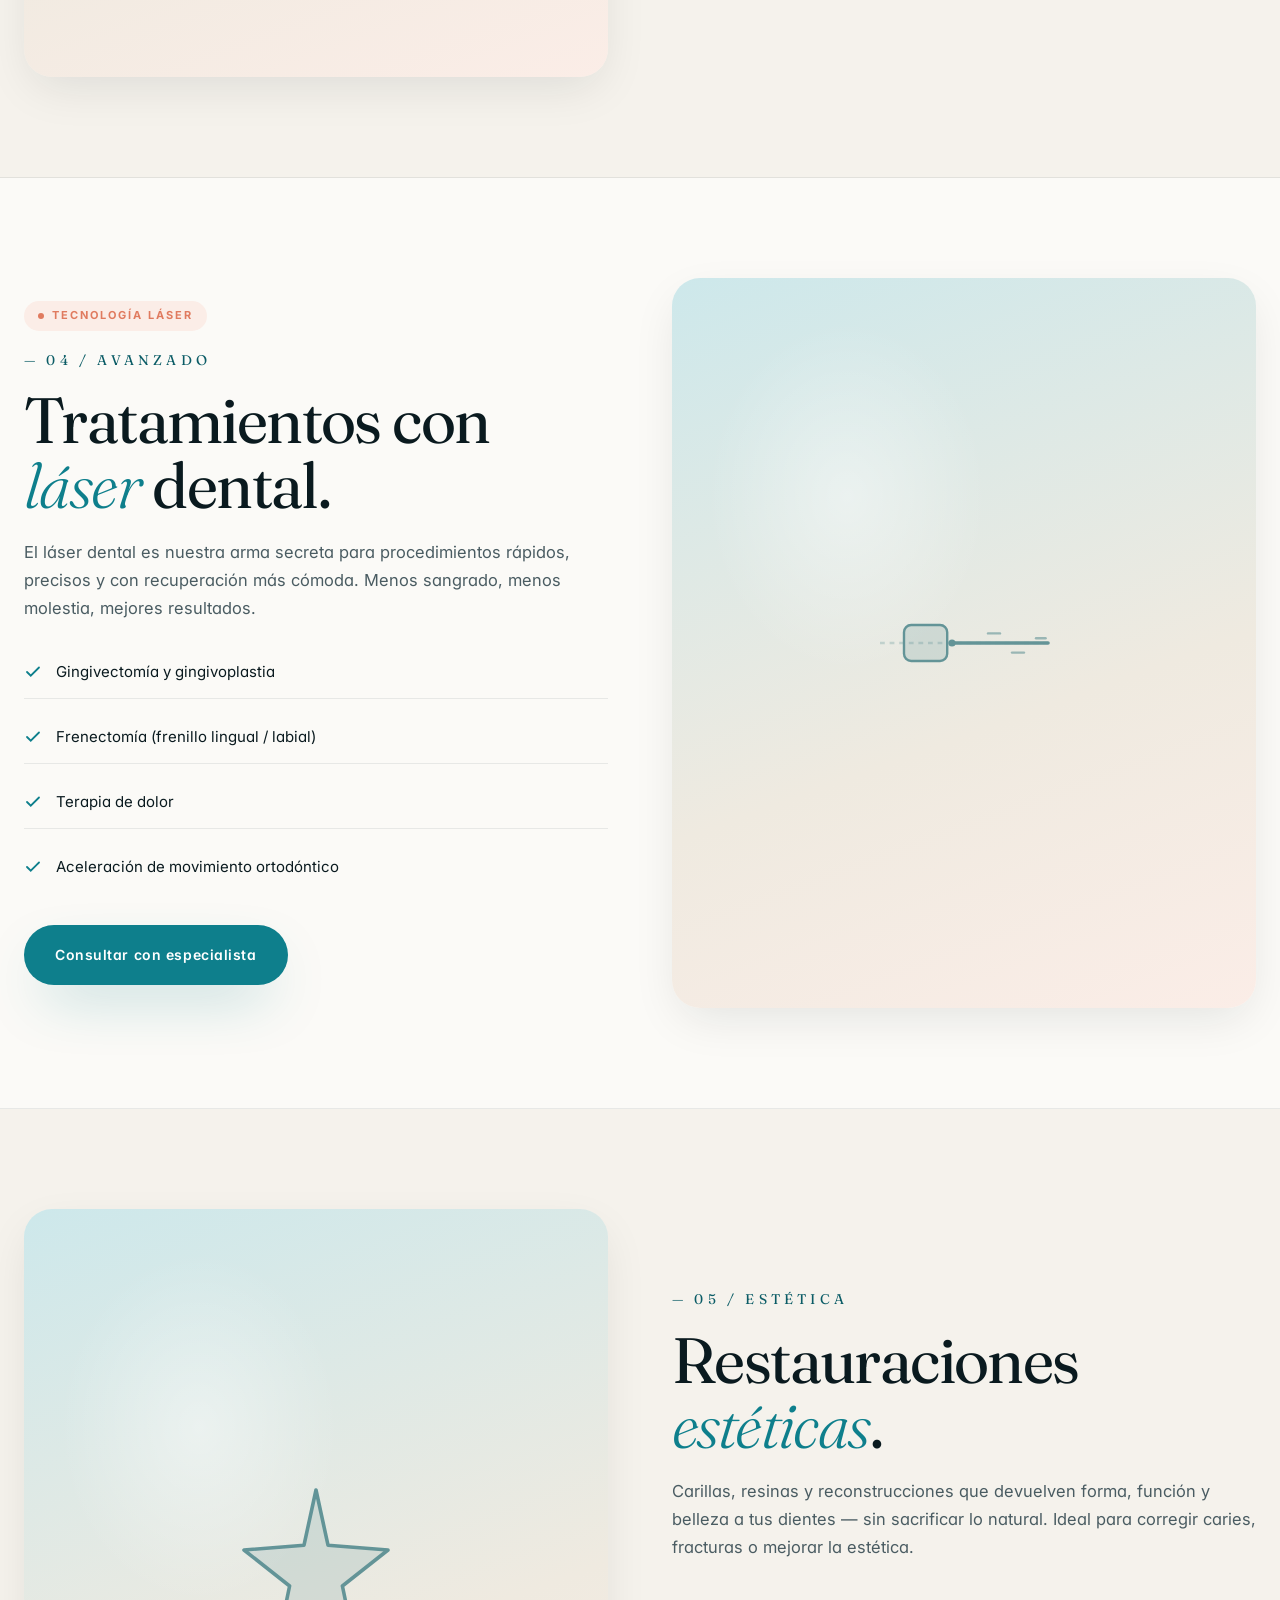
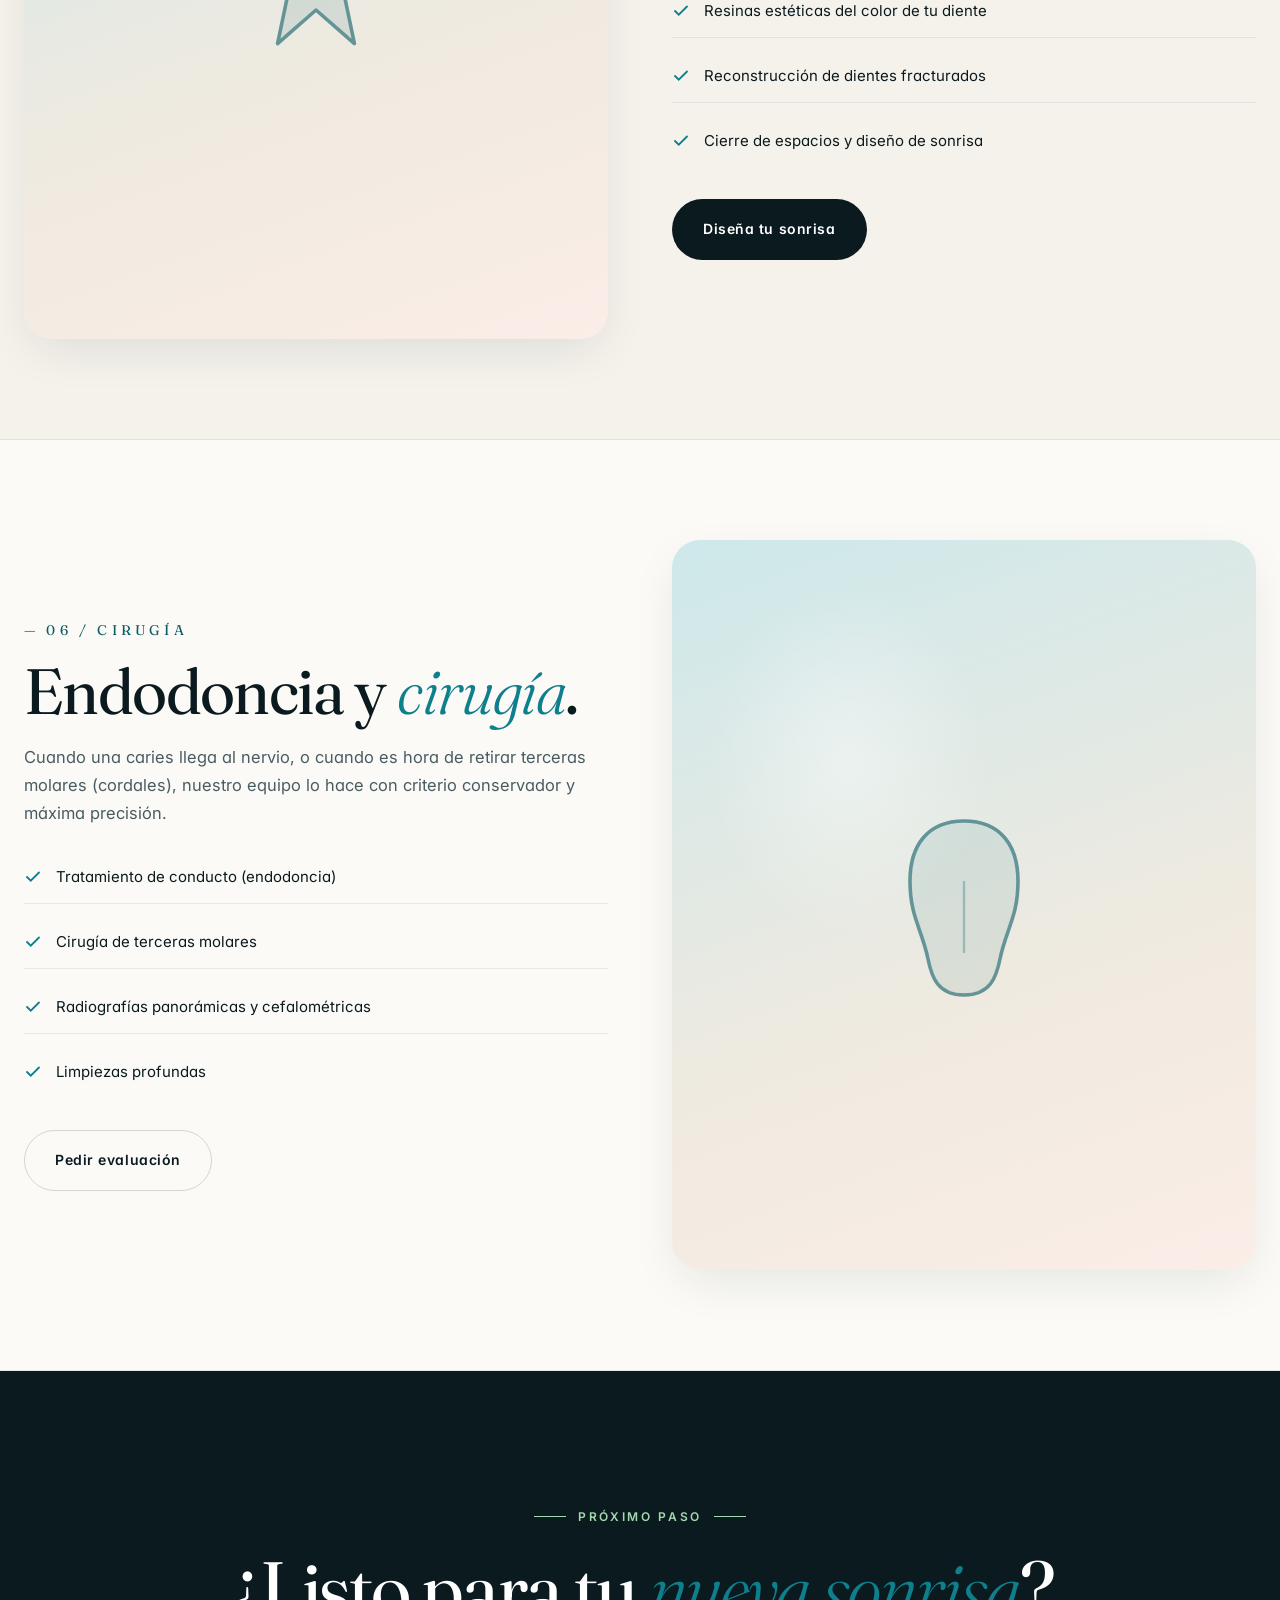
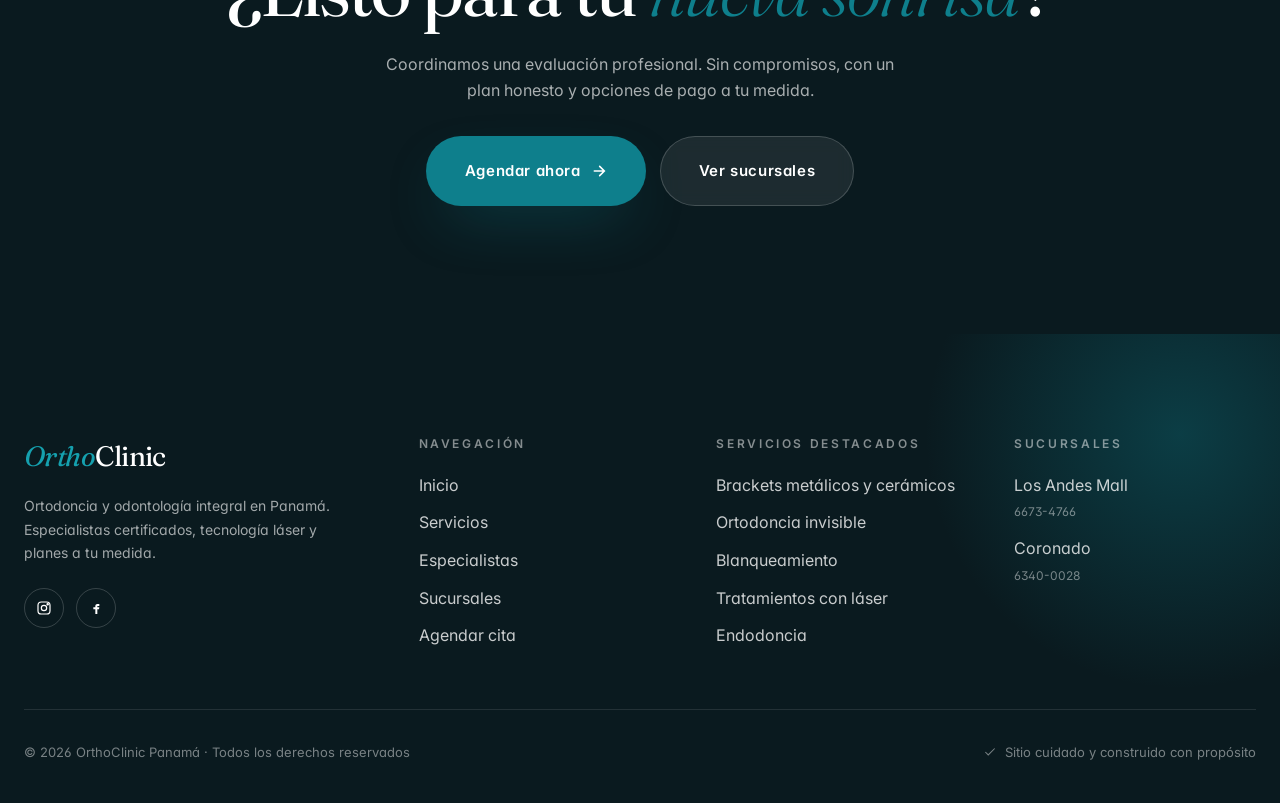
<file: servicios.html>
<!doctype html>
<html lang="es">
<head>
  <meta charset="utf-8" />
  <meta name="viewport" content="width=device-width, initial-scale=1, viewport-fit=cover" />
  <title>Servicios — OrthoClinic Panamá</title>
  <meta name="description" content="Ortodoncia, brackets, blanqueamiento, láser dental, endodoncia, cirugía y restauraciones estéticas en OrthoClinic Panamá." />
  <meta name="theme-color" content="#0E7F8C" />
  <link rel="icon" href="/public/logo-mark.svg" type="image/svg+xml" />
  <link href="/shared/theme.css?v=3" rel="stylesheet" />
  <style>
    .page-hero {
      padding: calc(var(--oc-nav-h) + 80px) 24px 80px;
      background:
        radial-gradient(60% 50% at 90% 10%, var(--oc-teal-tint) 0%, transparent 60%),
        var(--oc-bg);
      text-align: center;
    }
    .page-hero h1 {
      font-family: var(--oc-font-display);
      font-size: clamp(50px, 8vw, 120px);
      font-weight: 400;
      line-height: 0.98;
      letter-spacing: -0.03em;
      margin: 24px 0 24px;
    }
    .page-hero h1 em { font-style: italic; color: var(--oc-teal); font-weight: 300; }
    .page-hero p { color: var(--oc-ink-mute); font-size: 18px; max-width: 560px; margin: 0 auto; line-height: 1.65; }

    /* Service block */
    .srv-block {
      padding: clamp(60px, 8vw, 100px) 24px;
      border-bottom: 1px solid var(--oc-line);
    }
    .srv-block:nth-child(even) { background: var(--oc-bg-soft); }
    .srv-inner {
      max-width: var(--oc-max);
      margin: 0 auto;
      display: grid;
      grid-template-columns: 1fr 1fr;
      gap: 64px;
      align-items: center;
    }
    .srv-block:nth-child(even) .srv-inner { direction: rtl; }
    .srv-block:nth-child(even) .srv-inner > * { direction: ltr; }

    .srv-num {
      font-family: var(--oc-font-display);
      font-size: 14px;
      letter-spacing: 0.3em;
      color: var(--oc-teal-deep);
      text-transform: uppercase;
      margin-bottom: 16px;
      display: block;
    }
    .srv-block h2 {
      font-family: var(--oc-font-display);
      font-size: clamp(36px, 5vw, 64px);
      font-weight: 400;
      line-height: 1.02;
      letter-spacing: -0.025em;
      margin: 0 0 20px;
    }
    .srv-block h2 em { font-style: italic; color: var(--oc-teal); font-weight: 300; }
    .srv-block p { color: var(--oc-ink-mute); font-size: 16.5px; line-height: 1.7; margin: 0 0 24px; }
    .srv-list { display: flex; flex-direction: column; gap: 12px; margin: 0 0 32px; padding: 0; list-style: none; }
    .srv-list li {
      display: flex;
      gap: 14px;
      align-items: flex-start;
      padding: 14px 0;
      border-bottom: 1px solid var(--oc-line);
      font-size: 15px;
      color: var(--oc-ink);
    }
    .srv-list li:last-child { border-bottom: none; }
    .srv-list svg { color: var(--oc-teal); flex-shrink: 0; margin-top: 3px; }

    .srv-visual {
      aspect-ratio: 4/5;
      border-radius: var(--oc-radius-lg);
      overflow: hidden;
      background:
        linear-gradient(160deg, var(--oc-teal-soft) 0%, var(--oc-bg-warm) 60%, var(--oc-coral-tint) 100%);
      box-shadow: var(--oc-shadow-md);
      display: flex;
      align-items: center;
      justify-content: center;
      position: relative;
    }
    .srv-visual::after {
      content: '';
      position: absolute;
      inset: 0;
      background:
        radial-gradient(40% 40% at 30% 30%, rgba(255,255,255,0.4) 0%, transparent 60%);
    }
    .srv-icon-lg {
      width: 60%;
      max-width: 240px;
      color: var(--oc-teal-deep);
      opacity: 0.6;
      position: relative;
      z-index: 1;
    }
    .srv-badge {
      display: inline-flex;
      align-items: center;
      gap: 8px;
      padding: 6px 14px;
      background: var(--oc-coral-tint);
      color: var(--oc-coral);
      border-radius: var(--oc-radius-pill);
      font-size: 11px;
      letter-spacing: 0.18em;
      text-transform: uppercase;
      font-weight: 700;
      margin-bottom: 18px;
    }

    @media (max-width: 980px) {
      .srv-inner, .srv-block:nth-child(even) .srv-inner { grid-template-columns: 1fr; direction: ltr; gap: 40px; }
      .srv-visual { max-width: 460px; margin: 0 auto; }
    }
  </style>
</head>
<body>

  <section class="page-hero">
    <span class="oc-eyebrow is-center" data-reveal>Servicios · OrthoClinic</span>
    <h1 data-reveal data-reveal-delay="1">Todo bajo un mismo <em>techo</em>.</h1>
    <p data-reveal data-reveal-delay="2">Especialistas en ortodoncia y odontología integral. Desde la primera evaluación hasta el retenedor final — un equipo, un solo lugar.</p>
  </section>

  <section class="srv-block" id="brackets">
    <div class="srv-inner">
      <div data-reveal>
        <span class="srv-badge"><span class="oc-dot"></span> Sin abono inicial</span>
        <span class="srv-num">— 01 / Ortodoncia</span>
        <h2>Brackets metálicos, cerámicos & <em>autoligado</em>.</h2>
        <p>Nuestro tratamiento ortodóntico completo incluye todo lo que necesitas para alinear tu sonrisa con resultados predecibles. Pago en cuotas accesibles, sin abono inicial.</p>
        <ul class="srv-list">
          <li><svg width="18" height="18" viewBox="0 0 24 24" fill="none" stroke="currentColor" stroke-width="2.4" stroke-linecap="round"><path d="M20 6 9 17l-5-5"/></svg>Limpieza dental previa al tratamiento</li>
          <li><svg width="18" height="18" viewBox="0 0 24 24" fill="none" stroke="currentColor" stroke-width="2.4" stroke-linecap="round"><path d="M20 6 9 17l-5-5"/></svg>Fotografías dentales y diagnóstico completo</li>
          <li><svg width="18" height="18" viewBox="0 0 24 24" fill="none" stroke="currentColor" stroke-width="2.4" stroke-linecap="round"><path d="M20 6 9 17l-5-5"/></svg>Colocación de brackets superiores e inferiores</li>
          <li><svg width="18" height="18" viewBox="0 0 24 24" fill="none" stroke="currentColor" stroke-width="2.4" stroke-linecap="round"><path d="M20 6 9 17l-5-5"/></svg>Controles periódicos con especialista</li>
          <li><svg width="18" height="18" viewBox="0 0 24 24" fill="none" stroke="currentColor" stroke-width="2.4" stroke-linecap="round"><path d="M20 6 9 17l-5-5"/></svg>Retenedores finales incluidos</li>
        </ul>
        <a class="oc-btn oc-btn-teal" href="/agenda">
          Agendar evaluación
          <svg width="14" height="14" viewBox="0 0 24 24" fill="none" stroke="currentColor" stroke-width="2.4" stroke-linecap="round"><path d="M5 12h14M13 5l7 7-7 7"/></svg>
        </a>
      </div>
      <div class="srv-visual" data-reveal data-reveal-delay="2">
        <svg class="srv-icon-lg" viewBox="0 0 200 200" fill="none">
          <path d="M40 100 Q100 40, 160 100 Q100 160, 40 100 Z" fill="currentColor" opacity="0.18"/>
          <g stroke="currentColor" stroke-width="3" fill="none" stroke-linecap="round">
            <rect x="70" y="86" width="14" height="22" rx="2"/>
            <rect x="86" y="82" width="16" height="26" rx="2"/>
            <rect x="104" y="82" width="16" height="26" rx="2"/>
            <rect x="122" y="86" width="14" height="22" rx="2"/>
          </g>
          <line x1="60" y1="100" x2="146" y2="100" stroke="currentColor" stroke-width="2"/>
        </svg>
      </div>
    </div>
  </section>

  <section class="srv-block" id="invisible">
    <div class="srv-inner">
      <div data-reveal>
        <span class="srv-num">— 02 / Ortodoncia</span>
        <h2>Ortodoncia <em>invisible</em>.</h2>
        <p>Alineadores transparentes diseñados para tu boca. Cómodos, removibles y prácticamente invisibles — sin sacrificar resultados. Coordinamos una evaluación profesional para saber si eres candidato.</p>
        <ul class="srv-list">
          <li><svg width="18" height="18" viewBox="0 0 24 24" fill="none" stroke="currentColor" stroke-width="2.4" stroke-linecap="round"><path d="M20 6 9 17l-5-5"/></svg>Evaluación con escáner digital</li>
          <li><svg width="18" height="18" viewBox="0 0 24 24" fill="none" stroke="currentColor" stroke-width="2.4" stroke-linecap="round"><path d="M20 6 9 17l-5-5"/></svg>Removibles para comer y cepillarte</li>
          <li><svg width="18" height="18" viewBox="0 0 24 24" fill="none" stroke="currentColor" stroke-width="2.4" stroke-linecap="round"><path d="M20 6 9 17l-5-5"/></svg>Controles cada 6–8 semanas</li>
          <li><svg width="18" height="18" viewBox="0 0 24 24" fill="none" stroke="currentColor" stroke-width="2.4" stroke-linecap="round"><path d="M20 6 9 17l-5-5"/></svg>Casi imperceptibles en el día a día</li>
        </ul>
        <a class="oc-btn oc-btn-ink" href="/agenda">Quiero saber si soy candidato</a>
      </div>
      <div class="srv-visual" data-reveal data-reveal-delay="2">
        <svg class="srv-icon-lg" viewBox="0 0 200 200" fill="none">
          <path d="M40 80 Q100 30, 160 80 L160 110 Q100 160, 40 110 Z" stroke="currentColor" stroke-width="3" fill="currentColor" fill-opacity="0.08"/>
          <path d="M40 80 Q100 30, 160 80" stroke="currentColor" stroke-width="2" opacity="0.4"/>
          <g fill="currentColor" opacity="0.25">
            <rect x="70" y="70" width="12" height="20" rx="2"/>
            <rect x="84" y="66" width="14" height="24" rx="2"/>
            <rect x="100" y="66" width="14" height="24" rx="2"/>
            <rect x="118" y="70" width="12" height="20" rx="2"/>
          </g>
        </svg>
      </div>
    </div>
  </section>

  <section class="srv-block" id="blanqueamiento">
    <div class="srv-inner">
      <div data-reveal>
        <span class="srv-num">— 03 / Estética</span>
        <h2>Blanqueamiento <em>profesional</em>.</h2>
        <p>Devuelve el brillo natural a tu sonrisa con un tratamiento seguro y supervisado por especialistas. Resultados visibles desde la primera sesión.</p>
        <ul class="srv-list">
          <li><svg width="18" height="18" viewBox="0 0 24 24" fill="none" stroke="currentColor" stroke-width="2.4" stroke-linecap="round"><path d="M20 6 9 17l-5-5"/></svg>Procedimiento en consultorio</li>
          <li><svg width="18" height="18" viewBox="0 0 24 24" fill="none" stroke="currentColor" stroke-width="2.4" stroke-linecap="round"><path d="M20 6 9 17l-5-5"/></svg>Geles profesionales seguros para el esmalte</li>
          <li><svg width="18" height="18" viewBox="0 0 24 24" fill="none" stroke="currentColor" stroke-width="2.4" stroke-linecap="round"><path d="M20 6 9 17l-5-5"/></svg>Recomendaciones de cuidado posterior</li>
        </ul>
        <a class="oc-btn oc-btn-outline" href="/agenda">Agendar mi blanqueamiento</a>
      </div>
      <div class="srv-visual" data-reveal data-reveal-delay="2">
        <svg class="srv-icon-lg" viewBox="0 0 200 200" fill="none">
          <circle cx="100" cy="100" r="60" fill="currentColor" opacity="0.12"/>
          <g stroke="currentColor" stroke-width="2.5" stroke-linecap="round">
            <line x1="100" y1="30" x2="100" y2="46"/>
            <line x1="100" y1="154" x2="100" y2="170"/>
            <line x1="30" y1="100" x2="46" y2="100"/>
            <line x1="154" y1="100" x2="170" y2="100"/>
            <line x1="50" y1="50" x2="62" y2="62"/>
            <line x1="138" y1="138" x2="150" y2="150"/>
            <line x1="150" y1="50" x2="138" y2="62"/>
            <line x1="62" y1="138" x2="50" y2="150"/>
          </g>
          <circle cx="100" cy="100" r="30" stroke="currentColor" stroke-width="3"/>
        </svg>
      </div>
    </div>
  </section>

  <section class="srv-block" id="laser">
    <div class="srv-inner">
      <div data-reveal>
        <span class="srv-badge"><span class="oc-dot"></span> Tecnología láser</span>
        <span class="srv-num">— 04 / Avanzado</span>
        <h2>Tratamientos con <em>láser</em> dental.</h2>
        <p>El láser dental es nuestra arma secreta para procedimientos rápidos, precisos y con recuperación más cómoda. Menos sangrado, menos molestia, mejores resultados.</p>
        <ul class="srv-list">
          <li><svg width="18" height="18" viewBox="0 0 24 24" fill="none" stroke="currentColor" stroke-width="2.4" stroke-linecap="round"><path d="M20 6 9 17l-5-5"/></svg>Gingivectomía y gingivoplastia</li>
          <li><svg width="18" height="18" viewBox="0 0 24 24" fill="none" stroke="currentColor" stroke-width="2.4" stroke-linecap="round"><path d="M20 6 9 17l-5-5"/></svg>Frenectomía (frenillo lingual / labial)</li>
          <li><svg width="18" height="18" viewBox="0 0 24 24" fill="none" stroke="currentColor" stroke-width="2.4" stroke-linecap="round"><path d="M20 6 9 17l-5-5"/></svg>Terapia de dolor</li>
          <li><svg width="18" height="18" viewBox="0 0 24 24" fill="none" stroke="currentColor" stroke-width="2.4" stroke-linecap="round"><path d="M20 6 9 17l-5-5"/></svg>Aceleración de movimiento ortodóntico</li>
        </ul>
        <a class="oc-btn oc-btn-teal" href="/agenda">Consultar con especialista</a>
      </div>
      <div class="srv-visual" data-reveal data-reveal-delay="2">
        <svg class="srv-icon-lg" viewBox="0 0 200 200" fill="none">
          <path d="M30 100 L170 100" stroke="currentColor" stroke-width="2" opacity="0.3" stroke-dasharray="4 4"/>
          <rect x="50" y="85" width="36" height="30" rx="6" fill="currentColor" opacity="0.2"/>
          <rect x="50" y="85" width="36" height="30" rx="6" stroke="currentColor" stroke-width="2"/>
          <circle cx="90" cy="100" r="3" fill="currentColor"/>
          <line x1="92" y1="100" x2="170" y2="100" stroke="currentColor" stroke-width="3" stroke-linecap="round"/>
          <g stroke="currentColor" stroke-width="2" stroke-linecap="round" opacity="0.6">
            <line x1="120" y1="92" x2="130" y2="92"/>
            <line x1="140" y1="108" x2="150" y2="108"/>
            <line x1="160" y1="96" x2="168" y2="96"/>
          </g>
        </svg>
      </div>
    </div>
  </section>

  <section class="srv-block" id="estetica">
    <div class="srv-inner">
      <div data-reveal>
        <span class="srv-num">— 05 / Estética</span>
        <h2>Restauraciones <em>estéticas</em>.</h2>
        <p>Carillas, resinas y reconstrucciones que devuelven forma, función y belleza a tus dientes — sin sacrificar lo natural. Ideal para corregir caries, fracturas o mejorar la estética.</p>
        <ul class="srv-list">
          <li><svg width="18" height="18" viewBox="0 0 24 24" fill="none" stroke="currentColor" stroke-width="2.4" stroke-linecap="round"><path d="M20 6 9 17l-5-5"/></svg>Resinas estéticas del color de tu diente</li>
          <li><svg width="18" height="18" viewBox="0 0 24 24" fill="none" stroke="currentColor" stroke-width="2.4" stroke-linecap="round"><path d="M20 6 9 17l-5-5"/></svg>Reconstrucción de dientes fracturados</li>
          <li><svg width="18" height="18" viewBox="0 0 24 24" fill="none" stroke="currentColor" stroke-width="2.4" stroke-linecap="round"><path d="M20 6 9 17l-5-5"/></svg>Cierre de espacios y diseño de sonrisa</li>
        </ul>
        <a class="oc-btn oc-btn-ink" href="/agenda">Diseña tu sonrisa</a>
      </div>
      <div class="srv-visual" data-reveal data-reveal-delay="2">
        <svg class="srv-icon-lg" viewBox="0 0 200 200" fill="none">
          <path d="M100 30 L110 76 L160 80 L122 110 L132 158 L100 130 L68 158 L78 110 L40 80 L90 76 Z" fill="currentColor" opacity="0.18"/>
          <path d="M100 30 L110 76 L160 80 L122 110 L132 158 L100 130 L68 158 L78 110 L40 80 L90 76 Z" stroke="currentColor" stroke-width="3" stroke-linejoin="round"/>
        </svg>
      </div>
    </div>
  </section>

  <section class="srv-block" id="endodoncia">
    <div class="srv-inner">
      <div data-reveal>
        <span class="srv-num">— 06 / Cirugía</span>
        <h2>Endodoncia y <em>cirugía</em>.</h2>
        <p>Cuando una caries llega al nervio, o cuando es hora de retirar terceras molares (cordales), nuestro equipo lo hace con criterio conservador y máxima precisión.</p>
        <ul class="srv-list">
          <li><svg width="18" height="18" viewBox="0 0 24 24" fill="none" stroke="currentColor" stroke-width="2.4" stroke-linecap="round"><path d="M20 6 9 17l-5-5"/></svg>Tratamiento de conducto (endodoncia)</li>
          <li><svg width="18" height="18" viewBox="0 0 24 24" fill="none" stroke="currentColor" stroke-width="2.4" stroke-linecap="round"><path d="M20 6 9 17l-5-5"/></svg>Cirugía de terceras molares</li>
          <li><svg width="18" height="18" viewBox="0 0 24 24" fill="none" stroke="currentColor" stroke-width="2.4" stroke-linecap="round"><path d="M20 6 9 17l-5-5"/></svg>Radiografías panorámicas y cefalométricas</li>
          <li><svg width="18" height="18" viewBox="0 0 24 24" fill="none" stroke="currentColor" stroke-width="2.4" stroke-linecap="round"><path d="M20 6 9 17l-5-5"/></svg>Limpiezas profundas</li>
        </ul>
        <a class="oc-btn oc-btn-outline" href="/agenda">Pedir evaluación</a>
      </div>
      <div class="srv-visual" data-reveal data-reveal-delay="2">
        <svg class="srv-icon-lg" viewBox="0 0 200 200" fill="none">
          <path d="M100 30 C 70 30 55 50 55 80 C 55 110 65 120 70 145 C 73 160 78 175 100 175 C 122 175 127 160 130 145 C 135 120 145 110 145 80 C 145 50 130 30 100 30 Z" fill="currentColor" opacity="0.15"/>
          <path d="M100 30 C 70 30 55 50 55 80 C 55 110 65 120 70 145 C 73 160 78 175 100 175 C 122 175 127 160 130 145 C 135 120 145 110 145 80 C 145 50 130 30 100 30 Z" stroke="currentColor" stroke-width="3"/>
          <path d="M100 80 L 100 140" stroke="currentColor" stroke-width="2" opacity="0.5"/>
        </svg>
      </div>
    </div>
  </section>

  <section class="oc-section" style="background: var(--oc-ink); color: #fff; text-align: center; padding: clamp(80px, 10vw, 140px) 24px;">
    <div class="oc-container">
      <span class="oc-eyebrow is-center is-light" data-reveal>Próximo paso</span>
      <h2 class="oc-display" style="font-size: clamp(40px, 6vw, 80px); color: #fff; margin: 24px 0 24px;" data-reveal data-reveal-delay="1">
        ¿Listo para tu <em>nueva sonrisa</em>?
      </h2>
      <p style="color: rgba(255,255,255,0.65); max-width: 520px; margin: 0 auto 32px;" data-reveal data-reveal-delay="2">Coordinamos una evaluación profesional. Sin compromisos, con un plan honesto y opciones de pago a tu medida.</p>
      <div style="display: inline-flex; gap: 14px; flex-wrap: wrap; justify-content: center;" data-reveal data-reveal-delay="3">
        <a class="oc-btn oc-btn-teal oc-btn-lg" href="/agenda">Agendar ahora <svg width="16" height="16" viewBox="0 0 24 24" fill="none" stroke="currentColor" stroke-width="2.4" stroke-linecap="round"><path d="M5 12h14M13 5l7 7-7 7"/></svg></a>
        <a class="oc-btn oc-btn-ghost oc-btn-lg" href="/sucursales">Ver sucursales</a>
      </div>
    </div>
  </section>

  <script src="/shared/nav-footer.js?v=3"></script>
</body>
</html>
</file>
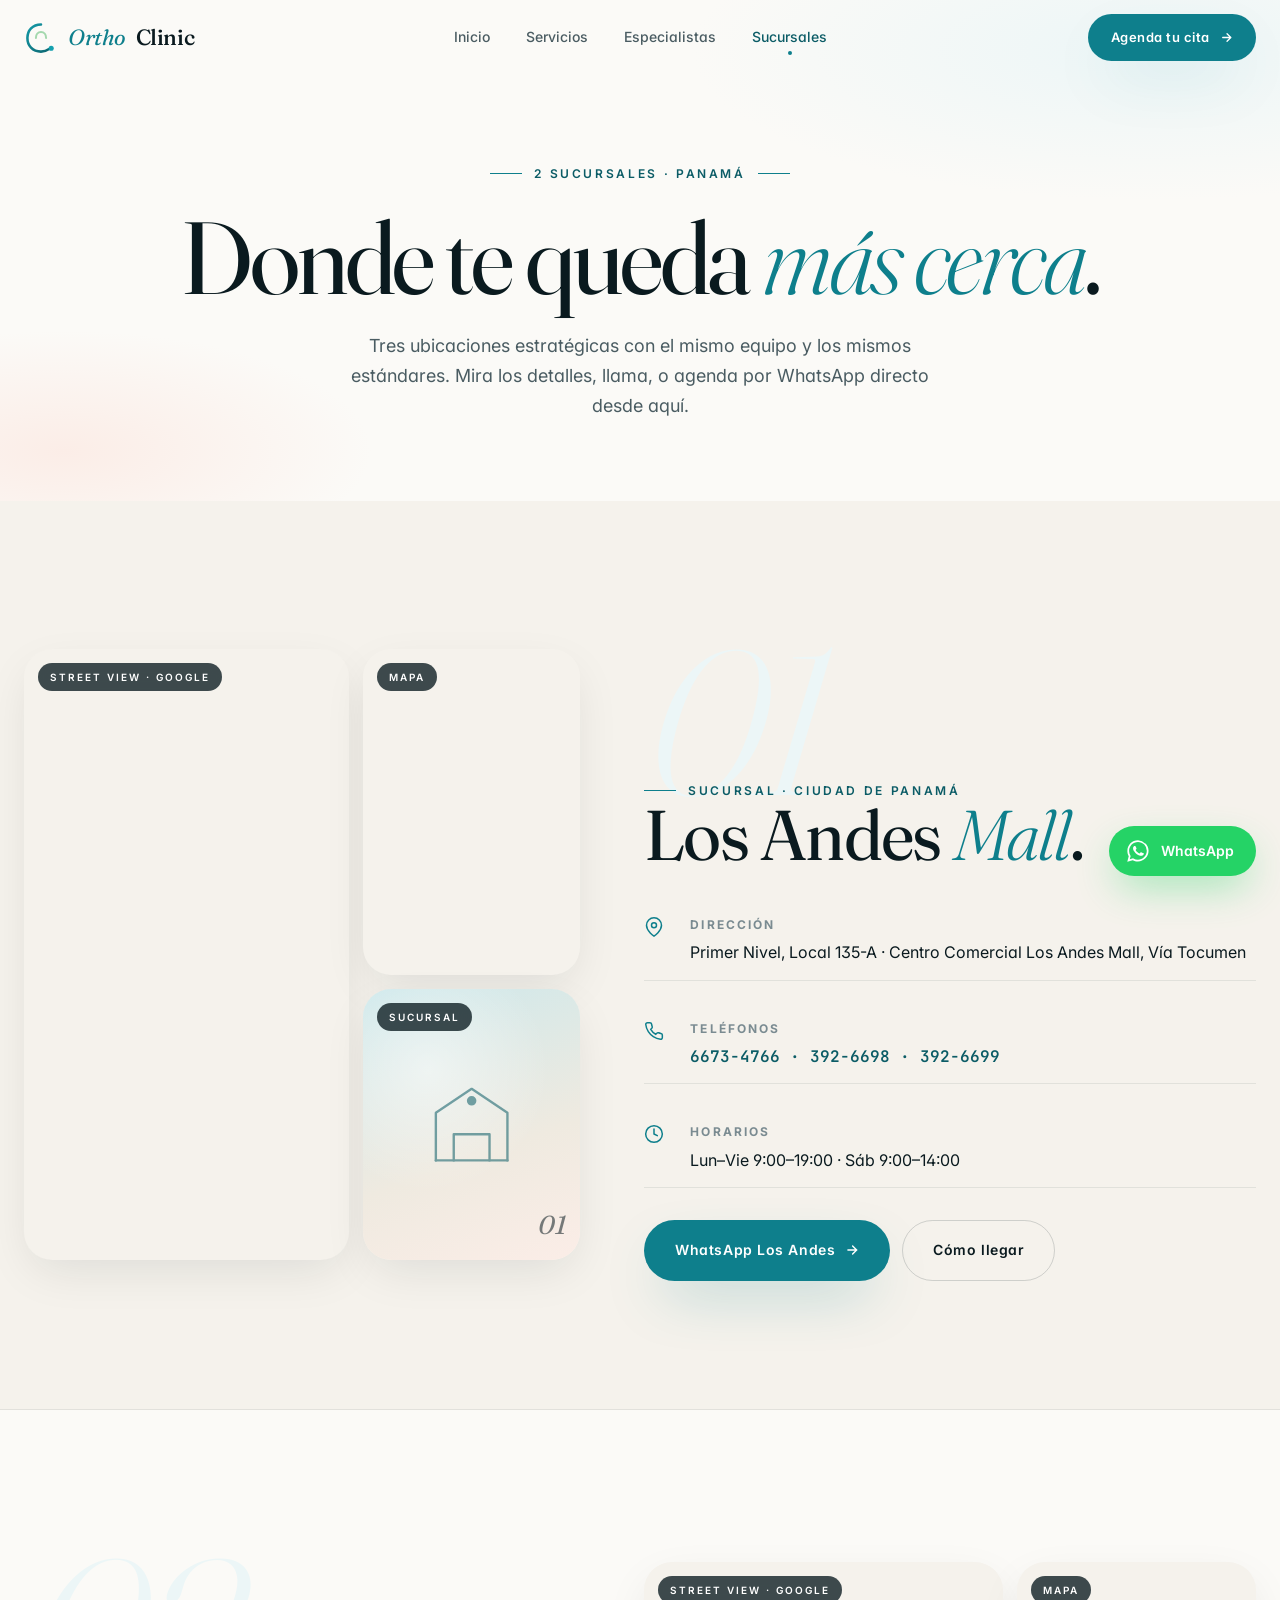
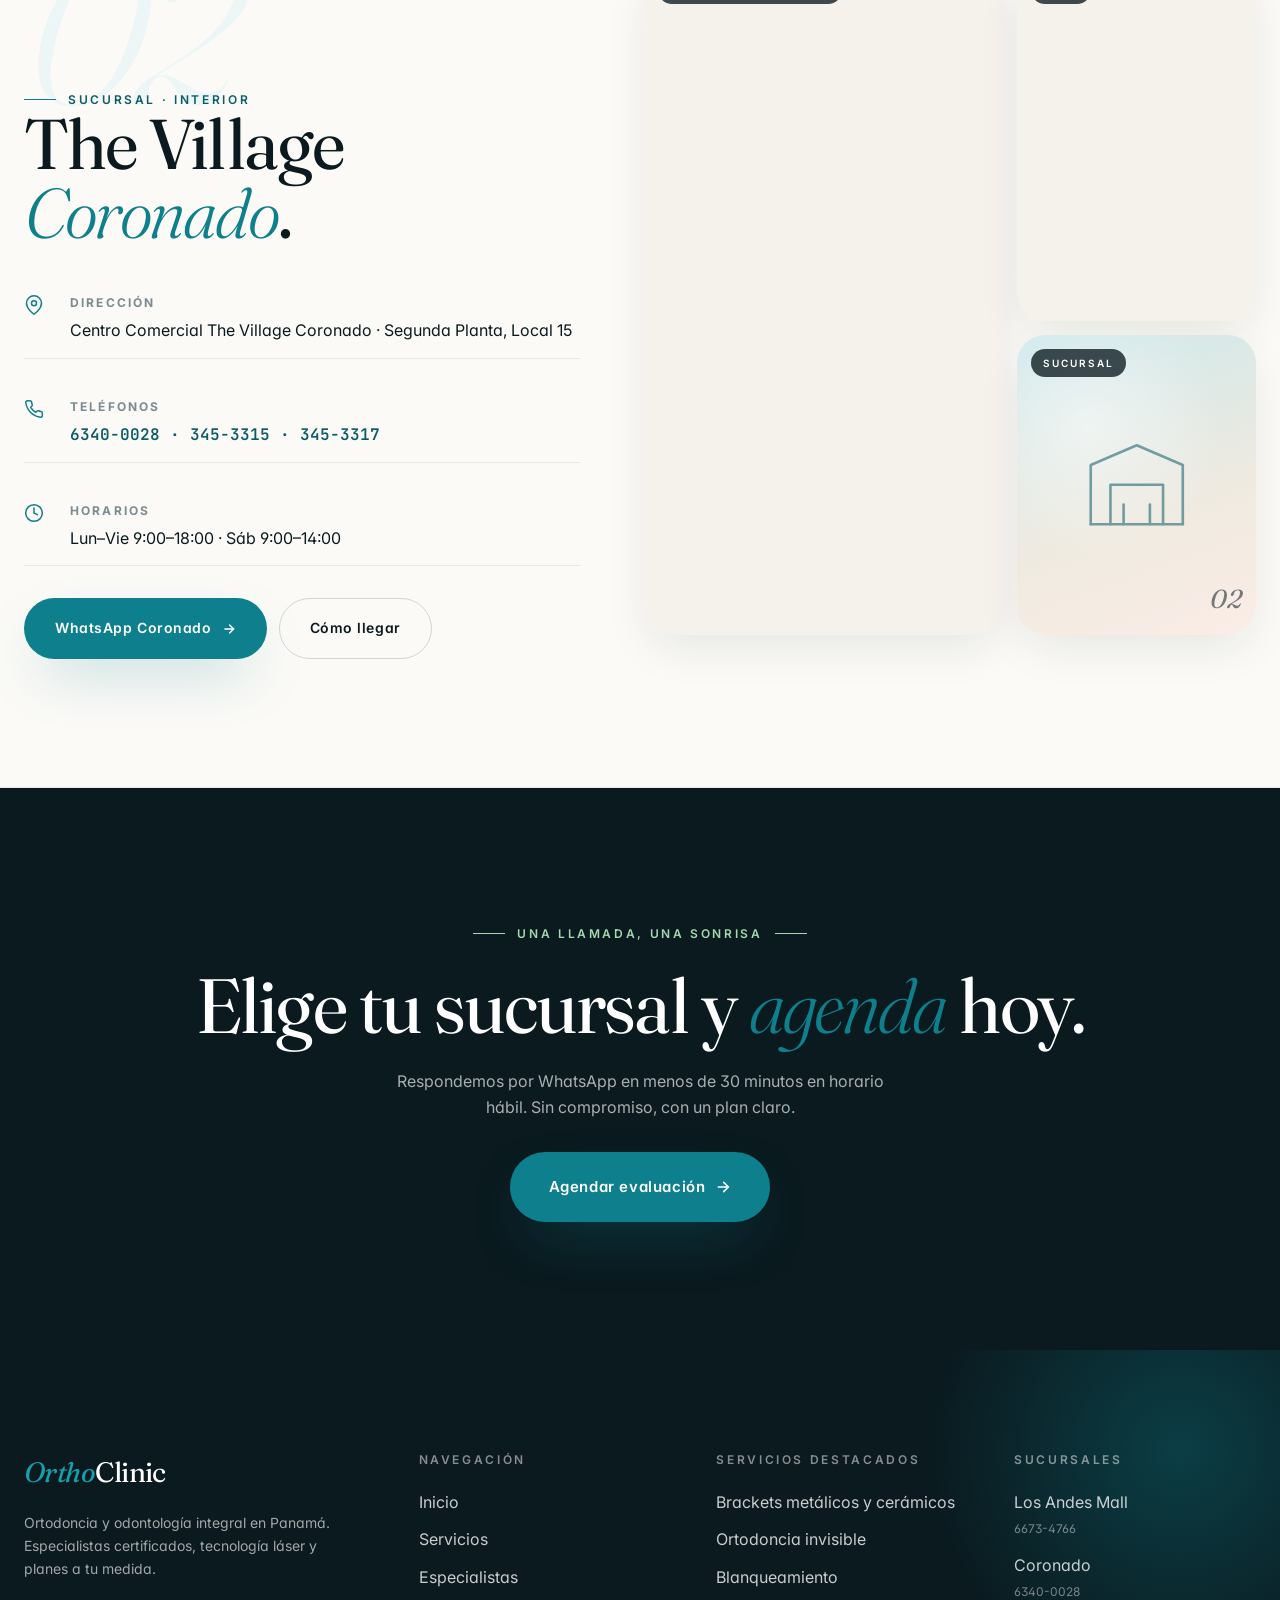
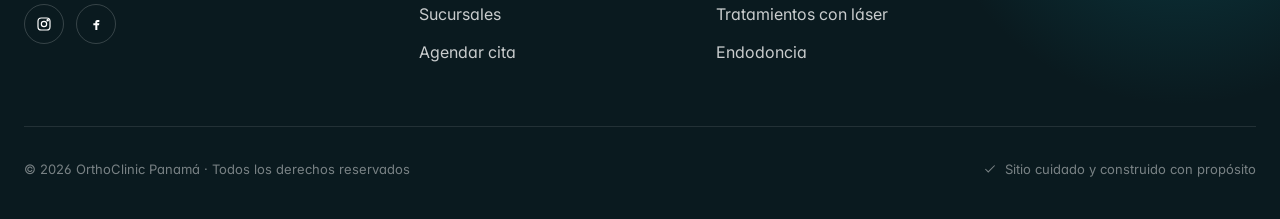
<file: sucursales.html>
<!doctype html>
<html lang="es">
<head>
  <meta charset="utf-8" />
  <meta name="viewport" content="width=device-width, initial-scale=1, viewport-fit=cover" />
  <title>Sucursales — OrthoClinic Panamá</title>
  <meta name="description" content="2 sucursales OrthoClinic: Los Andes Mall y Coronado. Teléfonos, direcciones y rutas de acceso." />
  <meta name="theme-color" content="#0E7F8C" />
  <link rel="icon" href="/public/logo-mark.svg" type="image/svg+xml" />
  <link href="/shared/theme.css?v=3" rel="stylesheet" />
  <style>
    .page-hero {
      padding: calc(var(--oc-nav-h) + 80px) 24px 80px;
      background:
        radial-gradient(60% 50% at 90% 10%, var(--oc-teal-tint) 0%, transparent 60%),
        radial-gradient(40% 40% at 5% 90%, var(--oc-coral-tint) 0%, transparent 60%),
        var(--oc-bg);
      text-align: center;
    }
    .page-hero h1 {
      font-family: var(--oc-font-display);
      font-size: clamp(50px, 8vw, 120px);
      font-weight: 400;
      line-height: 0.98;
      letter-spacing: -0.03em;
      margin: 24px 0 24px;
    }
    .page-hero h1 em { font-style: italic; color: var(--oc-teal); font-weight: 300; }
    .page-hero p { color: var(--oc-ink-mute); font-size: 18px; max-width: 580px; margin: 0 auto; line-height: 1.65; }

    .branch-block {
      padding: clamp(80px, 10vw, 140px) 24px;
      border-bottom: 1px solid var(--oc-line);
    }
    .branch-block:nth-child(even) { background: var(--oc-bg-soft); }
    .branch-inner {
      max-width: var(--oc-max);
      margin: 0 auto;
      display: grid;
      grid-template-columns: 1fr 1.1fr;
      gap: 64px;
      align-items: center;
    }
    .branch-block:nth-child(even) .branch-inner > div:first-child { order: 2; }

    .branch-num {
      font-family: var(--oc-font-display);
      font-size: clamp(120px, 16vw, 220px);
      font-weight: 300;
      line-height: 0.9;
      color: var(--oc-teal-tint);
      letter-spacing: -0.05em;
      margin-bottom: -40px;
      font-style: italic;
    }
    .branch-block h2 {
      font-family: var(--oc-font-display);
      font-size: clamp(42px, 5.5vw, 76px);
      font-weight: 400;
      line-height: 0.98;
      letter-spacing: -0.025em;
      margin: 0 0 24px;
    }
    .branch-block h2 em { font-style: italic; color: var(--oc-teal); font-weight: 300; }
    .branch-info { display: flex; flex-direction: column; gap: 24px; margin: 32px 0; }
    .branch-row {
      display: grid;
      grid-template-columns: 28px 1fr;
      gap: 18px;
      align-items: flex-start;
      padding: 14px 0;
      border-bottom: 1px solid var(--oc-line);
    }
    .branch-row svg { color: var(--oc-teal); margin-top: 2px; }
    .branch-row strong { display: block; font-size: 12px; letter-spacing: 0.18em; text-transform: uppercase; color: var(--oc-ink-soft); margin-bottom: 6px; }
    .branch-row span { font-size: 16px; line-height: 1.5; color: var(--oc-ink); }
    .branch-row span.mono { font-family: var(--oc-font-mono); font-weight: 600; color: var(--oc-teal-deep); }
    .branch-actions { display: flex; gap: 12px; flex-wrap: wrap; margin-top: 16px; }

    .branch-gallery {
      display: grid;
      grid-template-columns: 1.5fr 1fr;
      grid-template-rows: 1.2fr 1fr;
      gap: 14px;
      aspect-ratio: 4/4.4;
    }
    .branch-frame {
      position: relative;
      border-radius: var(--oc-radius-lg);
      overflow: hidden;
      box-shadow: var(--oc-shadow-md);
      background: var(--oc-bg-soft);
    }
    .branch-frame iframe {
      width: 100%;
      height: 100%;
      border: 0;
      display: block;
    }
    .branch-frame-main {
      grid-row: span 2;
    }
    .branch-frame-map iframe {
      filter: grayscale(0.25) contrast(0.95);
    }
    .branch-frame-label {
      position: absolute;
      top: 14px;
      left: 14px;
      padding: 6px 12px;
      background: rgba(10,26,31,0.78);
      backdrop-filter: blur(10px);
      color: #fff;
      font-size: 10px;
      letter-spacing: 0.2em;
      text-transform: uppercase;
      font-weight: 600;
      border-radius: var(--oc-radius-pill);
      z-index: 2;
      pointer-events: none;
    }
    .branch-frame-photo {
      background: linear-gradient(160deg, var(--oc-teal-soft) 0%, var(--oc-bg-warm) 60%, var(--oc-coral-tint) 100%);
      display: flex;
      align-items: center;
      justify-content: center;
      color: var(--oc-teal-deep);
      position: relative;
    }
    .branch-frame-photo::after {
      content: '';
      position: absolute;
      inset: 0;
      background: radial-gradient(circle at 30% 30%, rgba(255,255,255,0.5) 0%, transparent 50%);
    }
    .branch-frame-photo svg { width: 55%; opacity: 0.55; position: relative; z-index: 1; }
    .branch-frame-photo .pill-num {
      position: absolute;
      bottom: 14px;
      right: 14px;
      font-family: var(--oc-font-display);
      font-style: italic;
      font-size: 26px;
      color: rgba(10,26,31,0.55);
      z-index: 1;
    }

    @media (max-width: 980px) {
      .branch-inner, .branch-block:nth-child(even) .branch-inner { grid-template-columns: 1fr; gap: 40px; }
      .branch-block:nth-child(even) .branch-inner > div:first-child { order: 0; }
      .branch-gallery { max-width: 520px; margin: 0 auto; width: 100%; }
    }
    @media (max-width: 640px) {
      .branch-gallery { grid-template-columns: 1fr; grid-template-rows: 1.4fr .8fr .8fr; aspect-ratio: auto; }
      .branch-frame-main { grid-row: auto; height: 280px; }
      .branch-frame-map, .branch-frame-photo { height: 180px; }
    }
  </style>
</head>
<body>

  <section class="page-hero">
    <span class="oc-eyebrow is-center" data-reveal>2 sucursales · Panamá</span>
    <h1 data-reveal data-reveal-delay="1">Donde te queda <em>más cerca</em>.</h1>
    <p data-reveal data-reveal-delay="2">Tres ubicaciones estratégicas con el mismo equipo y los mismos estándares. Mira los detalles, llama, o agenda por WhatsApp directo desde aquí.</p>
  </section>

  <!-- Andes -->
  <section class="branch-block" id="andes">
    <div class="branch-inner">
      <div data-reveal>
        <div class="branch-num">01</div>
        <span class="oc-eyebrow">Sucursal · Ciudad de Panamá</span>
        <h2>Los Andes <em>Mall</em>.</h2>
        <div class="branch-info">
          <div class="branch-row">
            <svg width="20" height="20" viewBox="0 0 24 24" fill="none" stroke="currentColor" stroke-width="1.8" stroke-linecap="round" stroke-linejoin="round"><path d="M21 10c0 7-9 13-9 13s-9-6-9-13a9 9 0 0118 0z"/><circle cx="12" cy="10" r="3"/></svg>
            <div><strong>Dirección</strong><span>Primer Nivel, Local 135-A · Centro Comercial Los Andes Mall, Vía Tocumen</span></div>
          </div>
          <div class="branch-row">
            <svg width="20" height="20" viewBox="0 0 24 24" fill="none" stroke="currentColor" stroke-width="1.8" stroke-linecap="round"><path d="M22 16.92v3a2 2 0 0 1-2.18 2 19.79 19.79 0 0 1-8.63-3.07 19.5 19.5 0 0 1-6-6 19.79 19.79 0 0 1-3.07-8.67A2 2 0 0 1 4.11 2h3a2 2 0 0 1 2 1.72 12.84 12.84 0 0 0 .7 2.81 2 2 0 0 1-.45 2.11L8.09 9.91a16 16 0 0 0 6 6l1.27-1.27a2 2 0 0 1 2.11-.45 12.84 12.84 0 0 0 2.81.7A2 2 0 0 1 22 16.92z"/></svg>
            <div><strong>Teléfonos</strong><span class="mono">6673-4766 · 392-6698 · 392-6699</span></div>
          </div>
          <div class="branch-row">
            <svg width="20" height="20" viewBox="0 0 24 24" fill="none" stroke="currentColor" stroke-width="1.8" stroke-linecap="round" stroke-linejoin="round"><circle cx="12" cy="12" r="10"/><path d="M12 6v6l4 2"/></svg>
            <div><strong>Horarios</strong><span>Lun–Vie 9:00–19:00 · Sáb 9:00–14:00</span></div>
          </div>
        </div>
        <div class="branch-actions">
          <a class="oc-btn oc-btn-teal" href="https://wa.me/50766734766?text=Hola%20OrthoClinic%20Los%20Andes%2C%20quisiera%20agendar%20una%20cita" target="_blank" rel="noopener">
            WhatsApp Los Andes
            <svg width="14" height="14" viewBox="0 0 24 24" fill="none" stroke="currentColor" stroke-width="2.4" stroke-linecap="round"><path d="M5 12h14M13 5l7 7-7 7"/></svg>
          </a>
          <a class="oc-btn oc-btn-outline" href="https://www.google.com/maps/place/OrthoClinic+Panam%C3%A1/@9.0522233,-79.5108441,17z" target="_blank" rel="noopener">Cómo llegar</a>
        </div>
      </div>
      <div class="branch-gallery" data-reveal>
        <div class="branch-frame branch-frame-main">
          <span class="branch-frame-label">Street View · Google</span>
          <iframe src="https://www.google.com/maps?layer=c&cbll=9.0522233,-79.5082692&cbp=12,0,0,0,0&output=svembed" loading="lazy" referrerpolicy="no-referrer-when-downgrade" title="Foto Los Andes Mall"></iframe>
        </div>
        <div class="branch-frame branch-frame-map">
          <span class="branch-frame-label">Mapa</span>
          <iframe src="https://www.google.com/maps?q=9.0522233,-79.5082692&z=17&output=embed" loading="lazy" referrerpolicy="no-referrer-when-downgrade" title="Mapa Los Andes Mall"></iframe>
        </div>
        <div class="branch-frame branch-frame-photo">
          <span class="branch-frame-label">Sucursal</span>
          <svg viewBox="0 0 100 100" fill="none" stroke="currentColor" stroke-width="2" stroke-linecap="round" stroke-linejoin="round">
            <path d="M20 80V40l30-20 30 20v40"/>
            <path d="M35 80V58h30v22"/>
            <path d="M20 80h60"/>
            <circle cx="50" cy="30" r="3" fill="currentColor"/>
          </svg>
          <span class="pill-num">01</span>
        </div>
      </div>
    </div>
  </section>

  <!-- Coronado -->
  <section class="branch-block" id="coronado">
    <div class="branch-inner">
      <div data-reveal>
        <div class="branch-num">02</div>
        <span class="oc-eyebrow">Sucursal · Interior</span>
        <h2>The Village <em>Coronado</em>.</h2>
        <div class="branch-info">
          <div class="branch-row">
            <svg width="20" height="20" viewBox="0 0 24 24" fill="none" stroke="currentColor" stroke-width="1.8" stroke-linecap="round" stroke-linejoin="round"><path d="M21 10c0 7-9 13-9 13s-9-6-9-13a9 9 0 0118 0z"/><circle cx="12" cy="10" r="3"/></svg>
            <div><strong>Dirección</strong><span>Centro Comercial The Village Coronado · Segunda Planta, Local 15</span></div>
          </div>
          <div class="branch-row">
            <svg width="20" height="20" viewBox="0 0 24 24" fill="none" stroke="currentColor" stroke-width="1.8" stroke-linecap="round"><path d="M22 16.92v3a2 2 0 0 1-2.18 2 19.79 19.79 0 0 1-8.63-3.07 19.5 19.5 0 0 1-6-6 19.79 19.79 0 0 1-3.07-8.67A2 2 0 0 1 4.11 2h3a2 2 0 0 1 2 1.72 12.84 12.84 0 0 0 .7 2.81 2 2 0 0 1-.45 2.11L8.09 9.91a16 16 0 0 0 6 6l1.27-1.27a2 2 0 0 1 2.11-.45 12.84 12.84 0 0 0 2.81.7A2 2 0 0 1 22 16.92z"/></svg>
            <div><strong>Teléfonos</strong><span class="mono">6340-0028 · 345-3315 · 345-3317</span></div>
          </div>
          <div class="branch-row">
            <svg width="20" height="20" viewBox="0 0 24 24" fill="none" stroke="currentColor" stroke-width="1.8" stroke-linecap="round" stroke-linejoin="round"><circle cx="12" cy="12" r="10"/><path d="M12 6v6l4 2"/></svg>
            <div><strong>Horarios</strong><span>Lun–Vie 9:00–18:00 · Sáb 9:00–14:00</span></div>
          </div>
        </div>
        <div class="branch-actions">
          <a class="oc-btn oc-btn-teal" href="https://wa.me/50763400028?text=Hola%20OrthoClinic%20Coronado%2C%20quisiera%20agendar%20una%20cita" target="_blank" rel="noopener">
            WhatsApp Coronado
            <svg width="14" height="14" viewBox="0 0 24 24" fill="none" stroke="currentColor" stroke-width="2.4" stroke-linecap="round"><path d="M5 12h14M13 5l7 7-7 7"/></svg>
          </a>
          <a class="oc-btn oc-btn-outline" href="https://maps.app.goo.gl/ZnA58jYfvvtZ6tFA7" target="_blank" rel="noopener">Cómo llegar</a>
        </div>
      </div>
      <div class="branch-gallery" data-reveal>
        <div class="branch-frame branch-frame-main">
          <span class="branch-frame-label">Street View · Google</span>
          <iframe src="https://www.google.com/maps?layer=c&cbll=8.5278,-79.9523&cbp=12,0,0,0,0&output=svembed" loading="lazy" referrerpolicy="no-referrer-when-downgrade" title="Foto Coronado"></iframe>
        </div>
        <div class="branch-frame branch-frame-map">
          <span class="branch-frame-label">Mapa</span>
          <iframe src="https://www.google.com/maps?q=The+Village+Coronado+Panama&z=16&output=embed" loading="lazy" referrerpolicy="no-referrer-when-downgrade" title="Mapa Coronado"></iframe>
        </div>
        <div class="branch-frame branch-frame-photo">
          <span class="branch-frame-label">Sucursal</span>
          <svg viewBox="0 0 100 100" fill="none" stroke="currentColor" stroke-width="2" stroke-linecap="round" stroke-linejoin="round">
            <path d="M15 80V35l35-15 35 15v45"/>
            <path d="M30 80V50h40v30"/>
            <path d="M40 65v15M60 65v15"/>
            <path d="M15 80h70"/>
          </svg>
          <span class="pill-num">02</span>
        </div>
      </div>
    </div>
  </section>

  <section class="oc-section" style="background: var(--oc-ink); color: #fff; text-align: center; padding: clamp(80px, 10vw, 140px) 24px;">
    <div class="oc-container">
      <span class="oc-eyebrow is-center is-light" data-reveal>Una llamada, una sonrisa</span>
      <h2 class="oc-display" style="font-size: clamp(40px, 6vw, 80px); color: #fff; margin: 24px 0 24px;" data-reveal data-reveal-delay="1">
        Elige tu sucursal y <em>agenda</em> hoy.
      </h2>
      <p style="color: rgba(255,255,255,0.65); max-width: 520px; margin: 0 auto 32px;" data-reveal data-reveal-delay="2">Respondemos por WhatsApp en menos de 30 minutos en horario hábil. Sin compromiso, con un plan claro.</p>
      <a class="oc-btn oc-btn-teal oc-btn-lg" href="/agenda" data-reveal data-reveal-delay="3">
        Agendar evaluación
        <svg width="16" height="16" viewBox="0 0 24 24" fill="none" stroke="currentColor" stroke-width="2.4" stroke-linecap="round"><path d="M5 12h14M13 5l7 7-7 7"/></svg>
      </a>
    </div>
  </section>

  <script src="/shared/nav-footer.js?v=3"></script>
</body>
</html>
</file>
<file: shared/theme.css>
/* OrthoClinic — Sistema de diseño premium
   Inspirado en clínicas dentales award-winning (Awwwards) —
   editorial, médico de lujo, con motion sutil y trust signals.
*/
:root {
  /* Color — paleta inspirada en el logo cyan/teal OrthoClinic */
  --oc-bg:           #FBFAF7;
  --oc-bg-soft:      #F5F2EC;
  --oc-bg-warm:      #EFEAE0;
  --oc-surface:      #FFFFFF;
  --oc-ink:          #0A1A1F;
  --oc-ink-2:        #142A30;
  --oc-ink-mute:     #4A5C62;
  --oc-ink-soft:     #7A8B91;

  /* Cyan/teal de la marca (logo) */
  --oc-teal:         #0E7F8C;
  --oc-teal-deep:    #0B5C66;
  --oc-teal-bright:  #15A0AE;
  --oc-teal-soft:    #CDE8EB;
  --oc-teal-tint:    #ECF6F7;

  /* Acento cálido — coral suave para warmth y contraste médico */
  --oc-coral:        #E07B5F;
  --oc-coral-soft:   #F5D7CC;
  --oc-coral-tint:   #FBEDE7;

  /* Mint — usado en el hairline del logo */
  --oc-mint:         #A4D8AE;
  --oc-mint-tint:    #E5F2E5;

  --oc-line:         rgba(10,26,31,0.08);
  --oc-line-strong:  rgba(10,26,31,0.16);
  --oc-line-teal:    rgba(14,127,140,0.30);

  --oc-success:      #0E8F5F;
  --oc-error:        #B91C1C;
  --oc-gold:         #C9A961;

  --oc-shadow-xs:    0 2px 8px rgba(10,26,31,0.04);
  --oc-shadow-sm:    0 4px 16px rgba(10,26,31,0.06);
  --oc-shadow-md:    0 16px 48px -8px rgba(10,26,31,0.10);
  --oc-shadow-lg:    0 32px 80px -16px rgba(10,26,31,0.18);
  --oc-shadow-teal:  0 24px 60px -20px rgba(14,127,140,0.45);
  --oc-glow-teal:    0 0 0 1px rgba(14,127,140,0.40), 0 20px 60px -20px rgba(14,127,140,0.45);

  --oc-radius-xs:    6px;
  --oc-radius-sm:    10px;
  --oc-radius-md:    16px;
  --oc-radius-lg:    28px;
  --oc-radius-xl:    44px;
  --oc-radius-pill:  9999px;

  --oc-ease:         cubic-bezier(0.22, 1, 0.36, 1);
  --oc-ease-out:     cubic-bezier(0.16, 1, 0.3, 1);
  --oc-ease-spring:  cubic-bezier(0.34, 1.56, 0.64, 1);

  --oc-font-display: 'Fraunces', 'Playfair Display', Georgia, serif;
  --oc-font-body:    'Inter', system-ui, -apple-system, sans-serif;
  --oc-font-mono:    'JetBrains Mono', ui-monospace, monospace;

  --oc-nav-h:        76px;
  --oc-max:          1280px;
}

/* Reset & base */
* { box-sizing: border-box; -webkit-font-smoothing: antialiased; -moz-osx-font-smoothing: grayscale; }
html { scroll-behavior: smooth; }
body {
  font-family: var(--oc-font-body);
  color: var(--oc-ink);
  background: var(--oc-bg);
  margin: 0;
  font-size: 16px;
  line-height: 1.6;
  font-feature-settings: 'ss01', 'cv11';
  overflow-x: hidden;
}
img, svg { display: block; max-width: 100%; }
a { color: inherit; text-decoration: none; }
button { font-family: inherit; }
:focus-visible { outline: 2px solid var(--oc-teal); outline-offset: 3px; border-radius: 2px; }

/* Typography utilities */
.oc-display {
  font-family: var(--oc-font-display);
  font-weight: 400;
  letter-spacing: -0.025em;
  line-height: 1.02;
  font-optical-sizing: auto;
}
.oc-display em { font-style: italic; font-weight: 300; color: var(--oc-teal); }
.oc-mono { font-family: var(--oc-font-mono); font-feature-settings: 'tnum'; }

.oc-eyebrow {
  font-family: var(--oc-font-body);
  font-size: 12px;
  letter-spacing: 0.22em;
  text-transform: uppercase;
  font-weight: 600;
  color: var(--oc-teal-deep);
  display: inline-flex;
  align-items: center;
  gap: 12px;
}
.oc-eyebrow::before {
  content: '';
  width: 32px;
  height: 1px;
  background: var(--oc-teal);
  display: inline-block;
  transition: width .8s var(--oc-ease);
}
.oc-eyebrow:hover::before { width: 56px; }
.oc-eyebrow.is-center { justify-content: center; }
.oc-eyebrow.is-center::after {
  content: '';
  width: 32px;
  height: 1px;
  background: var(--oc-teal);
  display: inline-block;
}
.oc-eyebrow.is-light { color: var(--oc-mint); }
.oc-eyebrow.is-light::before, .oc-eyebrow.is-light::after { background: var(--oc-mint); }

/* Buttons */
.oc-btn {
  display: inline-flex;
  align-items: center;
  justify-content: center;
  gap: 10px;
  padding: 18px 30px;
  border-radius: var(--oc-radius-pill);
  font-weight: 600;
  font-size: 14px;
  letter-spacing: 0.04em;
  border: 1px solid transparent;
  cursor: pointer;
  transition: transform .4s var(--oc-ease), box-shadow .4s var(--oc-ease), background .35s var(--oc-ease), color .35s var(--oc-ease), border-color .35s var(--oc-ease);
  position: relative;
  overflow: hidden;
  font-family: var(--oc-font-body);
  white-space: nowrap;
}
.oc-btn svg { transition: transform .4s var(--oc-ease); }
.oc-btn:hover svg { transform: translateX(4px); }

.oc-btn-teal {
  background: var(--oc-teal);
  color: #fff;
  box-shadow: var(--oc-shadow-teal);
}
.oc-btn-teal:hover { background: var(--oc-teal-deep); transform: translateY(-2px); }

.oc-btn-ink {
  background: var(--oc-ink);
  color: #fff;
}
.oc-btn-ink:hover { background: var(--oc-ink-2); transform: translateY(-2px); }

.oc-btn-outline {
  background: transparent;
  color: var(--oc-ink);
  border-color: var(--oc-line-strong);
}
.oc-btn-outline:hover { background: var(--oc-ink); color: #fff; border-color: var(--oc-ink); }

.oc-btn-ghost {
  background: rgba(255,255,255,0.08);
  color: #fff;
  border-color: rgba(255,255,255,0.18);
  backdrop-filter: blur(8px);
}
.oc-btn-ghost:hover { background: #fff; color: var(--oc-ink); }

.oc-btn-whatsapp {
  background: #25D366;
  color: #fff;
}
.oc-btn-whatsapp:hover { background: #1DA851; transform: translateY(-2px); }

.oc-btn-sm { padding: 12px 22px; font-size: 13px; }
.oc-btn-lg { padding: 22px 38px; font-size: 15px; }

/* Sections / layout */
.oc-section { padding: clamp(80px, 10vw, 140px) 24px; position: relative; }
.oc-section-tight { padding: clamp(60px, 8vw, 100px) 24px; }
.oc-container { max-width: var(--oc-max); margin: 0 auto; position: relative; }

.oc-grid { display: grid; gap: 24px; }
.oc-grid-2 { grid-template-columns: repeat(2, 1fr); }
.oc-grid-3 { grid-template-columns: repeat(3, 1fr); }
.oc-grid-4 { grid-template-columns: repeat(4, 1fr); }

/* Cards */
.oc-card {
  background: var(--oc-surface);
  border-radius: var(--oc-radius-lg);
  border: 1px solid var(--oc-line);
  padding: 36px;
  transition: transform .5s var(--oc-ease), box-shadow .5s var(--oc-ease), border-color .35s var(--oc-ease);
  position: relative;
  overflow: hidden;
}
.oc-card:hover {
  transform: translateY(-6px);
  box-shadow: var(--oc-shadow-md);
  border-color: var(--oc-line-teal);
}

/* === NAV === */
.oc-nav {
  position: fixed;
  top: 0; left: 0; right: 0;
  height: var(--oc-nav-h);
  z-index: 100;
  transition: background .4s var(--oc-ease), backdrop-filter .4s, border-color .4s;
  border-bottom: 1px solid transparent;
}
.oc-nav.is-scrolled {
  background: rgba(251,250,247,0.85);
  backdrop-filter: saturate(140%) blur(16px);
  -webkit-backdrop-filter: saturate(140%) blur(16px);
  border-bottom-color: var(--oc-line);
}
.oc-nav-inner {
  height: 100%;
  max-width: var(--oc-max);
  margin: 0 auto;
  padding: 0 24px;
  display: flex;
  align-items: center;
  justify-content: space-between;
  gap: 24px;
}
.oc-nav-logo {
  display: inline-flex;
  align-items: center;
  gap: 10px;
  font-family: var(--oc-font-display);
  font-size: 22px;
  font-weight: 500;
  letter-spacing: -0.02em;
  color: var(--oc-ink);
  z-index: 2;
}
.oc-nav-logo span { color: var(--oc-teal); font-style: italic; font-weight: 400; }
.oc-nav-links {
  display: flex;
  align-items: center;
  gap: 4px;
}
.oc-nav-link {
  padding: 10px 16px;
  font-size: 14px;
  font-weight: 500;
  color: var(--oc-ink-mute);
  border-radius: var(--oc-radius-pill);
  transition: color .3s var(--oc-ease), background .3s;
  position: relative;
}
.oc-nav-link:hover { color: var(--oc-ink); }
.oc-nav-link.is-active { color: var(--oc-teal-deep); }
.oc-nav-link.is-active::after {
  content: '';
  position: absolute;
  bottom: 4px;
  left: 50%;
  transform: translateX(-50%);
  width: 4px;
  height: 4px;
  background: var(--oc-teal);
  border-radius: 50%;
}
.oc-nav-cta { font-size: 13px; padding: 12px 22px; }
.oc-nav-toggle {
  display: none;
  background: transparent;
  border: 1px solid var(--oc-line-strong);
  width: 44px;
  height: 44px;
  border-radius: 50%;
  align-items: center;
  justify-content: center;
  color: var(--oc-ink);
  cursor: pointer;
}

.oc-drawer {
  position: fixed;
  inset: 0;
  background: var(--oc-ink);
  color: #fff;
  z-index: 200;
  display: flex;
  flex-direction: column;
  justify-content: center;
  align-items: center;
  gap: 28px;
  padding: 48px 24px;
  opacity: 0;
  pointer-events: none;
  transition: opacity .4s var(--oc-ease);
}
.oc-drawer.is-open { opacity: 1; pointer-events: auto; }
.oc-drawer-close {
  position: absolute;
  top: 20px; right: 20px;
  background: transparent;
  border: 1px solid rgba(255,255,255,0.18);
  width: 44px;
  height: 44px;
  border-radius: 50%;
  color: #fff;
  display: inline-flex;
  align-items: center;
  justify-content: center;
  cursor: pointer;
}
.oc-drawer-link {
  font-family: var(--oc-font-display);
  font-size: 36px;
  font-weight: 400;
  color: #fff;
  letter-spacing: -0.02em;
}
.oc-drawer-link:hover { color: var(--oc-teal-bright); }

/* === FOOTER === */
.oc-footer {
  background: var(--oc-ink);
  color: rgba(255,255,255,0.78);
  padding: 100px 24px 40px;
  position: relative;
  overflow: hidden;
}
.oc-footer::before {
  content: '';
  position: absolute;
  top: -200px; right: -200px;
  width: 600px; height: 600px;
  background: radial-gradient(circle, rgba(14,127,140,0.35) 0%, transparent 60%);
  pointer-events: none;
}
.oc-footer-inner { max-width: var(--oc-max); margin: 0 auto; position: relative; }
.oc-footer-grid {
  display: grid;
  grid-template-columns: 1.4fr 1fr 1fr 1fr;
  gap: 56px;
  padding-bottom: 60px;
  border-bottom: 1px solid rgba(255,255,255,0.10);
}
.oc-footer-brand {
  font-family: var(--oc-font-display);
  font-size: 28px;
  font-weight: 400;
  color: #fff;
  letter-spacing: -0.02em;
  margin-bottom: 16px;
}
.oc-footer-brand span { color: var(--oc-teal-bright); font-style: italic; }
.oc-footer-tag { color: rgba(255,255,255,0.62); font-size: 14px; max-width: 320px; line-height: 1.65; }
.oc-footer h4 { font-size: 12px; letter-spacing: 0.22em; text-transform: uppercase; color: rgba(255,255,255,0.50); margin: 0 0 20px; font-weight: 600; }
.oc-footer ul { list-style: none; padding: 0; margin: 0; display: flex; flex-direction: column; gap: 12px; }
.oc-footer a:hover { color: var(--oc-teal-bright); }
.oc-footer-bottom {
  padding-top: 32px;
  display: flex;
  justify-content: space-between;
  align-items: center;
  font-size: 13px;
  color: rgba(255,255,255,0.45);
  flex-wrap: wrap;
  gap: 16px;
}

/* === FLOATING WHATSAPP CTA === */
.oc-fab {
  position: fixed;
  bottom: 24px; right: 24px;
  z-index: 90;
  display: flex;
  align-items: center;
  gap: 12px;
  background: #25D366;
  color: #fff;
  padding: 14px 22px 14px 18px;
  border-radius: var(--oc-radius-pill);
  box-shadow: 0 16px 40px -8px rgba(37,211,102,0.45);
  font-weight: 600;
  font-size: 14px;
  transition: transform .4s var(--oc-ease), box-shadow .4s var(--oc-ease);
  animation: fab-bounce 4s var(--oc-ease) 2s infinite;
}
.oc-fab:hover { transform: translateY(-3px) scale(1.03); box-shadow: 0 22px 50px -10px rgba(37,211,102,0.6); animation: none; }
.oc-fab svg { width: 22px; height: 22px; }
.oc-fab-label { display: inline; }
@keyframes fab-bounce {
  0%, 90%, 100% { transform: translateY(0); }
  93% { transform: translateY(-6px); }
  96% { transform: translateY(-2px); }
}

/* === REVEAL ANIMATIONS === */
[data-reveal] {
  opacity: 0;
  transform: translateY(28px);
  transition: opacity 1s var(--oc-ease), transform 1s var(--oc-ease);
}
[data-reveal].is-in { opacity: 1; transform: translateY(0); }
[data-reveal-delay="1"].is-in { transition-delay: .1s; }
[data-reveal-delay="2"].is-in { transition-delay: .2s; }
[data-reveal-delay="3"].is-in { transition-delay: .3s; }
[data-reveal-delay="4"].is-in { transition-delay: .4s; }
[data-reveal-delay="5"].is-in { transition-delay: .5s; }
[data-reveal-delay="6"].is-in { transition-delay: .6s; }

[data-split] { display: inline-block; overflow: hidden; }
[data-split] .split-line {
  display: block;
  overflow: hidden;
}
[data-split] .split-line > span {
  display: inline-block;
  transform: translateY(110%);
  transition: transform 1.2s var(--oc-ease);
}
[data-split].is-in .split-line > span { transform: translateY(0); }
[data-split].is-in .split-line:nth-child(2) > span { transition-delay: .12s; }
[data-split].is-in .split-line:nth-child(3) > span { transition-delay: .24s; }
[data-split].is-in .split-line:nth-child(4) > span { transition-delay: .36s; }

/* Marquee */
.oc-marquee {
  overflow: hidden;
  border-top: 1px solid var(--oc-line);
  border-bottom: 1px solid var(--oc-line);
  padding: 22px 0;
  background: var(--oc-bg-soft);
}
.oc-marquee-track {
  display: flex;
  gap: 60px;
  animation: marquee 32s linear infinite;
  white-space: nowrap;
}
.oc-marquee span {
  font-family: var(--oc-font-display);
  font-size: clamp(22px, 3vw, 36px);
  font-weight: 400;
  letter-spacing: -0.01em;
  color: var(--oc-ink);
  display: inline-flex;
  align-items: center;
  gap: 60px;
}
.oc-marquee span::after {
  content: '✦';
  color: var(--oc-teal);
  font-size: 0.6em;
}
@keyframes marquee {
  0% { transform: translateX(0); }
  100% { transform: translateX(-50%); }
}

/* Form */
.oc-field { display: flex; flex-direction: column; gap: 8px; margin-bottom: 20px; }
.oc-field label { font-size: 12px; letter-spacing: 0.12em; text-transform: uppercase; color: var(--oc-ink-mute); font-weight: 600; }
.oc-input, .oc-select, .oc-textarea {
  width: 100%;
  padding: 16px 20px;
  border: 1px solid var(--oc-line-strong);
  background: var(--oc-surface);
  border-radius: var(--oc-radius-md);
  font-family: var(--oc-font-body);
  font-size: 15px;
  color: var(--oc-ink);
  transition: border-color .3s, box-shadow .3s, background .3s;
}
.oc-input:focus, .oc-select:focus, .oc-textarea:focus {
  outline: none;
  border-color: var(--oc-teal);
  box-shadow: 0 0 0 4px var(--oc-teal-tint);
  background: var(--oc-surface);
}
.oc-textarea { resize: vertical; min-height: 120px; }
.oc-select {
  appearance: none;
  background-image: url("data:image/svg+xml,%3Csvg xmlns='http://www.w3.org/2000/svg' width='14' height='14' viewBox='0 0 24 24' fill='none' stroke='%230B5C66' stroke-width='2' stroke-linecap='round' stroke-linejoin='round'%3E%3Cpath d='M6 9l6 6 6-6'/%3E%3C/svg%3E");
  background-repeat: no-repeat;
  background-position: right 18px center;
  padding-right: 46px;
}

/* Badge */
.oc-badge {
  display: inline-flex;
  align-items: center;
  gap: 8px;
  padding: 8px 16px;
  background: var(--oc-teal-tint);
  color: var(--oc-teal-deep);
  border-radius: var(--oc-radius-pill);
  font-size: 12px;
  font-weight: 600;
  letter-spacing: 0.06em;
}
.oc-badge-coral { background: var(--oc-coral-tint); color: var(--oc-coral); }
.oc-badge-dark { background: var(--oc-ink); color: #fff; }
.oc-dot {
  width: 6px; height: 6px;
  background: currentColor;
  border-radius: 50%;
  animation: pulse 2s var(--oc-ease) infinite;
}
@keyframes pulse {
  0%, 100% { opacity: 1; transform: scale(1); }
  50% { opacity: 0.5; transform: scale(1.4); }
}

/* === RESPONSIVE === */
@media (max-width: 980px) {
  .oc-grid-2, .oc-grid-3, .oc-grid-4 { grid-template-columns: 1fr; }
  .oc-footer-grid { grid-template-columns: 1fr 1fr; gap: 40px; }
  .oc-nav-links, .oc-nav-cta { display: none; }
  .oc-nav-toggle { display: inline-flex; }
  .oc-fab-label { display: none; }
  .oc-fab { padding: 14px; }
}
@media (max-width: 640px) {
  .oc-footer-grid { grid-template-columns: 1fr; }
  .oc-section { padding: 80px 20px; }
  .oc-card { padding: 28px 24px; }
}

@media (prefers-reduced-motion: reduce) {
  *, *::before, *::after { animation-duration: 0.01ms !important; transition-duration: 0.01ms !important; }
  [data-reveal], [data-split] .split-line > span { opacity: 1 !important; transform: none !important; }
}
</file>
